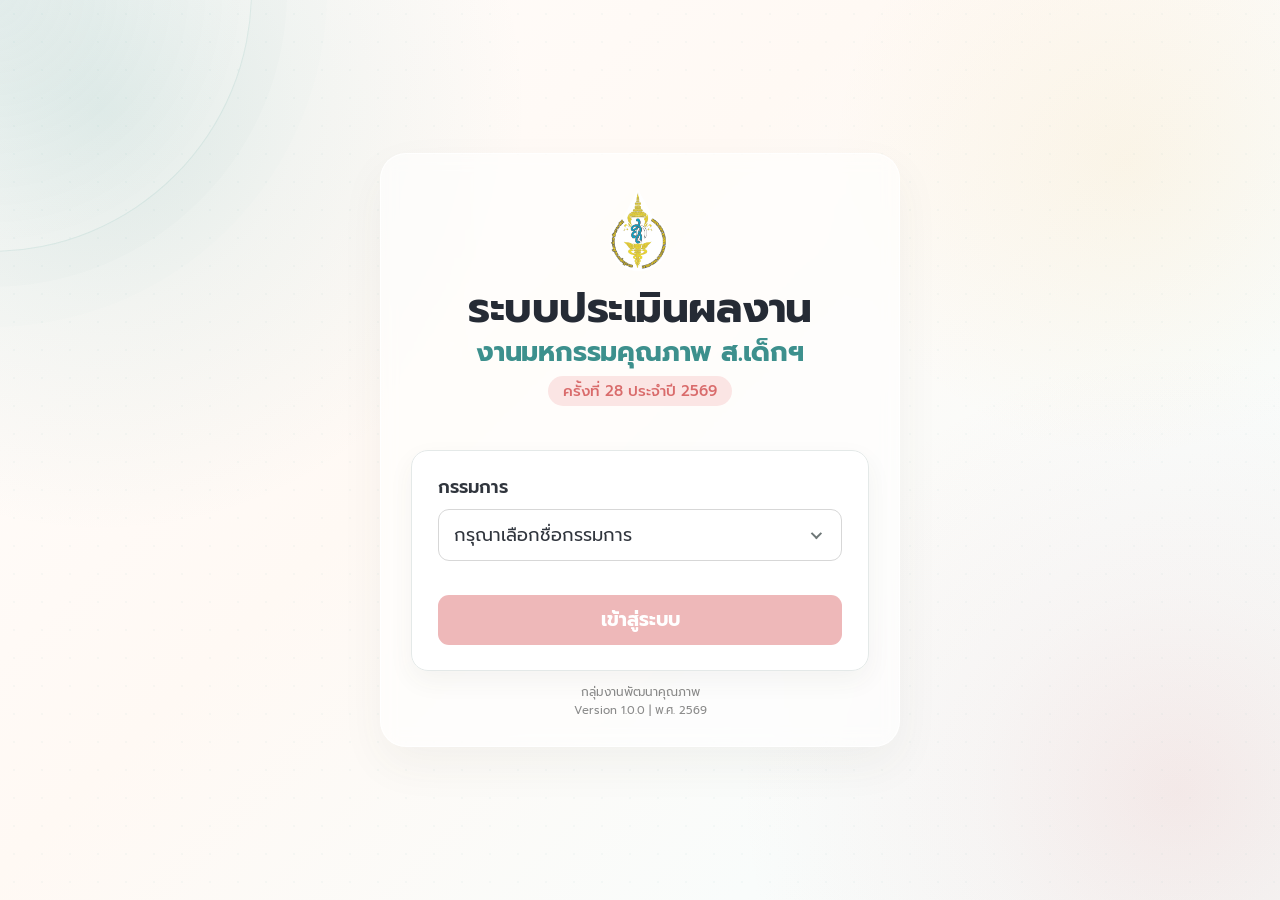
<file: index.html>
<!DOCTYPE html>
<html lang="th">

<head>

  <meta charset="UTF-8">

  <meta name="viewport" content="width=device-width, initial-scale=1, maximum-scale=1, user-scalable=no">

  <title>ระบบประเมินผลงาน มหกรรมคุณภาพ ส.เด็ก</title>


  <!-- ================= GOOGLE FONT ================= -->

  <link rel="preconnect" href="https://fonts.googleapis.com">

  <link
    rel="preconnect"
    href="https://fonts.googleapis.com"
    crossorigin
  >

  <link
    href="https://fonts.googleapis.com/css2?family=Prompt:wght@300;400;500;600;700&display=swap"
    rel="stylesheet"
  >


  <!-- ================= CSS ================= -->

  <link
    rel="stylesheet"
    href="./assets/css/base.css"
  >

  <!-- Global Background -->
  <link
    rel="stylesheet"
    href="./assets/css/background.css"
  >

  <!-- Login -->
  <link
    rel="stylesheet"
    href="./assets/css/login.css"
  >

</head>


<body class="app-page">


  <!-- =====================================================
       GLOBAL BACKGROUND
       ใช้ร่วมกันทุกหน้าของระบบ
       ===================================================== -->

  <div
    class="global-background"
    aria-hidden="true"
  ></div>


  <!-- =====================================================
       APPLICATION
       ===================================================== -->

  <div id="app">


    <!-- ================= LOGIN PAGE ================= -->

    <main class="login-page">


      <div class="login-content">


        <!-- ================= LOGO ================= -->

        <div class="login-logo-wrap">

          <img
            src="./assets/images/Logo QSNICH พื้นขาว.png"
            alt="โลโก้โรงพยาบาล"
            class="login-logo"
          >

        </div>


        <!-- ================= SYSTEM TITLE ================= -->

<div class="login-title">

  <h1>
    ระบบประเมินผลงาน
  </h1>

  <div class="login-event">

    <h2 class="login-event-name">
      งานมหกรรมคุณภาพ ส.เด็กฯ
    </h2>

    <div class="login-event-number">
      ครั้งที่ 28 ประจำปี 2569
    </div>

  </div>

</div>


        <!-- ================= LOGIN PANEL ================= -->

        <section class="login-panel">


          <div class="login-form">


            <label
              for="judgeSelect"
              class="form-label"
            >
              กรรมการ
            </label>


            <!-- ================= CUSTOM DROPDOWN ================= -->

            <div
              class="custom-select"
              id="judgeDropdown"
            >


              <button
                type="button"
                class="custom-select-trigger"
                id="judgeDropdownTrigger"
                aria-haspopup="listbox"
                aria-expanded="false"
              >

                <span id="judgeSelectedText">
                  กรุณาเลือกชื่อกรรมการ
                </span>


                <span class="custom-select-arrow">

                  <span></span>

                </span>

              </button>


              <div
                class="custom-select-menu"
                id="judgeDropdownMenu"
                role="listbox"
              >

                <!--
                  JavaScript จะสร้าง
                  รายชื่อกรรมการตรงนี้
                -->

              </div>


            </div>


            <!-- ================= ERROR ================= -->

            <div
              id="loginError"
              class="form-error"
              aria-live="polite"
            ></div>


            <!-- ================= LOGIN BUTTON ================= -->

            <button
              id="loginButton"
              class="login-button"
              type="button"
              disabled
            >

              เข้าสู่ระบบ

            </button>


          </div>


        </section>


        <!-- ================= FOOTER ================= -->

        <div class="login-footer">


          <span>
            กลุ่มงานพัฒนาคุณภาพ
          </span>


          <span class="footer-year">
            Version 1.0.0 | พ.ศ. 2569
          </span>


        </div>


      </div>


    </main>


  </div>


  <!-- =====================================================
       JAVASCRIPT
       ===================================================== -->

  <script src="./assets/js/config.js"></script>

  <script src="./assets/js/app.js"></script>


</body>

</html>
</file>
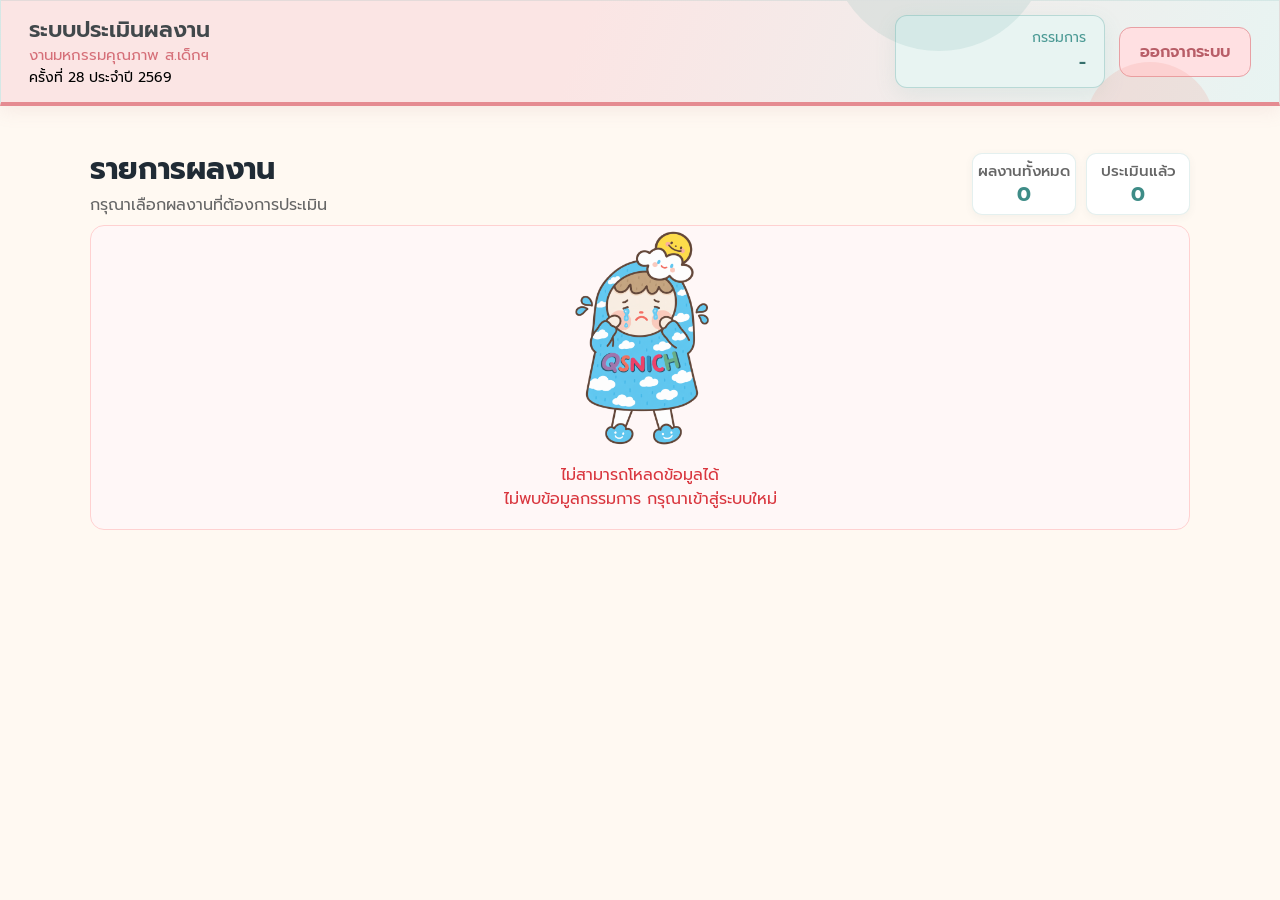
<file: category.html>
<!DOCTYPE html>
<html lang="th">

<head>

    <meta charset="UTF-8">

    <meta name="viewport" content="width=device-width, initial-scale=1, maximum-scale=1, user-scalable=no">

    <title>
        ระบบประเมินผลงาน มหกรรมคุณภาพ ส.เด็ก
    </title>


    <!-- ================= GOOGLE FONT ================= -->

    <link rel="preconnect" href="https://fonts.googleapis.com">

    <link rel="preconnect" href="https://fonts.googleapis.com" crossorigin>

    <link href="https://fonts.googleapis.com/css2?family=Prompt:wght@300;400;500;600;700&display=swap" rel="stylesheet">

    <!-- ================= CSS ================= -->

    <script>
        const DEV_VERSION = "1.1.11";

        document.write(
            '<link rel="stylesheet" href="./assets/css/base.css?v=' +
            DEV_VERSION +
            '">'
        );

        document.write(
            '<link rel="stylesheet" href="./assets/css/background.css?v=' +
            DEV_VERSION +
            '">'
        );

        document.write(
            '<link rel="stylesheet" href="./assets/css/category.css?v=' +
            DEV_VERSION +
            '">'
        );
    </script>

</head>


<body class="app-page">


    <div id="app">


        <!-- ==========================================
             CATEGORY PAGE
             ========================================== -->

        <main class="category-page">


            <div class="category-content">


                <!-- ======================================
                     HEADER
                     ====================================== -->

                <header class="category-header">

                    <div class="category-header-left">

                        <div class="category-header-text">

                            <div class="category-system-name">
                                ระบบประเมินผลงาน
                            </div>

                            <div class="category-event-name">
                                งานมหกรรมคุณภาพ ส.เด็กฯ
                            </div>

                            <div class="category-event-year">
                                ครั้งที่ 28 ประจำปี 2569
                            </div>

                        </div>

                    </div>


                    <div class="category-header-right">

                        <div class="category-judge">

                            <span class="category-judge-label">
                                กรรมการ
                            </span>

                            <span id="judgeName" class="category-judge-name">
                                -
                            </span>

                        </div>


                        <button type="button" id="logoutButton" class="category-logout-button">
                            ออกจากระบบ
                        </button>

                    </div>

                </header>


                <!-- ======================================
                     WORKS HEADER
                     ====================================== -->

                <div class="works-header">


                    <!-- ===============================
                         ฝั่งซ้าย
                         =============================== -->

                    <div class="works-header-text">

                        <h1>
                            รายการผลงาน
                        </h1>

                        <p>
                            กรุณาเลือกผลงานที่ต้องการประเมิน
                        </p>

                    </div>


                    <!-- ===============================
                         ฝั่งขวา
                         =============================== -->

                    <section class="category-summary">

                        <div class="summary-cards">


                            <!-- ผลงานทั้งหมด -->

                            <div class="summary-card">

                                <span class="summary-label">
                                    ผลงานทั้งหมด
                                </span>

                                <strong id="workCount" class="summary-value">
                                    0
                                </strong>

                            </div>


                            <!-- ประเมินแล้ว -->

                            <div class="summary-card">

                                <span class="summary-label">
                                    ประเมินแล้ว
                                </span>

                                <strong id="evaluatedCount" class="summary-value">
                                    0
                                </strong>

                            </div>


                        </div>

                    </section>


                </div>


                <!-- ======================================
                     LOADING
                     ====================================== -->

                <section id="categoryLoading" class="category-loading" hidden>

                    <img src="./assets/images/qsnich-running.png" alt="กำลังโหลด" class="category-loading-character">

                    <div class="category-loading-title">
                        กำลังโหลดรายชื่อผลงาน...
                    </div>

                    <div class="category-loading-text">
                        โปรดรอสักครู่
                    </div>

                </section>


                <!-- ======================================
                     WORK LIST
                     ====================================== -->

                <section id="workList" class="work-list">

                    <!-- JavaScript จะสร้างรายการผลงานตรงนี้ -->

                </section>


                <!-- ======================================
                     EMPTY
                     ====================================== -->

                <section id="emptyState" class="empty-state" hidden>

                    <div class="empty-icon">
                        ✓
                    </div>

                    <h2>
                        ไม่มีผลงานที่ได้รับมอบหมาย
                    </h2>

                    <p>
                        ขณะนี้ยังไม่มีรายการผลงานสำหรับกรรมการท่านนี้
                    </p>

                </section>


            </div>


        </main>


    </div>


    <!-- ================= JS ================= -->

    <script>
        document.write(
            '<script src="./assets/js/config.js?v=' +
            DEV_VERSION +
            '"><\/script>'
        );
    </script>

    <script>
        document.write(
            '<script src="./assets/js/category.js?v=' +
            DEV_VERSION +
            '"><\/script>'
        );
    </script>

</body>

</html>
</file>
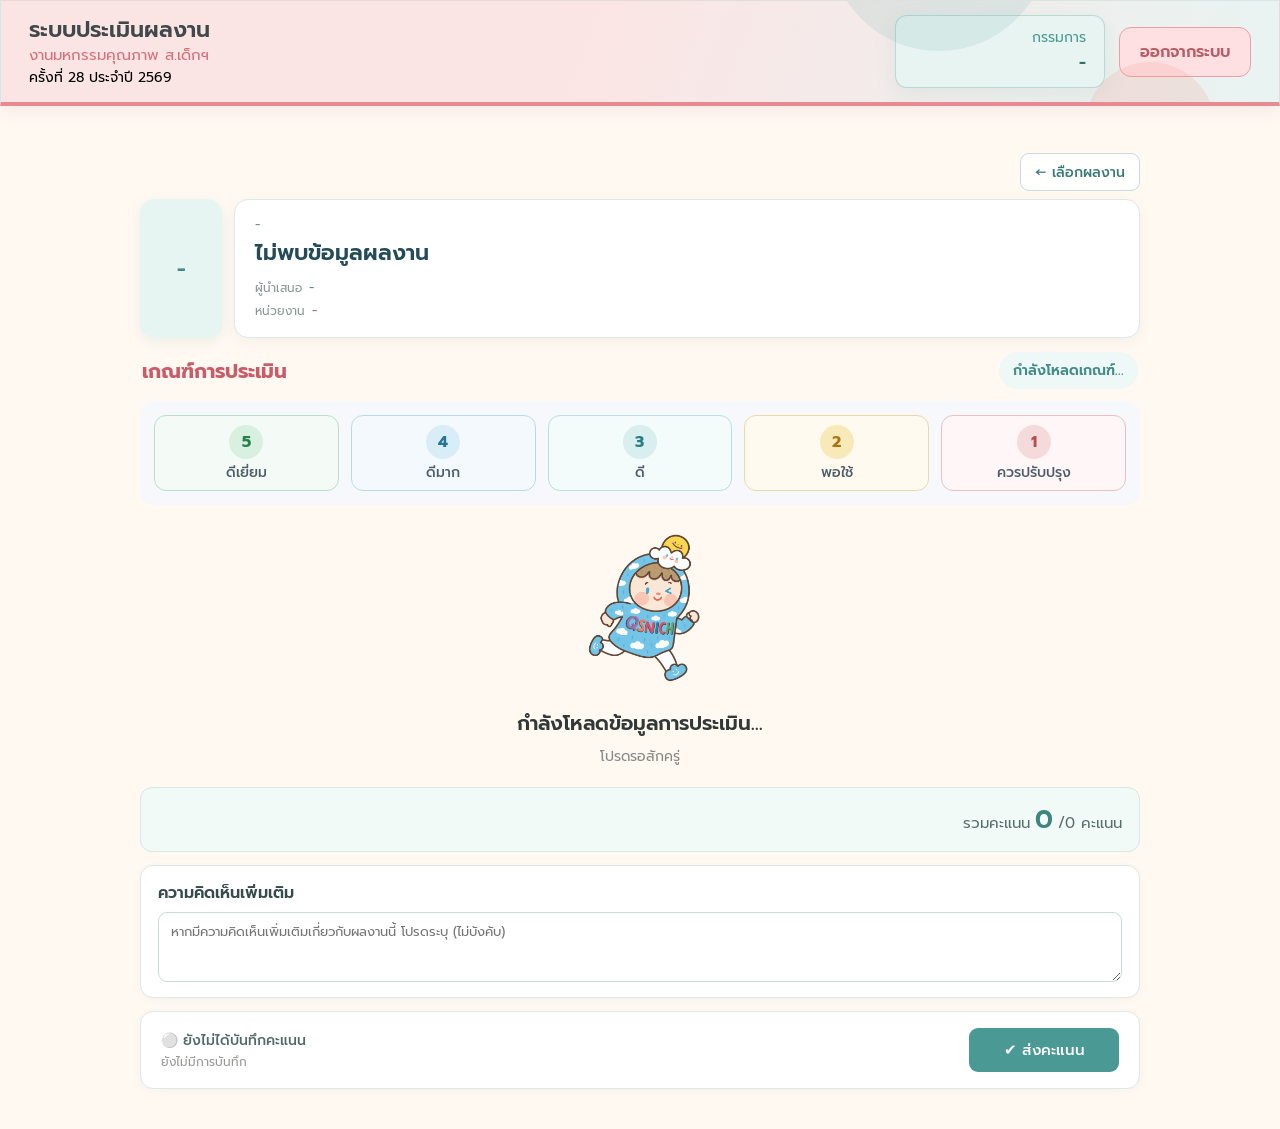
<file: evaluation.html>
<!DOCTYPE html>
<html lang="th">

<head>

    <meta charset="UTF-8">

    <meta name="viewport" content="width=device-width, initial-scale=1, maximum-scale=1, user-scalable=no">

    <title>ระบบประเมินผลงาน</title>


    <!-- =================================================
         FONT
         ================================================= -->

    <link rel="preconnect" href="https://fonts.googleapis.com">

    <link rel="preconnect" href="https://fonts.gstatic.com" crossorigin>

    <link href="https://fonts.googleapis.com/css2?family=Prompt:wght@300;400;500;600;700&display=swap" rel="stylesheet">


    <!-- =================================================
         CSS
         ================================================= -->

    <link rel="stylesheet" href="./assets/css/base.css">

    <link rel="stylesheet" href="./assets/css/background.css">

    <link rel="stylesheet" href="./assets/css/category.css">

    <link rel="stylesheet" href="./assets/css/evaluation.css">

</head>


<body class="app-page">


    <div id="app">


        <main class="evaluation-page">


            <div class="evaluation-content">


                <!-- =================================================
         TOPBAR
         ================================================= -->

                <header class="category-header">

                    <div class="category-header-left">

                        <div class="category-header-text">

                            <div class="category-system-name">
                                ระบบประเมินผลงาน
                            </div>

                            <div class="category-event-name">
                                งานมหกรรมคุณภาพ ส.เด็กฯ
                            </div>

                            <div class="category-event-year">
                                ครั้งที่ 28 ประจำปี 2569
                            </div>

                        </div>

                    </div>


                    <div class="category-header-right">

                        <div class="category-judge">

                            <span class="category-judge-label">
                                กรรมการ
                            </span>

                            <span id="judgeName" class="category-judge-name">
                                -
                            </span>

                        </div>


                        <button type="button" id="logoutButton" class="category-logout-button">
                            ออกจากระบบ
                        </button>

                    </div>

                </header>



                <!-- =================================================
         MAIN AREA
         ================================================= -->

                <div class="evaluation-main">


                    <!-- =================================================
             BACK BUTTON
             ================================================= -->

                    <div class="evaluation-back-row">

                        <button type="button" id="evaluationBackButton" class="evaluation-back-button">

                            <span class="back-icon">
                                ←
                            </span>

                            <span>
                                เลือกผลงาน
                            </span>

                        </button>

                    </div>



                    <!-- =================================================
             WORK SUMMARY
             ================================================= -->

                    <section class="evaluation-work-summary">


                        <!-- WORK ID -->

                        <div id="evaluationWorkId" class="evaluation-work-id-box">
                            -
                        </div>


                        <!-- WORK INFO -->

                        <div class="evaluation-work-info">


                            <!-- CATEGORY -->

                            <div id="evaluationCategory" class="evaluation-category">
                                -
                            </div>


                            <!-- TITLE -->

                            <div id="evaluationWorkTitle" class="evaluation-work-title">
                                -
                            </div>


                            <!-- PRESENTER -->

                            <div class="evaluation-work-meta">

                                <div class="evaluation-meta-label">
                                    ผู้นำเสนอ
                                </div>

                                <div id="evaluationPresenter" class="evaluation-presenter">
                                    -
                                </div>

                            </div>


                            <!-- DEPARTMENT -->

                            <div class="evaluation-work-meta">

                                <div class="evaluation-meta-label">
                                    หน่วยงาน
                                </div>

                                <div id="evaluationDepartment" class="evaluation-department">
                                    -
                                </div>

                            </div>


                        </div>

                    </section>

                    <!-- =================================================
     CRITERIA SECTION
     ================================================= -->

                    <section class="evaluation-section">

                        <div class="evaluation-section-header">

                            <h2>
                                เกณฑ์การประเมิน
                            </h2>

                            <div id="criteriaProgress" class="criteria-progress-summary">
                                กำลังโหลดเกณฑ์...
                            </div>

                        </div>


                        <!-- =================================================
         SCORE SCALE GUIDE
         ================================================= -->

                        <div class="evaluation-scale-guide">

                            <div class="evaluation-scale-item">

                                <strong>
                                    5
                                </strong>

                                <span>
                                    ดีเยี่ยม
                                </span>

                            </div>


                            <div class="evaluation-scale-item">

                                <strong>
                                    4
                                </strong>

                                <span>
                                    ดีมาก
                                </span>

                            </div>


                            <div class="evaluation-scale-item">

                                <strong>
                                    3
                                </strong>

                                <span>
                                    ดี
                                </span>

                            </div>


                            <div class="evaluation-scale-item">

                                <strong>
                                    2
                                </strong>

                                <span>
                                    พอใช้
                                </span>

                            </div>


                            <div class="evaluation-scale-item">

                                <strong>
                                    1
                                </strong>

                                <span>
                                    ควรปรับปรุง
                                </span>

                            </div>

                        </div>


                    </section>


                    <!-- =================================================
     CRITERIA LOADING
     ================================================= -->

                    <section id="criteriaLoading" class="evaluation-loading">

                        <img src="./assets/images/qsnich-running.png" alt="กำลังโหลด"
                            class="evaluation-loading-character">

                        <div class="evaluation-loading-title">
                            กำลังโหลดข้อมูลการประเมิน...
                        </div>

                        <div class="evaluation-loading-text">
                            โปรดรอสักครู่
                        </div>

                    </section>


                    <!-- =================================================
     CRITERIA CONTAINER
     ================================================= -->

                    <div id="criteriaContainer" class="evaluation-criteria" style="display: none;"></div>


                    <!-- =================================================
             TOTAL
             ================================================= -->

                    <section class="evaluation-total">

                        <span>
                            รวมคะแนน
                        </span>

                        <strong id="totalScore">
                            0
                        </strong>

                        <span id="totalScoreMax">
                            /0 คะแนน
                        </span>

                    </section>



                    <!-- =================================================
             COMMENT
             ================================================= -->

                    <section class="evaluation-comment">

                        <div class="evaluation-comment-header">

                            <h2>
                                ความคิดเห็นเพิ่มเติม
                            </h2>

                        </div>


                        <textarea id="scoreComment"
                            placeholder="หากมีความคิดเห็นเพิ่มเติมเกี่ยวกับผลงานนี้ โปรดระบุ (ไม่บังคับ)"></textarea>

                    </section>



                    <!-- =================================================
     SAVE
     ================================================= -->

                    <section class="evaluation-save">


                        <div class="evaluation-save-top">


                            <div>

                                <div id="saveStatus" class="save-status">
                                    ⚪ ยังไม่ได้บันทึกคะแนน
                                </div>


                                <div id="lastSavedTime" class="save-time">
                                    ยังไม่มีการบันทึก
                                </div>

                            </div>

                        </div>

                        <div class="evaluation-save-action">

                            <button type="button" id="finishScoreButton" class="evaluation-submit-button">
                                ✔ ส่งคะแนน
                            </button>

                        </div>


                    </section>


                </div>


            </div>


        </main>


        <!-- =====================================================
     SCORE CONFIRM MODAL
     ===================================================== -->

        <div id="scoreConfirmModal" class="score-modal" hidden>

            <div class="score-modal-backdrop" id="scoreModalBackdrop"></div>


            <div class="score-modal-card">

                <div class="score-modal-icon">
                    ✓
                </div>


                <h2>
                    ยืนยันส่งคะแนน
                </h2>


                <div class="score-modal-question">
                    กรุณาตรวจสอบข้อมูลก่อนยืนยัน
                </div>


                <div class="score-modal-info">

                    <div class="score-modal-row">

                        <span>
                            กรรมการ
                        </span>

                        <strong id="confirmJudgeName">
                            -
                        </strong>

                    </div>


                    <div class="score-modal-row score-modal-total">

                        <span>
                            คะแนนรวม
                        </span>

                        <strong>

                            <span id="confirmTotalScore">
                                0
                            </span>

                            <span id="confirmTotalScoreMax">
                                / 40 คะแนน
                            </span>

                        </strong>

                    </div>

                </div>


                <div class="score-modal-warning">
                    <div>
                        เมื่อกดยืนยัน คะแนนจะถูกบันทึกทันที
                    </div>

                    <div>
                        หากต้องการแก้ไข สามารถกรอกคะแนนใหม่และส่งอีกครั้ง
                    </div>

                    <div>
                        โดยคะแนนที่ส่งเข้ามาล่าสุดจะถูกบันทึกแทนคะแนนเดิม
                    </div>
                </div>


                <div class="score-modal-actions">

                    <button type="button" id="cancelScoreButton" class="score-modal-cancel">
                        กลับไปแก้ไข
                    </button>


                    <button type="button" id="confirmScoreButton" class="score-modal-confirm">
                        ยืนยันส่งคะแนน
                    </button>

                </div>

            </div>

        </div>



        <!-- =================================================
     SCRIPT
     ================================================= -->

        <script src="./assets/js/config.js?v=1.1.12"></script>

        <script src="./assets/js/evaluation.js"></script>


</body>

</html>
</file>
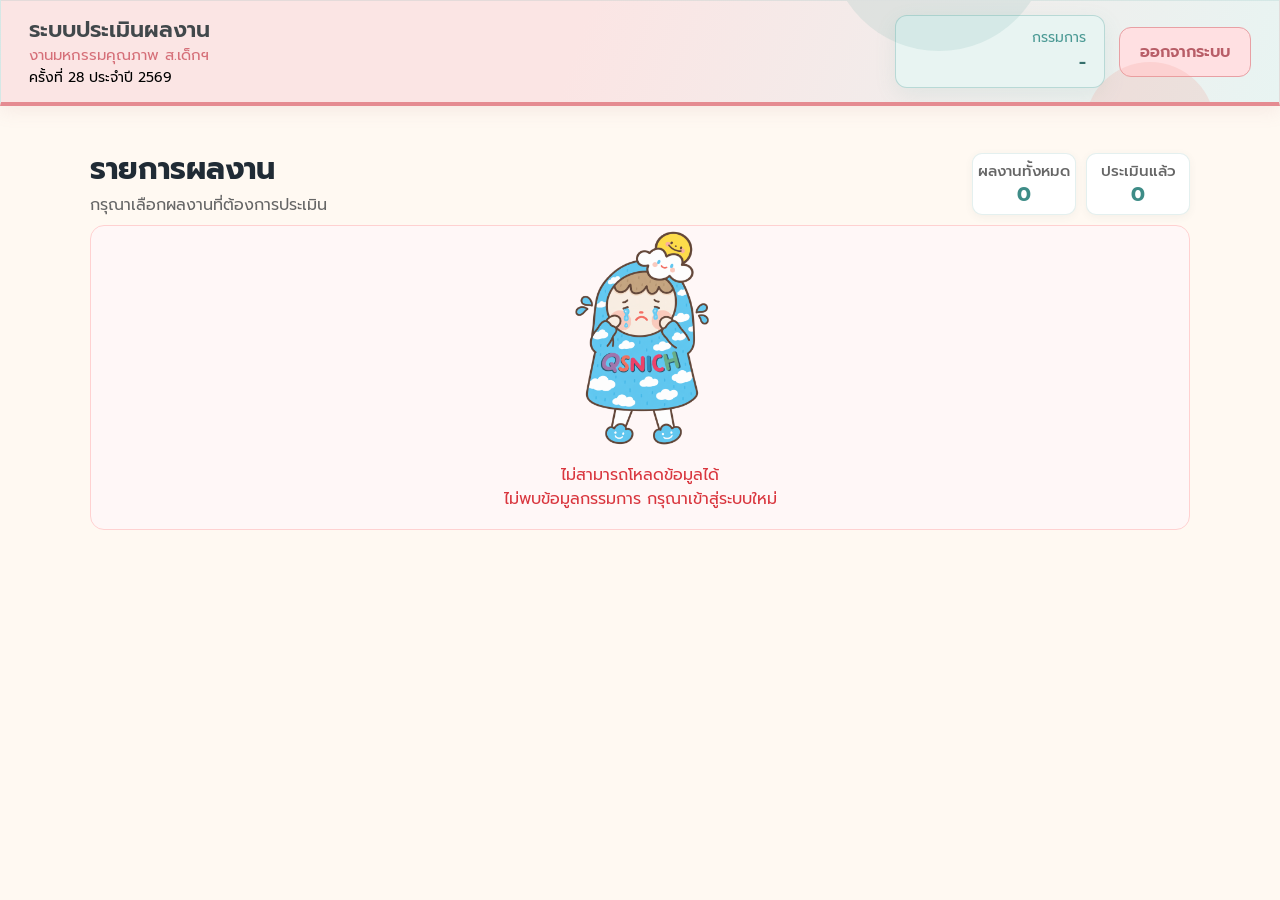
<file: public/category.html>
<!DOCTYPE html>
<html lang="th">

<head>

    <meta charset="UTF-8">

    <meta name="viewport" content="width=device-width, initial-scale=1, maximum-scale=1, user-scalable=no">

    <title>
        ระบบประเมินผลงาน มหกรรมคุณภาพ ส.เด็ก
    </title>


    <!-- ================= GOOGLE FONT ================= -->

    <link rel="preconnect" href="https://fonts.googleapis.com">

    <link rel="preconnect" href="https://fonts.googleapis.com" crossorigin>

    <link href="https://fonts.googleapis.com/css2?family=Prompt:wght@300;400;500;600;700&display=swap" rel="stylesheet">

    <!-- ================= CSS ================= -->

    <script>
        const DEV_VERSION = "1.1.15";

        document.write(
            '<link rel="stylesheet" href="./assets/css/base.css?v=' +
            DEV_VERSION +
            '">'
        );

        document.write(
            '<link rel="stylesheet" href="./assets/css/background.css?v=' +
            DEV_VERSION +
            '">'
        );

        document.write(
            '<link rel="stylesheet" href="./assets/css/category.css?v=' +
            DEV_VERSION +
            '">'
        );
    </script>

</head>


<body class="app-page">


    <div id="app">


        <!-- ==========================================
             CATEGORY PAGE
             ========================================== -->

        <main class="category-page">


            <div class="category-content">


                <!-- ======================================
                     HEADER
                     ====================================== -->

                <header class="category-header">

                    <div class="category-header-left">

                        <div class="category-header-text">

                            <div class="category-system-name">
                                ระบบประเมินผลงาน
                            </div>

                            <div class="category-event-name">
                                งานมหกรรมคุณภาพ ส.เด็กฯ
                            </div>

                            <div class="category-event-year">
                                ครั้งที่ 28 ประจำปี 2569
                            </div>

                        </div>

                    </div>


                    <div class="category-header-right">

                        <div class="category-judge">

                            <span class="category-judge-label">
                                กรรมการ
                            </span>

                            <span id="judgeName" class="category-judge-name">
                                -
                            </span>

                        </div>


                        <button type="button" id="logoutButton" class="category-logout-button">
                            ออกจากระบบ
                        </button>

                    </div>

                </header>


                <!-- ======================================
                     WORKS HEADER
                     ====================================== -->

                <div class="works-header">


                    <!-- ===============================
                         ฝั่งซ้าย
                         =============================== -->

                    <div class="works-header-text">

                        <h1>
                            รายการผลงาน
                        </h1>

                        <p>
                            กรุณาเลือกผลงานที่ต้องการประเมิน
                        </p>

                    </div>


                    <!-- ===============================
                         ฝั่งขวา
                         =============================== -->

                    <section class="category-summary">

                        <div class="summary-cards">


                            <!-- ผลงานทั้งหมด -->

                            <div class="summary-card">

                                <span class="summary-label">
                                    ผลงานทั้งหมด
                                </span>

                                <strong id="workCount" class="summary-value">
                                    0
                                </strong>

                            </div>


                            <!-- ประเมินแล้ว -->

                            <div class="summary-card">

                                <span class="summary-label">
                                    ประเมินแล้ว
                                </span>

                                <strong id="evaluatedCount" class="summary-value">
                                    0
                                </strong>

                            </div>


                        </div>

                    </section>


                </div>


                <!-- ======================================
                     LOADING
                     ====================================== -->

                <section id="categoryLoading" class="category-loading" hidden>

                    <img src="./assets/images/qsnich-running.png" alt="กำลังโหลด" class="category-loading-character">

                    <div class="category-loading-title">
                        กำลังโหลดรายชื่อผลงาน...
                    </div>

                    <div class="category-loading-text">
                        โปรดรอสักครู่
                    </div>

                </section>


                <!-- ======================================
                     WORK LIST
                     ====================================== -->

                <section id="workList" class="work-list">

                    <!-- JavaScript จะสร้างรายการผลงานตรงนี้ -->

                </section>


                <!-- ======================================
                     EMPTY
                     ====================================== -->

                <section id="emptyState" class="empty-state" hidden>

                    <div class="empty-icon">
                        ✓
                    </div>

                    <h2>
                        ไม่มีผลงานที่ได้รับมอบหมาย
                    </h2>

                    <p>
                        ขณะนี้ยังไม่มีรายการผลงานสำหรับกรรมการท่านนี้
                    </p>

                </section>


            </div>


        </main>


    </div>


    <!-- ================= JS ================= -->

    <script>
        document.write(
            '<script src="./assets/js/config.js?v=' +
            DEV_VERSION +
            '"><\/script>'
        );
    </script>

    <script>
        document.write(
            '<script src="./assets/js/category.js?v=' +
            DEV_VERSION +
            '"><\/script>'
        );
    </script>

</body>

</html>
</file>
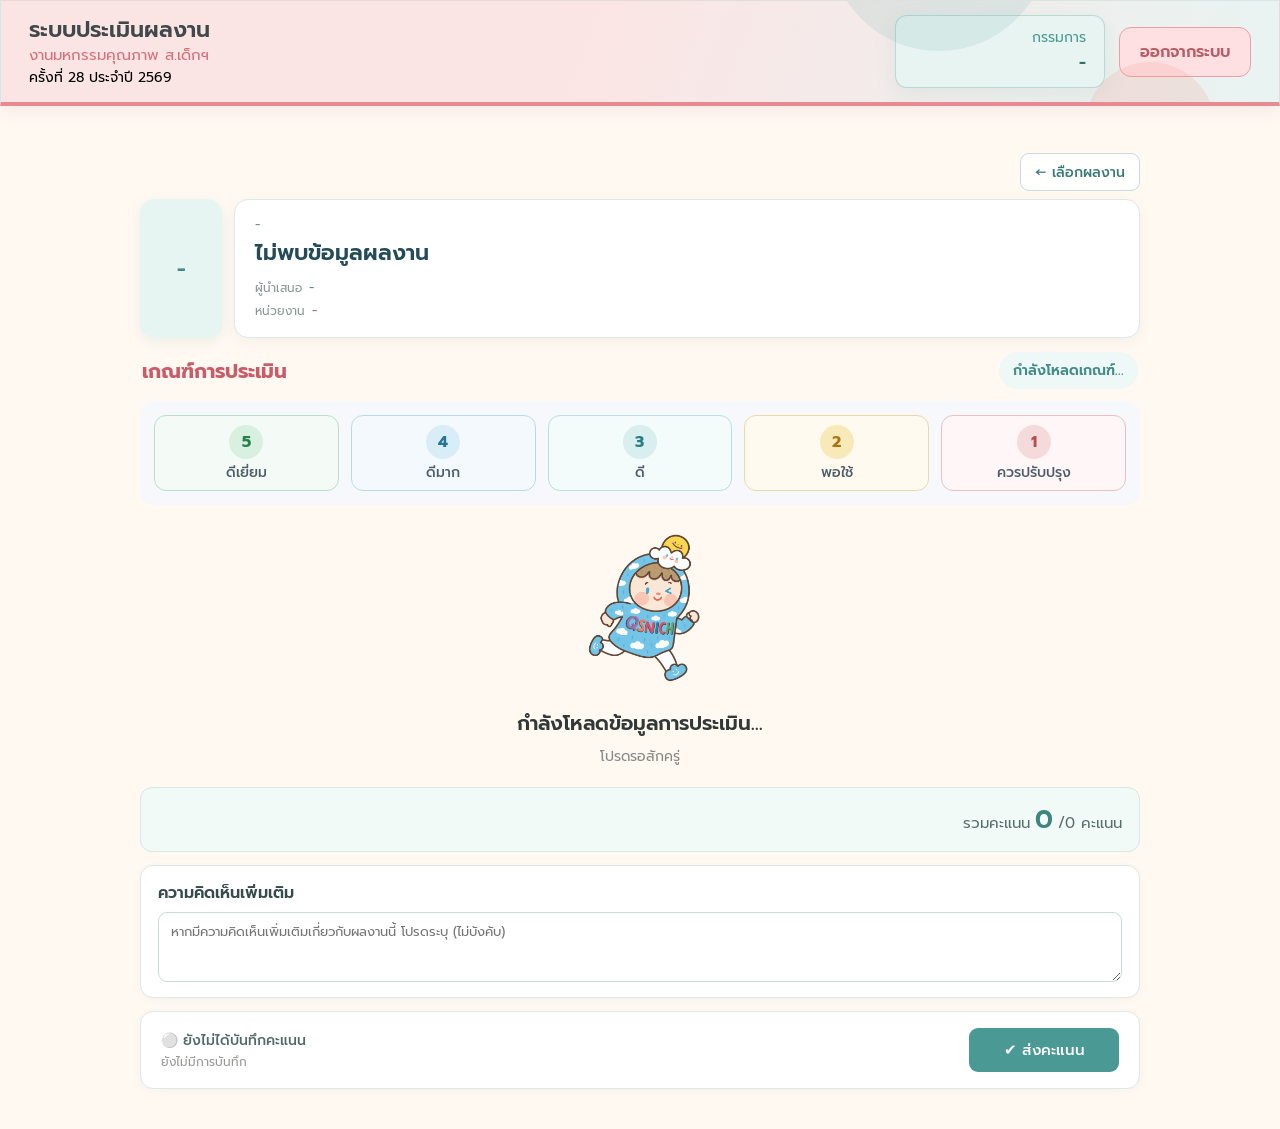
<file: public/evaluation.html>
<!DOCTYPE html>
<html lang="th">

<head>

    <meta charset="UTF-8">

    <meta name="viewport" content="width=device-width, initial-scale=1, maximum-scale=1, user-scalable=no">

    <title>ระบบประเมินผลงาน</title>


    <!-- =================================================
         FONT
         ================================================= -->

    <link rel="preconnect" href="https://fonts.googleapis.com">

    <link rel="preconnect" href="https://fonts.gstatic.com" crossorigin>

    <link href="https://fonts.googleapis.com/css2?family=Prompt:wght@300;400;500;600;700&display=swap" rel="stylesheet">


    <!-- =================================================
         CSS
         ================================================= -->

    <link rel="stylesheet" href="./assets/css/base.css">

    <link rel="stylesheet" href="./assets/css/background.css">

    <link rel="stylesheet" href="./assets/css/category.css">

    <link rel="stylesheet" href="./assets/css/evaluation.css">

</head>


<body class="app-page">


    <div id="app">


        <main class="evaluation-page">


            <div class="evaluation-content">


                <!-- =================================================
         TOPBAR
         ================================================= -->

                <header class="category-header">

                    <div class="category-header-left">

                        <div class="category-header-text">

                            <div class="category-system-name">
                                ระบบประเมินผลงาน
                            </div>

                            <div class="category-event-name">
                                งานมหกรรมคุณภาพ ส.เด็กฯ
                            </div>

                            <div class="category-event-year">
                                ครั้งที่ 28 ประจำปี 2569
                            </div>

                        </div>

                    </div>


                    <div class="category-header-right">

                        <div class="category-judge">

                            <span class="category-judge-label">
                                กรรมการ
                            </span>

                            <span id="judgeName" class="category-judge-name">
                                -
                            </span>

                        </div>


                        <button type="button" id="logoutButton" class="category-logout-button">
                            ออกจากระบบ
                        </button>

                    </div>

                </header>



                <!-- =================================================
         MAIN AREA
         ================================================= -->

                <div class="evaluation-main">


                    <!-- =================================================
             BACK BUTTON
             ================================================= -->

                    <div class="evaluation-back-row">

                        <button type="button" id="evaluationBackButton" class="evaluation-back-button">

                            <span class="back-icon">
                                ←
                            </span>

                            <span>
                                เลือกผลงาน
                            </span>

                        </button>

                    </div>



                    <!-- =================================================
             WORK SUMMARY
             ================================================= -->

                    <section class="evaluation-work-summary">


                        <!-- WORK ID -->

                        <div id="evaluationWorkId" class="evaluation-work-id-box">
                            -
                        </div>


                        <!-- WORK INFO -->

                        <div class="evaluation-work-info">


                            <!-- CATEGORY -->

                            <div id="evaluationCategory" class="evaluation-category">
                                -
                            </div>


                            <!-- TITLE -->

                            <div id="evaluationWorkTitle" class="evaluation-work-title">
                                -
                            </div>


                            <!-- PRESENTER -->

                            <div class="evaluation-work-meta">

                                <div class="evaluation-meta-label">
                                    ผู้นำเสนอ
                                </div>

                                <div id="evaluationPresenter" class="evaluation-presenter">
                                    -
                                </div>

                            </div>


                            <!-- DEPARTMENT -->

                            <div class="evaluation-work-meta">

                                <div class="evaluation-meta-label">
                                    หน่วยงาน
                                </div>

                                <div id="evaluationDepartment" class="evaluation-department">
                                    -
                                </div>

                            </div>


                        </div>

                    </section>

                    <!-- =================================================
     CRITERIA SECTION
     ================================================= -->

                    <section class="evaluation-section">

                        <div class="evaluation-section-header">

                            <h2>
                                เกณฑ์การประเมิน
                            </h2>

                            <div id="criteriaProgress" class="criteria-progress-summary">
                                กำลังโหลดเกณฑ์...
                            </div>

                        </div>


                        <!-- =================================================
         SCORE SCALE GUIDE
         ================================================= -->

                        <div class="evaluation-scale-guide">

                            <div class="evaluation-scale-item">

                                <strong>
                                    5
                                </strong>

                                <span>
                                    ดีเยี่ยม
                                </span>

                            </div>


                            <div class="evaluation-scale-item">

                                <strong>
                                    4
                                </strong>

                                <span>
                                    ดีมาก
                                </span>

                            </div>


                            <div class="evaluation-scale-item">

                                <strong>
                                    3
                                </strong>

                                <span>
                                    ดี
                                </span>

                            </div>


                            <div class="evaluation-scale-item">

                                <strong>
                                    2
                                </strong>

                                <span>
                                    พอใช้
                                </span>

                            </div>


                            <div class="evaluation-scale-item">

                                <strong>
                                    1
                                </strong>

                                <span>
                                    ควรปรับปรุง
                                </span>

                            </div>

                        </div>


                    </section>


                    <!-- =================================================
     CRITERIA LOADING
     ================================================= -->

                    <section id="criteriaLoading" class="evaluation-loading">

                        <img src="./assets/images/qsnich-running.png" alt="กำลังโหลด"
                            class="evaluation-loading-character">

                        <div class="evaluation-loading-title">
                            กำลังโหลดข้อมูลการประเมิน...
                        </div>

                        <div class="evaluation-loading-text">
                            โปรดรอสักครู่
                        </div>

                    </section>


                    <!-- =================================================
     CRITERIA CONTAINER
     ================================================= -->

                    <div id="criteriaContainer" class="evaluation-criteria" style="display: none;"></div>


                    <!-- =================================================
             TOTAL
             ================================================= -->

                    <section class="evaluation-total">

                        <span>
                            รวมคะแนน
                        </span>

                        <strong id="totalScore">
                            0
                        </strong>

                        <span id="totalScoreMax">
                            /0 คะแนน
                        </span>

                    </section>



                    <!-- =================================================
             COMMENT
             ================================================= -->

                    <section class="evaluation-comment">

                        <div class="evaluation-comment-header">

                            <h2>
                                ความคิดเห็นเพิ่มเติม
                            </h2>

                        </div>


                        <textarea id="scoreComment"
                            placeholder="หากมีความคิดเห็นเพิ่มเติมเกี่ยวกับผลงานนี้ โปรดระบุ (ไม่บังคับ)"></textarea>

                    </section>



                    <!-- =================================================
     SAVE
     ================================================= -->

                    <section class="evaluation-save">


                        <div class="evaluation-save-top">


                            <div>

                                <div id="saveStatus" class="save-status">
                                    ⚪ ยังไม่ได้บันทึกคะแนน
                                </div>


                                <div id="lastSavedTime" class="save-time">
                                    ยังไม่มีการบันทึก
                                </div>

                            </div>

                        </div>

                        <div class="evaluation-save-action">

                            <button type="button" id="finishScoreButton" class="evaluation-submit-button">
                                ✔ ส่งคะแนน
                            </button>

                        </div>


                    </section>


                </div>


            </div>


        </main>


        <!-- =====================================================
     SCORE CONFIRM MODAL
     ===================================================== -->

        <div id="scoreConfirmModal" class="score-modal" hidden>

            <div class="score-modal-backdrop" id="scoreModalBackdrop"></div>


            <div class="score-modal-card">

                <div class="score-modal-icon">
                    ✓
                </div>


                <h2>
                    ยืนยันส่งคะแนน
                </h2>


                <div class="score-modal-question">
                    กรุณาตรวจสอบข้อมูลก่อนยืนยัน
                </div>


                <div class="score-modal-info">

                    <div class="score-modal-row">

                        <span>
                            กรรมการ
                        </span>

                        <strong id="confirmJudgeName">
                            -
                        </strong>

                    </div>


                    <div class="score-modal-row score-modal-total">

                        <span>
                            คะแนนรวม
                        </span>

                        <strong>

                            <span id="confirmTotalScore">
                                0
                            </span>

                            <span id="confirmTotalScoreMax">
                                / 40 คะแนน
                            </span>

                        </strong>

                    </div>

                </div>


                <div class="score-modal-warning">
                    <div>
                        เมื่อกดยืนยัน คะแนนจะถูกบันทึกทันที
                    </div>

                    <div>
                        หากต้องการแก้ไข สามารถกรอกคะแนนใหม่และส่งอีกครั้ง
                    </div>

                    <div>
                        โดยคะแนนที่ส่งเข้ามาล่าสุดจะถูกบันทึกแทนคะแนนเดิม
                    </div>
                </div>


                <div class="score-modal-actions">

                    <button type="button" id="cancelScoreButton" class="score-modal-cancel">
                        กลับไปแก้ไข
                    </button>


                    <button type="button" id="confirmScoreButton" class="score-modal-confirm">
                        ยืนยันส่งคะแนน
                    </button>

                </div>

            </div>

        </div>

        <div id="scoreNumpad" class="score-numpad" hidden>

            <button type="button" data-score="0">0</button>
            <button type="button" data-score="1">1</button>
            <button type="button" data-score="2">2</button>
            <button type="button" data-score="3">3</button>
            <button type="button" data-score="4">4</button>
            <button type="button" data-score="5">5</button>

        </div>


        <!-- =================================================
     SCRIPT
     ================================================= -->

        <script src="./assets/js/config.js?v=1.1.16"></script>

        <script src="./assets/js/evaluation.js?v=1.1.16"></script>


</body>

</html>
</file>
<file: assets/css/base.css>
* {
  box-sizing: border-box;
}

html,
body {
  margin: 0;
  padding: 0;
  width: 100%;
  min-height: 100%;
}

body {
  font-family: 'Prompt', sans-serif;
  background: #FFF9F2;
  color: #2F2F2F;
}

button,
input,
select,
textarea {
  font-family: inherit;
}

/* =====================================================
   iPAD / TOUCH DEVICE — LOCK PAGE PINCH ZOOM
   ยังเลื่อนหน้าได้ แต่ไม่ให้ pinch ทั้งเว็บ
   ===================================================== */

html,
body {
    touch-action: pan-x pan-y;
}


/* ส่วนดูโปสเตอร์เต็มจอ
   ให้ JS custom pinch ของเราจัดการเอง */

.work-file-modal.is-ipad-fullscreen
.work-file-poster {
    touch-action: none !important;
}
</file>
<file: assets/css/background.css>
/*
========================================================
ระบบประเมินผลงาน
Global Background Theme
Version : 2.0.0
========================================================
*/


/* ========================================================
   PAGE BASE
   ======================================================== */

.app-page {

  position: relative;

  min-height: 100vh;

  overflow-x: hidden;

}


/* ========================================================
   GLOBAL BACKGROUND
   ======================================================== */

.global-background {

  position: fixed;

  inset: 0;

  width: 100%;
  height: 100%;

  overflow: hidden;

  pointer-events: none;

  z-index: 0;

  background:

    radial-gradient(
      circle at 8% 12%,
      rgba(74, 153, 148, 0.16) 0%,
      rgba(74, 153, 148, 0.07) 14%,
      transparent 30%
    ),

    radial-gradient(
      circle at 92% 88%,
      rgba(217, 107, 107, 0.13) 0%,
      rgba(217, 107, 107, 0.05) 14%,
      transparent 31%
    ),

    radial-gradient(
      circle at 88% 18%,
      rgba(233, 179, 63, 0.09) 0%,
      transparent 22%
    ),

    linear-gradient(
      135deg,
      #FFFDFC 0%,
      #FFF9F4 40%,
      #F9FCFB 75%,
      #F6FBFA 100%
    );

}


/* ========================================================
   DOT PATTERN
   ======================================================== */

.global-background::before {

  content: "";

  position: absolute;

  inset: 0;

  background-image:

    radial-gradient(
      circle,
      rgba(74, 153, 148, 0.09) 1px,
      transparent 1px
    );

  background-size: 28px 28px;

  opacity: 0.45;

}


/* ========================================================
   DECORATIVE ORB
   ======================================================== */

.global-background::after {

  content: "";

  position: absolute;

  width: 520px;
  height: 520px;

  left: -270px;
  top: -270px;

  border-radius: 50%;

  border:
    1px solid
    rgba(74, 153, 148, 0.13);

  background:

    radial-gradient(
      circle,
      rgba(74, 153, 148, 0.08) 0%,
      rgba(74, 153, 148, 0.025) 42%,
      transparent 70%
    );

  box-shadow:

    0 0 0 35px
    rgba(74, 153, 148, 0.015),

    0 0 0 75px
    rgba(74, 153, 148, 0.010);

  animation:
    globalOrbMove
    16s
    ease-in-out
    infinite alternate;

}


/* ========================================================
   GLOBAL ANIMATION
   ======================================================== */

@keyframes globalOrbMove {

  0% {

    transform:
      translate3d(0, 0, 0)
      rotate(0deg);

  }

  100% {

    transform:
      translate3d(22px, 18px, 0)
      rotate(5deg);

  }

}


/* ========================================================
   APP CONTENT
   ======================================================== */

#app {

  position: relative;

  z-index: 1;

}


/* ========================================================
   REDUCED MOTION
   ======================================================== */

@media (prefers-reduced-motion: reduce) {

  .global-background::after {

    animation: none;

  }

}
</file>
<file: assets/css/login.css>
/* ========================================================
   LOGIN PAGE
   ระบบประเมินผลงาน V.2
   ======================================================== */


/* ========================================================
   PAGE
   ======================================================== */

.login-page {
  width: 100%;
  min-height: 100vh;
  min-height: 100dvh;

  display: flex;
  justify-content: center;
  align-items: center;

  box-sizing: border-box;

  padding: 32px 20px;

  font-family: 'Prompt', sans-serif;

  position: relative;
  overflow: hidden;
}


/* ========================================================
   MAIN CONTENT CARD
   การ์ดจางครอบเนื้อหาทั้งหมด
   ======================================================== */

.login-content {

  width: min(520px, 100%);

  margin: 0 auto;

  padding: 30px 34px 24px;

  box-sizing: border-box;

  text-align: center;

  position: relative;

  z-index: 2;

  background: rgba(255, 255, 255, 0.58);

  border: 1px solid rgba(255, 255, 255, 0.82);

  border-radius: 26px;

  box-shadow:
    0 18px 45px rgba(80, 70, 60, 0.055);

  backdrop-filter: blur(8px);

  animation:
    loginContentIn 0.7s cubic-bezier(.22, 1, .36, 1) both;

}


/* ========================================================
   LOGO
   ======================================================== */

.login-logo-wrap {

  display: flex;

  justify-content: center;

  align-items: center;

  margin-bottom: 10px;

  animation:
    loginItemIn 0.55s 0.05s cubic-bezier(.22, 1, .36, 1) both;

}


.login-logo {

  width: 82px;

  height: 82px;

  object-fit: contain;

  display: block;

  transition:
    transform 0.3s ease,
    filter 0.3s ease;

}


.login-logo:hover {

  transform:
    translateY(-2px) scale(1.02);

}


/* ========================================================
   EVENT
   ======================================================== */

.login-event {

  text-align: center;

  animation:
    loginItemIn 0.55s 0.10s cubic-bezier(.22, 1, .36, 1) both;

}


.login-event-name {

  margin: 0;

  color: #3D908D;

  font-size: 30px;

  line-height: 1.3;

  font-weight: 700;

  letter-spacing: -0.2px;

}


.login-event-number {

  display: inline-flex;

  align-items: center;

  justify-content: center;

  margin-top: 6px;

  padding: 4px 15px;

  border-radius: 999px;

  background: #FBE5E4;

  color: #D96B6B;

  font-size: 14px;

  line-height: 1.5;

  font-weight: 500;

  transition:
    transform 0.25s ease,
    box-shadow 0.25s ease;

}


.login-event-number:hover {

  transform:
    translateY(-1px);

  box-shadow:
    0 4px 12px rgba(217, 107, 107, 0.10);

}


/* ========================================================
   DIVIDER
   ======================================================== */

.login-divider {

  width: 105px;

  height: 16px;

  margin: 9px auto 10px;

  display: flex;

  justify-content: center;

  align-items: center;

  position: relative;

  animation:
    dividerIn 0.6s 0.18s ease both;

}


.login-divider::before {

  content: "";

  position: absolute;

  left: 0;

  right: 0;

  top: 50%;

  height: 1px;

  background: #E9DED4;

}


.login-divider-mark {

  width: 6px;
  height: 6px;

  border-radius: 50%;

  background: #E55B5B;

  position: relative;

  z-index: 2;

  box-shadow:
    11px 0 0 #E9B33F,
    22px 0 0 #4A9994;

  transform: translateX(-11px);

  transition:
    transform 0.3s ease;
}

.login-divider:hover .login-divider-mark {
  transform: translateX(-11px) scale(1.15);
}


/* ========================================================
   SYSTEM TITLE
   ======================================================== */

.login-title {

  text-align: center;

  animation:
    loginItemIn 0.55s 0.24s cubic-bezier(.22, 1, .36, 1) both;

}


.login-title h1 {

  margin: 0;

  color: #252B35;

  font-size: 42px;

  line-height: 1.25;

  font-weight: 700;

  letter-spacing: -0.5px;

}


.login-title p {

  margin: 7px 0 0;

  color: #777777;

  font-size: 17px;

  line-height: 1.5;

  font-weight: 400;

}


/* ========================================================
   LOGIN PANEL
   การ์ดขาวด้านใน
   ======================================================== */

.login-panel {

  width: 100%;

  box-sizing: border-box;

  margin-top: 20px;

  padding: 23px 26px 25px;

  background: rgba(255, 255, 255, 0.94);

  border: 1px solid #E4E9E8;

  border-radius: 17px;

  box-shadow:
    0 10px 26px rgba(80, 70, 60, 0.055);

  text-align: left;

  animation:
    panelIn 0.65s 0.30s cubic-bezier(.22, 1, .36, 1) both;

  transition:
    transform 0.3s ease,
    box-shadow 0.3s ease;

}


.login-panel:hover {

  transform:
    translateY(-1px);

  box-shadow:
    0 13px 30px rgba(80, 70, 60, 0.07);

}


/* ========================================================
   FORM
   ======================================================== */

.login-form {

  width: 100%;

}


.form-label {

  display: block;

  margin-bottom: 8px;

  color: #30353D;

  font-size: 17px;

  line-height: 1.5;

  font-weight: 600;

}


/* ========================================================
   SELECT
   ======================================================== */

.select-wrap {

  width: 100%;

}


.judge-select {

  width: 100%;

  height: 50px;

  box-sizing: border-box;

  padding: 0 15px;

  border: 1px solid #D7D7D7;

  border-radius: 11px;

  background-color: #FFFFFF;

  color: #30353D;

  font-family: 'Prompt', sans-serif;

  font-size: 17px;

  line-height: 1.5;

  font-weight: 400;

  outline: none;

  cursor: pointer;

  transition:
    border-color 0.25s ease,
    box-shadow 0.25s ease,
    background-color 0.25s ease,
    transform 0.2s ease;

}


.judge-select:hover {

  border-color:
    #B9D1CF;

  background-color:
    #FFFDFC;

}


.judge-select:focus {

  border-color: #4A9994;

  box-shadow:
    0 0 0 3px rgba(74, 153, 148, 0.10);

}


/* ========================================================
   ERROR
   ======================================================== */

.form-error {

  min-height: 18px;

  margin-top: 6px;

  color: #D9534F;

  font-size: 13px;

  line-height: 1.5;

  transition:
    opacity 0.25s ease,
    transform 0.25s ease;

}


/* ========================================================
   LOGIN BUTTON
   ======================================================== */

.login-button {

  width: 100%;

  height: 50px;

  margin-top: 10px;

  border: 0;

  border-radius: 11px;

  background: #E9A0A2;

  color: #FFFFFF;

  font-family: 'Prompt', sans-serif;

  font-size: 18px;

  line-height: 1.5;

  font-weight: 700;

  cursor: pointer;

  transition:
    background 0.25s ease,
    transform 0.15s ease,
    box-shadow 0.25s ease,
    opacity 0.25s ease;

}


.login-button:hover:not(:disabled) {

  background: #DF8F92;

  box-shadow:
    0 6px 16px rgba(210, 120, 125, 0.18);

  transform:
    translateY(-1px);

}


.login-button:active:not(:disabled) {

  transform:
    translateY(1px) scale(0.995);

  box-shadow:
    0 3px 8px rgba(210, 120, 125, 0.14);

}


.login-button:disabled {

  opacity: 0.75;

  cursor: not-allowed;

}


/* ========================================================
   LOADING
   ใช้ class="loading" บนปุ่มตอนกำลัง Login
   ======================================================== */

.login-button.loading {

  cursor: wait;

  pointer-events: none;

  position: relative;

}


.login-button.loading::after {

  content: "";

  display: inline-block;

  width: 15px;

  height: 15px;

  margin-left: 9px;

  vertical-align: -2px;

  border:
    2px solid rgba(255, 255, 255, 0.4);

  border-top-color:
    #FFFFFF;

  border-radius: 50%;

  animation:
    buttonSpin 0.7s linear infinite;

}


/* ========================================================
   FOOTER
   ======================================================== */

.login-footer {

  margin-top: 12px;

  display: flex;

  flex-direction: column;

  align-items: center;

  justify-content: center;

  gap: 1px;

  color: #8A8A8A;

  font-size: 12px;

  line-height: 1.5;

  font-weight: 400;

  animation:
    loginItemIn 0.55s 0.40s cubic-bezier(.22, 1, .36, 1) both;

}


.login-footer .footer-year {

  font-size: 0.95em;

}


/* ========================================================
   NOTEBOOK / DESKTOP
   ======================================================== */

@media (min-width: 1200px) {

  .login-content {

    width: 520px;

    padding: 32px 30px 26px;

  }


  .login-logo {

    width: 86px;

    height: 86px;

  }


  .login-event-name {

    font-size: 27px;

  }


  .login-event-number {

    font-size: 15px;

  }


  .login-title h1 {

    font-size: 42px;

  }


  .login-title p {

    font-size: 16px;

  }


  .form-label {

    font-size: 18px;

  }


  .judge-select {

    font-size: 18px;

  }


  .login-button {

    font-size: 19px;

  }

}


/* =========================================================
   iPad — แนวตั้ง
   ========================================================= */

@media (min-width: 768px) and (max-width: 1199px) and (orientation: portrait) {

.login-page {
  position: fixed;

  inset: 0;

  width: 100%;
  height: 100dvh;
  min-height: 0;

  display: flex;
  align-items: center;
  justify-content: center;

  margin: 0;
  padding: 20px;

  box-sizing: border-box;

  overflow: hidden;
}

  .login-content {
    width: min(520px, 90vw);
    max-width: 520px;

    margin: 0 auto;
    box-sizing: border-box;
  }

  .login-event-name {
    font-size: 28px;
  }

  .login-event-number {
    font-size: 14px;
  }

  .login-title h1 {
    font-size: 32px;
  }

  .login-title p {
    font-size: 15px;
  }

  .form-label {
    font-size: 15px;
  }

  .judge-select {
    font-size: 16px;
  }

  .login-button {
    font-size: 17px;
  }

  .login-footer {
    font-size: 11px;
  }
}


/* =========================================================
   iPad — แนวนอน
   ========================================================= */

@media (min-width: 768px) and (max-width: 1199px) and (orientation: landscape) {

.login-page {
    position: fixed;
    inset: 0;

    width: 100%;
    height: 100dvh;
    min-height: 0;

    display: flex;
    align-items: center;
    justify-content: center;

    margin: 0;
    padding: 0;

    box-sizing: border-box;
    overflow: hidden;
  }

  .login-content {
    width: min(520px, 90vw);
    max-width: 520px;

    margin: 0 auto;
    box-sizing: border-box;
  }

  .login-event-name {
    font-size: 28px;
  }

  .login-event-number {
    font-size: 14px;
  }

  .login-title h1 {
    font-size: 32px;
  }

  .login-title p {
    font-size: 15px;
  }

  .form-label {
    font-size: 15px;
  }

  .judge-select {
    font-size: 16px;
  }

  .login-button {
    font-size: 17px;
  }

  .login-footer {
    font-size: 11px;
  }
}


/* ========================================================
   MOBILE
   ======================================================== */

@media (max-width: 767px) {

  .login-page {

    min-height: 100svh;

    padding: 24px 16px;

  }


  .login-content {

    width: 100%;

    padding: 25px 18px 22px;

    border-radius: 22px;

  }


  .login-logo {

    width: 70px;

    height: 70px;

  }


  .login-logo-wrap {

    margin-bottom: 8px;

  }


  .login-event-name {

    font-size: 25px;

  }


  .login-event-number {

    margin-top: 5px;

    padding: 4px 13px;

    font-size: 13px;

  }


  .login-divider {

    width: 95px;

    margin: 8px auto 9px;

  }


  .login-title h1 {

    font-size: 26px;

  }


  .login-title p {

    margin-top: 6px;

    font-size: 14px;

  }


  .login-panel {

    margin-top: 18px;

    padding: 20px 18px 22px;

    border-radius: 15px;

  }


  .form-label {

    font-size: 16px;

  }


  .judge-select {

    height: 50px;

    font-size: 16px;

  }


  .login-button {

    height: 50px;

    font-size: 17px;

  }


  .login-footer {

    margin-top: 11px;

    font-size: 11px;

  }

}


/* ========================================================
   ANIMATIONS
   ======================================================== */

@keyframes loginPageFade {

  from {

    opacity: 0;

  }

  to {

    opacity: 1;

  }

}


@keyframes loginContentIn {

  from {

    opacity: 0;

    transform:
      translateY(14px) scale(0.985);

  }

  to {

    opacity: 1;

    transform:
      translateY(0) scale(1);

  }

}


@keyframes loginItemIn {

  from {

    opacity: 0;

    transform:
      translateY(9px);

  }

  to {

    opacity: 1;

    transform:
      translateY(0);

  }

}


@keyframes panelIn {

  from {

    opacity: 0;

    transform:
      translateY(13px);

  }

  to {

    opacity: 1;

    transform:
      translateY(0);

  }

}


@keyframes dividerIn {

  from {

    opacity: 0;

    transform:
      scaleX(0.65);

  }

  to {

    opacity: 1;

    transform:
      scaleX(1);

  }

}


@keyframes decorationFloat {

  0%,
  100% {

    transform:
      translate(0, 0);

  }

  50% {

    transform:
      translate(8px, 6px);

  }

}


@keyframes decorationFloatReverse {

  0%,
  100% {

    transform:
      translate(0, 0);

  }

  50% {

    transform:
      translate(-8px, -6px);

  }

}


@keyframes buttonSpin {

  to {

    transform:
      rotate(360deg);

  }

}


/* ========================================================
   REDUCED MOTION
   ======================================================== */

@media (prefers-reduced-motion: reduce) {

  .login-page,
  .login-content,
  .login-logo-wrap,
  .login-event,
  .login-divider,
  .login-title,
  .login-panel,
  .login-footer {

    animation: none;

  }


  .login-page::before,
  .login-page::after {

    animation: none;

  }


  .login-logo,
  .login-event-number,
  .login-panel,
  .judge-select,
  .login-button {

    transition: none;

  }

}

/* ========================================================
   ✨ MICRO INTERACTION
   ======================================================== */

.login-logo {

  transition:
    transform 0.35s cubic-bezier(.22, 1, .36, 1);

}


.login-logo:hover {

  transform:
    translateY(-3px) scale(1.025);

}


.login-event-number {

  transition:
    transform 0.25s ease,
    box-shadow 0.25s ease;

}


.login-event-number:hover {

  transform:
    translateY(-1px);

  box-shadow:
    0 5px 15px rgba(217, 107, 107, 0.12);

}


.login-panel {

  transition:
    transform 0.3s ease,
    box-shadow 0.3s ease;

}


.login-panel:hover {

  transform:
    translateY(-2px);

  box-shadow:
    0 14px 32px rgba(70, 65, 60, 0.075);

}


.judge-select {

  transition:
    border-color 0.25s ease,
    box-shadow 0.25s ease,
    background-color 0.25s ease;

}


.judge-select:focus {

  border-color:
    #4A9994;

  box-shadow:
    0 0 0 4px rgba(74, 153, 148, 0.10);

}


.login-button {

  transition:
    transform 0.2s cubic-bezier(.22, 1, .36, 1),
    box-shadow 0.25s ease,
    background-color 0.25s ease;

}


.login-button:not(:disabled):hover {

  transform:
    translateY(-2px);

  box-shadow:
    0 8px 20px rgba(210, 120, 125, 0.20);

}


.login-button:not(:disabled):active {

  transform:
    translateY(1px) scale(0.99);

}


/* ========================================================
   ✨ KEYFRAMES
   ======================================================== */

@keyframes pageBackgroundIn {

  from {
    opacity: 0;
  }

  to {
    opacity: 1;
  }

}


@keyframes cardAppear {

  from {

    opacity: 0;

    transform:
      translateY(18px) scale(0.985);

  }

  to {

    opacity: 1;

    transform:
      translateY(0) scale(1);

  }

}


@keyframes itemAppear {

  from {

    opacity: 0;

    transform:
      translateY(10px);

  }

  to {

    opacity: 1;

    transform:
      translateY(0);

  }

}


@keyframes panelAppear {

  from {

    opacity: 0;

    transform:
      translateY(16px) scale(0.99);

  }

  to {

    opacity: 1;

    transform:
      translateY(0) scale(1);

  }

}


@keyframes dividerAppear {

  from {

    opacity: 0;

    transform:
      scaleX(0.5);

  }

  to {

    opacity: 1;

    transform:
      scaleX(1);

  }

}


/* ---------- พื้นหลังขยับช้า ๆ ---------- */

@keyframes backgroundFloat1 {

  0%,
  100% {

    transform:
      translate(0, 0);

  }

  50% {

    transform:
      translate(20px, 15px);

  }

}


@keyframes backgroundFloat2 {

  0%,
  100% {

    transform:
      translate(0, 0);

  }

  50% {

    transform:
      translate(-18px, -12px);

  }

}


/* ========================================================
   ลด animation ถ้าเครื่องตั้งค่า Reduce Motion
   ======================================================== */

@media (prefers-reduced-motion: reduce) {

  .login-page,
  .login-content,
  .login-logo-wrap,
  .login-event,
  .login-divider,
  .login-title,
  .login-panel,
  .login-footer,
  .login-page::before,
  .login-page::after {

    animation: none !important;

  }

}

/* ========================================================
   CUSTOM JUDGE DROPDOWN
   ======================================================== */

.custom-select {

  width: 100%;

  position: relative;

  font-family: 'Prompt', sans-serif;

}


/* ========================================================
   TRIGGER
   ======================================================== */

.custom-select-trigger {

  width: 100%;

  min-height: 50px;

  padding: 0 15px;

  box-sizing: border-box;

  display: flex;

  align-items: center;

  justify-content: space-between;

  gap: 12px;

  border: 1px solid #D7D7D7;

  border-radius: 11px;

  background: #FFFFFF;

  color: #30353D;

  font-family: 'Prompt', sans-serif;

  font-size: 17px;

  font-weight: 400;

  text-align: left;

  cursor: pointer;

  outline: none;

  transition:
    border-color 0.25s ease,
    box-shadow 0.25s ease,
    background-color 0.25s ease,
    transform 0.15s ease;

}


.custom-select-trigger:hover {

  border-color: #B9D1CF;

  background: #FFFDFC;

}


.custom-select.open .custom-select-trigger {

  border-color: #4A9994;

  box-shadow:
    0 0 0 4px rgba(74, 153, 148, 0.10);

  background: #FFFFFF;

}


/* ========================================================
   ARROW
   ======================================================== */

.custom-select-arrow {

  width: 22px;

  height: 22px;

  flex: 0 0 22px;

  display: flex;

  align-items: center;

  justify-content: center;

  transition:
    transform 0.3s cubic-bezier(.22, 1, .36, 1);

}


.custom-select-arrow span {

  width: 8px;

  height: 8px;

  display: block;

  border-right: 2px solid #6E7777;

  border-bottom: 2px solid #6E7777;

  transform:
    rotate(45deg) translateY(-2px);

}


.custom-select.open .custom-select-arrow {

  transform:
    rotate(180deg);

}


/* ========================================================
   DROPDOWN MENU
   ======================================================== */

.custom-select-menu {

  position: absolute;

  left: 0;

  right: 0;

  top: calc(100% + 8px);

  z-index: 50;

  max-height: 0;

  overflow: hidden;

  opacity: 0;

  visibility: hidden;

  transform:
    translateY(-7px) scale(0.985);

  transform-origin:
    top center;

  padding: 0;

  box-sizing: border-box;

  border:
    1px solid transparent;

  border-radius: 13px;

  background: #FFFFFF;

  box-shadow:
    0 12px 30px rgba(60, 65, 65, 0.10);

  transition:
    max-height 0.35s cubic-bezier(.22, 1, .36, 1),
    opacity 0.22s ease,
    transform 0.30s cubic-bezier(.22, 1, .36, 1),
    visibility 0.30s ease,
    padding 0.30s ease,
    border-color 0.30s ease;

}


.custom-select.open .custom-select-menu {

  max-height: 360px;

  padding: 6px;

  opacity: 1;

  visibility: visible;

  transform:
    translateY(0) scale(1);

  border-color:
    #E4E9E8;

}


/* ========================================================
   OPTION
   ======================================================== */

.custom-select-option {

  width: 100%;

  min-height: 46px;

  padding: 9px 12px;

  box-sizing: border-box;

  display: flex;

  align-items: center;

  border: 0;

  border-radius: 9px;

  background: transparent;

  color: #30353D;

  font-family: 'Prompt', sans-serif;

  font-size: 16px;

  line-height: 1.4;

  text-align: left;

  cursor: pointer;

  opacity: 0;

  transform:
    translateY(-5px);

  transition:
    background-color 0.18s ease,
    color 0.18s ease,
    transform 0.25s cubic-bezier(.22, 1, .36, 1),
    opacity 0.25s ease;

}


/* ตอน dropdown เปิด
   ให้แต่ละชื่อค่อย ๆ ลงมา */

.custom-select.open .custom-select-option {

  opacity: 1;

  transform:
    translateY(0);

}


.custom-select.open .custom-select-option:nth-child(1) {
  transition-delay: 0.03s;
}

.custom-select.open .custom-select-option:nth-child(2) {
  transition-delay: 0.05s;
}

.custom-select.open .custom-select-option:nth-child(3) {
  transition-delay: 0.07s;
}

.custom-select.open .custom-select-option:nth-child(4) {
  transition-delay: 0.09s;
}

.custom-select.open .custom-select-option:nth-child(5) {
  transition-delay: 0.11s;
}

.custom-select.open .custom-select-option:nth-child(6) {
  transition-delay: 0.13s;
}

.custom-select.open .custom-select-option:nth-child(7) {
  transition-delay: 0.15s;
}

.custom-select.open .custom-select-option:nth-child(8) {
  transition-delay: 0.17s;
}

.custom-select.open .custom-select-option:nth-child(9) {
  transition-delay: 0.19s;
}


/* hover */

.custom-select-option:hover {

  background:
    #F0F7F6;

  color:
    #397F7C;

  transform:
    translateX(2px);

}


/* selected */

.custom-select-option.selected {

  background:
    #EAF4F3;

  color:
    #397F7C;

  font-weight: 600;

}


/* ========================================================
   MOBILE
   ======================================================== */

@media (max-width: 767px) {

  .custom-select-trigger {

    min-height: 50px;

    font-size: 16px;

  }


  .custom-select-option {

    min-height: 46px;

    font-size: 15px;

  }

}


/* ========================================================
   IPAD / DESKTOP
   ======================================================== */

@media (min-width: 768px) {

  .custom-select-trigger {

    min-height: 52px;

    font-size: 18px;

  }


  .custom-select-option {

    min-height: 48px;

    font-size: 17px;

  }

}

/* ========================================================
   CUSTOM DROPDOWN - FIX SCROLL + LAYER
   ======================================================== */


.login-page {
  overflow: hidden;
}


/* --------------------------------------------------------
   2. ยก Login Panel ให้อยู่เหนือ Footer
   -------------------------------------------------------- */

.login-panel {

  position: relative;

  z-index: 20;

}


/* ตอนเปิด Dropdown ยกขึ้นอีกชั้น */

.login-panel:has(.custom-select.open) {

  z-index: 1000;

}


/* ตัว Dropdown */

.custom-select {

  position: relative;

  z-index: 1001;

}


/* --------------------------------------------------------
   3. Dropdown Menu
   -------------------------------------------------------- */

.custom-select-menu {

  position: absolute;

  left: 0;

  right: 0;

  top: calc(100% + 8px);

  z-index: 9999;

  /*
    เดิม 360px ทำให้เห็นไม่ครบ
    เพิ่มพื้นที่ให้ครบ 9 คน
  */

  max-height: 470px;

  overflow-y: auto;

  overflow-x: hidden;

  /*
    ซ่อน scrollbar แบบสวย ๆ
  */

  scrollbar-width: thin;

  scrollbar-color:
    rgba(74, 153, 148, 0.25) transparent;

}


/* Chrome / Edge / Safari */

.custom-select-menu::-webkit-scrollbar {

  width: 5px;

}


.custom-select-menu::-webkit-scrollbar-track {

  background: transparent;

}


.custom-select-menu::-webkit-scrollbar-thumb {

  background:
    rgba(74, 153, 148, 0.25);

  border-radius: 999px;

}


/* --------------------------------------------------------
   4. จำกัดความสูงตามหน้าจอ
   ถ้าจอเตี้ยมาก ให้ Dropdown เลื่อนข้างใน
   -------------------------------------------------------- */

.custom-select.open .custom-select-menu {

  max-height:
    min(470px,
      calc(100svh - 170px));

}


/* --------------------------------------------------------
   5. ให้ Footer อยู่ชั้นหลัง Dropdown
   -------------------------------------------------------- */

.login-footer {

  position: relative;

  z-index: 1;

}


/* --------------------------------------------------------
   6. กัน Login Content ตัด Dropdown
   -------------------------------------------------------- */

.login-content {

  overflow: visible;

}


/* --------------------------------------------------------
   7. กัน Login Panel ตัด Dropdown
   -------------------------------------------------------- */

.login-panel {

  overflow: visible;

}


/* --------------------------------------------------------
   8. มือถือ
   -------------------------------------------------------- */

@media (max-width: 767px) {

  .custom-select.open .custom-select-menu {

    max-height:
      min(420px,
        calc(100svh - 150px));

  }

}


/* --------------------------------------------------------
   9. iPad Portrait
   -------------------------------------------------------- */

@media (min-width: 768px) and (max-width: 1199px) and (orientation: portrait) {

  .custom-select.open .custom-select-menu {

    max-height:
      min(470px,
        calc(100svh - 180px));

  }

}


/* --------------------------------------------------------
   10. iPad Landscape
   -------------------------------------------------------- */

@media (orientation: landscape) and (min-width: 768px) and (max-width: 1199px) {

  .custom-select.open .custom-select-menu {

    max-height:
      min(300px,
        calc(100svh - 130px));

  }

}

/* ========================================================
   CUSTOM DROPDOWN
   แสดง 4 รายชื่อ + เลื่อนเฉพาะใน Dropdown
   ======================================================== */


/* หน้าเว็บไม่ต้อง Scroll */

.login-page {
  overflow: hidden;
}


/* Dropdown ต้องอยู่เหนือ Footer */

.login-panel {
  position: relative;
  z-index: 20;
  overflow: visible;
}

.custom-select {
  position: relative;
  z-index: 100;
}


/* ตอนเปิด ยก Dropdown ขึ้น */

.login-panel:has(.custom-select.open) {
  z-index: 1000;
}

.custom-select.open {
  z-index: 1001;
}


/* ========================================================
   MENU
   ======================================================== */

.custom-select-menu {

  position: absolute;

  left: 0;
  right: 0;

  top: calc(100% + 8px);

  z-index: 9999 !important;

  /*
    4 รายชื่อ
    แต่ละคนประมาณ 48px
    + padding 12px
  */

  max-height: 204px;

  overflow-y: auto;

  overflow-x: hidden;

  box-sizing: border-box;

  scrollbar-width: thin;

  scrollbar-color:
    rgba(74, 153, 148, 0.28) transparent;

}


/* Chrome / Edge / Safari */

.custom-select-menu::-webkit-scrollbar {
  width: 5px;
}

.custom-select-menu::-webkit-scrollbar-track {
  background: transparent;
}

.custom-select-menu::-webkit-scrollbar-thumb {
  background:
    rgba(74, 153, 148, 0.28);

  border-radius: 999px;
}


/* ========================================================
   OPEN STATE
   ======================================================== */

.custom-select.open .custom-select-menu {

  max-height: 204px;

  overflow-y: auto;

}


/* ========================================================
   OPTION
   ======================================================== */

.custom-select-option {

  min-height: 48px;

  box-sizing: border-box;

}


/* ========================================================
   ไม่ให้ส่วนอื่นของการ์ดทับ Dropdown
   ======================================================== */

.login-footer {
  position: relative;
  z-index: 1;
}

/* ========================================================
   iPad — LOCK VIEWPORT
   ไม่ให้ทั้งหน้า Scroll
   ======================================================== */

@media (min-width: 768px) and (max-width: 1199px) {

  html,
  body {
    width: 100%;
    height: 100%;
    min-height: 100%;
    margin: 0;
    padding: 0;
    overflow: hidden !important;
  }

  .app-page {
    width: 100%;
    height: 100%;
    min-height: 100%;
    overflow: hidden !important;
  }

  #app {
    width: 100%;
    height: 100%;
    min-height: 100%;
    overflow: hidden !important;
  }

  .login-page {
    position: fixed !important;
    inset: 0 !important;

    width: 100% !important;
    height: 100dvh !important;
    min-height: 0 !important;

    margin: 0 !important;
    padding: 0 !important;

    display: flex !important;
    align-items: center !important;
    justify-content: center !important;

    overflow: hidden !important;
  }
}

/* ========================================================
   FINAL FIX — iPad LOGIN
   ล็อกหน้าให้พอดี viewport ไม่มี page scroll
   ======================================================== */

@media (min-width: 768px) and (max-width: 1199px) {

  html,
  body {
    width: 100% !important;
    height: 100% !important;
    min-height: 100% !important;
    max-height: 100% !important;
    margin: 0 !important;
    padding: 0 !important;
    overflow: hidden !important;
  }

  .app-page {
    width: 100% !important;
    height: 100% !important;
    min-height: 100% !important;
    max-height: 100% !important;
    overflow: hidden !important;
  }

  #app {
    width: 100% !important;
    height: 100% !important;
    min-height: 0 !important;
    max-height: 100% !important;
    overflow: hidden !important;
  }

  .login-page {
    width: 100% !important;
    height: 100dvh !important;
    min-height: 0 !important;
    max-height: 100dvh !important;

    margin: 0 !important;
    padding: 0 !important;

    display: flex !important;
    align-items: center !important;
    justify-content: center !important;

    overflow: hidden !important;
    box-sizing: border-box !important;
  }

}

.login-event-number {
  margin-bottom: 24px !important;
}
</file>
<file: assets/css/category.css>
.category-page {
  min-height: 100vh;
}

.category-content {
  width: min(1100px, calc(100% - 48px));
  margin: 0 auto;
  padding: 0px 0 55px;
}


/* =====================================================
   HEADER
   ===================================================== */

.category-header {

  display: flex;

  align-items: center;

  justify-content: space-between;

  gap: 30px;

  min-height: 78px;

  padding: 16px 24px;

  margin-bottom: 45px;

  border-radius: 20px;

  background:
    rgba(255, 255, 255, 0.88);

  border:
    1px solid rgba(74, 153, 148, 0.12);

  box-shadow:
    0 8px 28px rgba(60, 80, 80, 0.07);

  backdrop-filter:
    blur(12px);

}

.category-header-left {
  display: flex;
  align-items: center;
  min-width: 0;
}

.category-logo-wrap,
.category-logo {
  display: none;
}

.category-header-text {
  min-width: 0;
}

.category-event-name {
  font-size: 15px;
  font-weight: 500;
  color: #3F6664;
  line-height: 1.5;
}

.category-event-year {
  margin-top: 2px;
  font-size: 14px;
  color: #777;
}


/* =====================================================
   JUDGE
   ===================================================== */

.category-judge {
  flex-shrink: 0;

  display: flex;
  flex-direction: column;
  align-items: flex-end;

  padding: 9px 16px;

  border-radius: 14px;

  background: rgba(255, 255, 255, 0.82);

  border: 1px solid rgba(74, 153, 148, 0.30);

  box-shadow:
    0 7px 22px rgba(74, 153, 148, 0.10);
}

.category-judge-label {
  font-size: 11px;
  color: #999;
  margin-bottom: 2px;
}

.category-judge-name {
  font-size: 15px;
  font-weight: 600;
  color: #356F6C;
}


/* =====================================================
   TITLE
   ===================================================== */

.category-title {
  display: flex;
  align-items: flex-start;
  gap: 12px;
  margin-bottom: 16px;
}

.category-title-mark {
  flex-shrink: 0;

  width: 5px;
  height: 43px;

  margin-top: 3px;

  border-radius: 99px;

  background:
    linear-gradient(to bottom,
      #4A9994,
      #D9B45A);
}

.category-title h1 {
  margin: 0;

  font-size: 30px;
  line-height: 1.2;
  font-weight: 700;

  color: #293636;
}

.category-title p {
  margin: 7px 0 0;

  font-size: 15px;
  color: #777;
}


/* =====================================================
   WORKS HEADER
   ===================================================== */

.works-header {
  width: 100%;
  display: flex;
  align-items: center;
  justify-content: space-between;
  gap: 24px;
  margin-bottom: 6px !important;
}


/* =====================================================
   WORKS HEADER - LEFT
   ===================================================== */

.works-header-text {

  min-width: 0;

  flex: 1;

}


.works-header-text h1 {

  margin: 0;

  font-size: 30px;

  line-height: 1.25;

  font-weight: 700;

  color: #202B35;

}


.works-header-text p {

  margin: 5px 0 0;

  font-size: 16px;

  line-height: 1.45;

  color: #666;

}


/* =====================================================
   SUMMARY
   ===================================================== */

.category-summary {

  margin: 0;

  flex-shrink: 0;

}


.summary-cards {

  display: flex;

  align-items: center;

  gap: 10px;

}


/* =====================================================
   SUMMARY CARD
   ===================================================== */

.summary-card {

  width: 104px;

  min-width: 104px;

  height: 62px;

  padding: 7px 8px;

  box-sizing: border-box;

  display: flex;

  flex-direction: column;

  align-items: center;

  justify-content: center;

  border-radius: 10px;

  background: #FFFFFF;

  border: 1px solid rgba(74, 153, 148, 0.15);

  box-shadow:
    0 2px 8px rgba(60, 80, 80, 0.06);

}


.summary-label {

  font-size: 12px;

  line-height: 1.3;

  font-weight: 500;

  color: #666;

  white-space: nowrap;

}


.summary-value {

  margin-top: 2px;

  font-size: 24px;

  line-height: 1.15;

  font-weight: 700;

  color: #3E8C87;

}


/* =====================================================
   WORK LIST
   ===================================================== */

.work-list {

  width: 100%;

  display: grid;

  grid-template-columns: 1fr;

  gap: 10px;

  margin-top: 0 !important;

  padding-top: 0 !important;

}


/* =====================================================
   WORK CARD
   ===================================================== */

.work-card {

  width: 100%;
  box-sizing: border-box;

  display: grid;

  grid-template-columns:
    48px minmax(0, 1fr) minmax(360px, auto);

  align-items: center;

  gap: 16px;

  padding: 18px 20px;

  background: #FFFFFF;

  border: 1px solid #DCE9E8;

  border-radius: 18px;

  box-shadow:
    0 4px 14px rgba(60, 80, 80, 0.05);

  transition:
    transform 0.2s ease,
    box-shadow 0.2s ease,
    border-color 0.2s ease;
}


.work-card:hover {

  transform: translateY(-2px);

  border-color: rgba(74, 153, 148, 0.28);

  box-shadow:
    0 8px 20px rgba(60, 80, 80, 0.08);

}


/* =====================================================
   WORK ORDER
   ===================================================== */

.work-order {

  width: 42px;

  height: 42px;

  display: flex;

  align-items: center;

  justify-content: center;

  border-radius: 13px;

  background: #F1F6F3;

  color: #3E8C87;

  font-size: 17px;

  font-weight: 600;

}


/* =====================================================
   WORK CONTENT
   ===================================================== */

.work-content {

  min-width: 0;

  display: flex;

  flex-direction: column;

  align-items: flex-start;

}


/* =====================================================
   CATEGORY
   ===================================================== */

.work-category {

  margin-bottom: 5px;

  font-size: 13px;

  line-height: 1.3;

  font-weight: 600;

  color: #D28A00;

}


/* =====================================================
   TITLE
   ===================================================== */

.work-title {

  width: 100%;

  font-size: 17px;

  line-height: 1.45;

  font-weight: 600;

  color: #182B35;

  word-break: break-word;

}


/* =====================================================
   DEPARTMENT
   ===================================================== */

.work-department {

  margin-top: 5px;

  font-size: 14px;

  line-height: 1.4;

  font-weight: 400;

  color: #5F6B70;

}

/* =====================================================
   EMPTY
   ===================================================== */

.empty-state {

  width: 100%;

  box-sizing: border-box;

  padding: 50px 20px;

  text-align: center;

}


.empty-icon {

  width: 52px;

  height: 52px;

  margin: 0 auto 12px;

  display: flex;

  align-items: center;

  justify-content: center;

  border-radius: 50%;

  background: #EDF7F5;

  color: #3E8C87;

  font-size: 24px;

  font-weight: 700;

}


.empty-state h2 {

  margin: 0;

  font-size: 20px;

  color: #26343A;

}


.empty-state p {

  margin: 7px 0 0;

  font-size: 14px;

  color: #777;

}


.category-error {
    width: 100%;
    box-sizing: border-box;

    display: flex;
    flex-direction: column;

    align-items: center;
    justify-content: center;

    text-align: center;

    padding:
        18px
        24px;

    margin:
        24px
        0;

    border:
        1px solid
        #FFD1D1;

    border-radius:
        14px;

    background:
        #FFF7F7;

    color:
        #D9363E;
}

/* =====================================================
   ERROR MASCOT
   ===================================================== */

.error-mascot {
    display: block;

    width: 150px;
    max-width: 45vw;
    height: auto;

    margin:
        0 auto 12px;

    object-fit: contain;
}

/* =====================================================
   RESPONSIVE
   ===================================================== */

@media (max-width: 768px) {

  .works-header {

    align-items: flex-start;

    gap: 14px;

  }


  .works-header-text h1 {

    font-size: 26px;

  }


  .works-header-text p {

    font-size: 14px;

  }


  .summary-card {

    width: 82px;

    min-height: 58px;

    padding: 7px 8px;

  }


  .summary-label {

    font-size: 11px;

  }


  .summary-value {

    font-size: 22px;

  }


    .work-card {
    grid-template-columns: 42px minmax(0, 1fr) auto;
    gap: 12px;
    padding: 15px;
  }

  .work-actions {
    justify-self: center;
    align-self: center;
  }

}


  .work-order {

    width: 38px;

    height: 38px;

    font-size: 15px;

  }


  .work-title {

    font-size: 16px;

  }


  .work-department {

    font-size: 13px;

  }


@media (max-width: 560px) {

  .works-header {

    flex-direction: column;

    align-items: stretch;

  }


  .category-summary {

    width: 100%;

  }


  .summary-cards {

    justify-content: flex-start;

  }


  .summary-card {

    width: 120px;

  }


  .work-card {

    grid-template-columns: 40px minmax(0, 1fr);

    gap: 10px;

  }

}


/* =====================================================
   HEADER TEXT
   ===================================================== */

.works-header-text {

  min-width: 0;

}


.works-header-text h1 {

  margin: 0;

}


.works-header-text p {

  margin: 5px 0 0;

}


/* =====================================================
   SUMMARY
   ===================================================== */

.category-summary {

  margin: 0;

  flex-shrink: 0;

}


.summary-cards {

  display: flex;

  align-items: center;

  gap: 10px;

}


.summary-card {

  width: 92px;

  min-height: 62px;

  padding: 8px 10px;

  display: flex;

  flex-direction: column;

  align-items: center;

  justify-content: center;

  box-sizing: border-box;

  border-radius: 10px;

  background: #FFFFFF;

  border: 1px solid rgba(74, 153, 148, 0.15);

  box-shadow:
    0 2px 8px rgba(60, 80, 80, 0.06);

}


.summary-label {

  font-size: 12px;

  line-height: 1.3;

  font-weight: 500;

  color: #666;

  white-space: nowrap;

}


.summary-value {

  margin-top: 2px;

  font-size: 24px;

  line-height: 1.15;

  font-weight: 700;

  color: #3E8C87;

}

/* =====================================================
   CATEGORY GROUP
   รองรับทั้ง class ใหม่และของเดิม
   ===================================================== */

.category-group {
  margin-top: 24px;
  margin-bottom: 24px;
}

.category-group-title {
  display: flex;
  align-items: center;
  gap: 9px;

  margin-bottom: 12px;

  font-size: 18px;
  font-weight: 600;

  color: #356F6C;
}

.category-group-title::before {
  content: "";

  width: 4px;
  height: 22px;

  border-radius: 99px;

  background: #4A9994;
}


/* =====================================================
   WORK LIST
   ===================================================== */

.work-list {
  display: grid;

  grid-template-columns: 1fr;

  gap: 12px;
}


/* =====================================================
   WORK CARD
   ===================================================== */

.work-card {
  width: 100%;

  display: flex;
  align-items: center;

  gap: 17px;

  min-height: 128px;

  padding: 18px;

  border: 1px solid rgba(74, 153, 148, 0.13);

  border-radius: 20px;

  background: rgba(255, 255, 255, 0.88);

  box-shadow:
    0 8px 25px rgba(60, 80, 80, 0.055);

  font-family: inherit;
  text-align: left;

  cursor: pointer;

  transition:
    transform 0.2s ease,
    box-shadow 0.2s ease,
    border-color 0.2s ease;
}

.work-card:hover {
  transform: translateY(-2px);

  border-color:
    rgba(74, 153, 148, 0.28);

  box-shadow:
    0 12px 30px rgba(60, 80, 80, 0.09);
}


/* =====================================================
   NUMBER
   รองรับ work-number + work-order
   ===================================================== */

.work-number,
.work-order {
  flex-shrink: 0;

  width: 44px;
  height: 44px;

  display: flex;

  align-items: center;
  justify-content: center;

  border-radius: 14px;

  background:
    linear-gradient(135deg,
      rgba(74, 153, 148, 0.13),
      rgba(233, 179, 63, 0.10));

  color: #418B87;

  font-size: 16px;
  font-weight: 600;
}


/* =====================================================
   WORK CONTENT
   รองรับ work-info + work-content
   ===================================================== */

.work-info,
.work-content {
  flex: 1;
  min-width: 0;
}


/* =====================================================
   CATEGORY
   ===================================================== */

.work-category {

  margin-bottom: 5px;

  font-size: 14px;

  line-height: 1.4;

  font-weight: 600;

  color: #D95C5C;

}


/* =====================================================
   TITLE
   ===================================================== */

.work-title {

  margin: 0;

  font-size: 21px;

  line-height: 1.5;

  font-weight: 600;

  color: #263838;

}


/* =====================================================
   PRESENTER
   ชื่อผู้นำเสนอ
   ===================================================== */

.work-presenter {

  margin-top: 9px;

  font-size: 16px;

  line-height: 1.5;

  font-weight: 600;

  color: #4A9994;

}


/* =====================================================
   DEPARTMENT
   หน่วยงาน
   ===================================================== */

.work-department {

  margin-top: 3px;

  font-size: 14px;

  line-height: 1.5;

  font-weight: 500;

  color: #7A8585;

}


/* =====================================================
   BUTTON
   รองรับทั้ง work-arrow + work-button
   ===================================================== */

.work-arrow,
.work-button {
  flex-shrink: 0;

  width: 70px;
  height: 40px;

  display: flex;

  align-items: center;
  justify-content: center;

  padding: 0;

  border: 0;

  border-radius: 12px;

  background: #4A9994;

  color: white;

  font-family: inherit;

  font-size: 13px;
  font-weight: 600;

  cursor: pointer;

  box-shadow: none;

  transition:
    background 0.2s ease,
    transform 0.2s ease,
    box-shadow 0.2s ease;
}


/* ถ้า JS สร้างลูกศร → เปลี่ยนเป็นคำว่า ประเมิน */

.work-arrow {
  font-size: 0;
}

.work-arrow::after {
  content: "ประเมิน";
  font-size: 13px;
}

.work-arrow:hover,
.work-button:hover {
  background: #3F8884;

  transform: translateY(-1px);

  box-shadow:
    0 6px 16px rgba(74, 153, 148, 0.20);
}


/* =====================================================
   EMPTY
   ===================================================== */

.empty-state {
  padding: 55px 20px;

  text-align: center;

  border-radius: 20px;

  background: rgba(255, 255, 255, 0.78);

  border: 1px solid rgba(74, 153, 148, 0.10);
}

.empty-icon {
  width: 46px;
  height: 46px;

  margin: 0 auto 14px;

  display: flex;
  align-items: center;
  justify-content: center;

  border-radius: 50%;

  background: rgba(74, 153, 148, 0.10);

  color: #4A9994;
}

.empty-state h2 {
  margin: 0;

  font-size: 20px;

  color: #555;
}

.empty-state p {
  margin: 8px 0 0;

  font-size: 14px;

  color: #999;
}


/* =====================================================
   MOBILE
   ===================================================== */

@media (max-width: 800px) {

  .category-content {
    width: min(100% - 32px, 680px);
    padding-top: 0px;
  }

  .category-header {
    align-items: flex-start;
  }

}


@media (max-width: 600px) {

  .category-content {
    width: calc(100% - 24px);
  }

  .category-header {
    flex-direction: column;
    gap: 16px;
  }

  .category-judge {
    width: 100%;
    align-items: flex-start;
  }

  .category-title h1 {
    font-size: 26px;
  }

  .work-card {
    min-height: 120px;
    padding: 15px;
    gap: 13px;
  }

  .work-number,
  .work-order {
    width: 40px;
    height: 40px;
  }

  .work-title {
    font-size: 15px;
  }

  .work-arrow,
  .work-button {
    width: 62px;
    height: 38px;
  }

}

/* =====================================================
   HEADER V3 — CARNIVAL THEME
   ===================================================== */

.category-header {

  width: 100vw;

  min-height: 82px;

  display: flex;

  align-items: center;

  justify-content: space-between;

  gap: 30px;

  padding: 14px 28px;

  margin-left: 50%;

  transform: translateX(-50%);

  margin-bottom: 45px;

  background:
    linear-gradient(110deg,
      #FBE5E4 0%,
      #FBE5E4 45%,
      #E8F4F2 100%);

  color: #3F4548;

  border-radius: 0;

  border-bottom:
    4px solid #E58B91;

  box-shadow:
    0 5px 18px rgba(180, 120, 130, 0.12);

  position: relative;

  overflow: hidden;

}

.category-header::before {

  content: "";

  position: absolute;

  width: 220px;

  height: 220px;

  right: 18%;

  top: -170px;

  border-radius: 50%;

  background:
    rgba(74, 153, 148, 0.12);

}

.category-header::after {

  content: "";

  position: absolute;

  width: 130px;

  height: 130px;

  right: 5%;

  bottom: -90px;

  border-radius: 50%;

  background:
    rgba(239, 151, 138, 0.20);

}

.category-header-left {

  min-width: 0;

}


.category-system-name {

  font-size: 22px;

  font-weight: 600;

  line-height: 1.3;

  color: #41484B;

}


.category-event-name {

  font-size: 13px;

  font-weight: 400;

  color: #D56F78;

}


.category-event-year {

  font-size: 12px;

  color: #8C7A82;

}


.category-header-right {

  display: flex;

  align-items: center;

  gap: 14px;

  flex-shrink: 0;

}


.category-judge {

  padding: 8px 17px;

  border-radius: 12px;

  background: #E9DFFF;

  box-shadow:
    0 3px 10px rgba(130, 100, 170, 0.12);

}

.category-judge-label {

  display: block;

  font-size: 11px;

  color: #8875A5;

  margin-bottom: 2px;

}


.category-judge-name {

  display: block;

  font-size: 14px;

  font-weight: 600;

  color: #5D4C78;

}


.category-logout-button {

  padding: 10px 17px;

  border-radius: 12px;

  border: 1px solid #E8A0A4;

  background: #FFE0E2;

  color: #B85D67;

  font-family: inherit;

  font-size: 13px;

  font-weight: 600;

  cursor: pointer;

  transition:
    0.2s ease;

}

.category-logout-button:hover {

  background: #FFD1D5;

  transform:
    translateY(-2px);

}


.category-logout-button:active {

  transform: scale(0.97);

}


/* =====================================================
   MOBILE
   ===================================================== */

@media (max-width: 700px) {

  .category-header {

    align-items: flex-start;

  }


  .category-header-right {

    flex-direction: column;

    align-items: flex-end;

  }

}


@media (max-width: 500px) {

  .category-header {

    flex-direction: column;

    align-items: stretch;

    gap: 20px;

  }


  .category-header-right {

    flex-direction: row;

    align-items: center;

    justify-content: space-between;

  }

}

.category-loading {

  min-height: 250px;

  display: flex;

  flex-direction: column;

  align-items: center;

  justify-content: center;

  gap: 10px;

}

#categoryLoading.cache-hidden {
    display: none !important;
}


.category-loading-title {

  font-size: 20px;

  font-weight: 600;

  color: #303838;

}


.category-loading-text {

  font-size: 14px;

  color: #888;

}

/* =====================================================
   LOADING CHARACTER
   ===================================================== */

.category-loading {

  display: flex;

  flex-direction: column;

  align-items: center;

  justify-content: center;

  gap: 8px;

}


.category-loading-character {

  width: 150px;

  height: auto;

  display: block;

  animation:
    runnerBounce 0.55s ease-in-out infinite alternate;

}


@keyframes runnerBounce {

  0% {

    transform:
      translateY(5px) rotate(-2deg);

  }

  100% {

    transform:
      translateY(-8px) rotate(2deg);

  }

}


.category-loading-title {

  font-size: 20px;

  font-weight: 600;

  color: #303838;

}


.category-loading-text {

  font-size: 14px;

  color: #888;

}

.category-loading {

  min-height: 0;

  max-height: 320px;

  display: flex;

  flex-direction: column;

  align-items: center;

  justify-content: center;

  gap: 8px;

  opacity: 1;

  margin-top: 0;

  margin-bottom: 30px;

  transition:
    max-height 0.55s ease,
    opacity 0.35s ease,
    margin 0.55s ease;

}


.category-loading.hide {

  max-height: 0;

  opacity: 0;

  margin-top: 0;

  margin-bottom: 0;

}

/* =====================================================
   TYPOGRAPHY — ขยายตัวอักษรหน้ารายการผลงาน
   ===================================================== */

/* ชื่อระบบบน Header */
.category-system-name {
  font-size: 22px;
}

/* ชื่องาน */
.category-event-name {
  font-size: 15px;
}

/* ปี */
.category-event-year {
  margin-top: 0 !important;
  font-size: 14px !important;
  font-weight: 400 !important;
  color: #000000 !important;
  line-height: 1.5 !important;
}


/* หัวข้อหลัก */
.category-title h1 {
  font-size: 30px;
}

/* คำอธิบายใต้หัวข้อ */
.category-title p {
  font-size: 16px;
}


/* กล่องจำนวนผลงาน */
.summary-label {
  font-size: 15px;
}

.summary-value {
  font-size: 20px;
}

.summary-unit {
  font-size: 15px;
}


/* ชื่อประเภทผลงาน */
.work-category-title {
  font-size: 17px;
}


/* ชื่อผลงาน */
.work-title {
  font-size: 17px;
  line-height: 1.55;
}

/* หน่วยงาน/รายละเอียดผลงาน */
.work-meta {
  font-size: 13px;
}


/* ปุ่มประเมิน */
.work-evaluate-button {
  font-size: 14px;
}

/* =====================================================
   FIX CATEGORY GROUP SPACING
   ===================================================== */

/* หัวหมวดผลงาน เช่น CQI Oral Presentation */

.work-category-group,
.category-group,
.work-group,
.work-group-title,
.category-title-text {

  margin-top: 0 !important;

  padding-top: 0 !important;

}


/* ถ้าหัวหมวดเป็นตัวแรกของรายการ */

#workList>div:first-child {

  margin-top: 0 !important;

  padding-top: 0 !important;

}

/* =====================================================
   CATEGORY GROUP TITLE
   ===================================================== */

.work-category-group-title {

  grid-column: 1 / -1;

  margin-top: 0 !important;

  margin-bottom: 10px !important;

  padding-top: 0 !important;

  padding-bottom: 0 !important;

  font-size: 18px;

  line-height: 1.4;

  font-weight: 700;

  color: #D64545;

}


/* หัวหมวดตัวแรก - ลดช่องว่างด้านบน */

#workList>.work-category-group-title:first-child {

  margin-top: 0 !important;

  padding-top: 0 !important;

}

/* =====================================================
   FINAL FIX
   ระยะระหว่าง WORKS HEADER → CATEGORY TITLE
   ===================================================== */

#workList {
  display: grid !important;
  grid-template-columns: 1fr !important;
  row-gap: 8px !important;
  width: 100%;
  margin-top: 8px !important;
  padding-top: 0 !important;
}

/* หัวหมวด เช่น CQI Oral Presentation */

#workList>.work-category-group-title {
  grid-column: 1 / -1;

  margin-top: 0 !important;
  margin-bottom: 0 !important;

  padding-top: 0 !important;
  padding-bottom: 0 !important;
}


/* หัวหมวดตัวแรกโดยเฉพาะ */

#workList>.work-category-group-title:first-child {
  margin-top: 0 !important;
}


/* HEADER ก่อนรายการผลงาน */

.works-header {
  margin-bottom: 0 !important;
}

/* =====================================================
   FINAL — ขยายข้อมูลผู้นำเสนอและหน่วยงาน
   ===================================================== */

/* ชื่อผู้นำเสนอ */
.work-presenter {

  font-size: 17px !important;

  font-weight: 600 !important;

  line-height: 1.6 !important;

  color: #3E8C87 !important;

  margin-top: 5px !important;

}


/* หน่วยงาน */
.work-department {

  font-size: 15px !important;

  font-weight: 400 !important;

  line-height: 1.5 !important;

  color: #666666 !important;

  margin-top: 2px !important;

}

/* =====================================================
   HEADER — กรรมการ + ออกจากระบบ
   ===================================================== */

/* กล่องกรรมการ */
.category-judge {
  min-width: 210px !important;
  padding: 12px 18px !important;
}


/* คำว่า กรรมการ */
.category-judge-label {
  font-size: 14px !important;
  font-weight: 400 !important;
  line-height: 1.4 !important;
}


/* ชื่อกรรมการ */
.category-judge-name {
  font-size: 17px !important;
  font-weight: 600 !important;
  line-height: 1.5 !important;
}


/* ปุ่มออกจากระบบ */
.category-logout-button {
  font-size: 16px !important;
  font-weight: 600 !important;

  padding: 12px 20px !important;

  min-width: 110px !important;
  min-height: 46px !important;
}

/* =====================================================
   WORK CARD — เพิ่มลูกเล่นให้รายการผลงาน
   ===================================================== */


/* -----------------------------------------------------
   1. การ์ดผลงาน
   ----------------------------------------------------- */

.work-card {

  position: relative;

  overflow: hidden;

  border: 1px solid rgba(74, 153, 148, 0.16) !important;

  box-shadow:
    0 4px 14px rgba(40, 70, 70, 0.06) !important;

  transition:
    transform 0.2s ease,
    box-shadow 0.2s ease,
    border-color 0.2s ease !important;

}


/* แถบสีด้านซ้าย */

.work-card::before {

  content: "";

  position: absolute;

  left: 0;
  top: 0;
  bottom: 0;

  width: 4px;

  background: linear-gradient(to bottom,
      #4A9994,
      #D8B85A);

  opacity: 0.75;

  border-radius: 10px 0 0 10px;

}


/* -----------------------------------------------------
   2. ตอนเอาเมาส์วาง
   ----------------------------------------------------- */

.work-card:hover {

  transform: translateY(-3px);

  border-color: rgba(74, 153, 148, 0.28) !important;

  box-shadow:
    0 9px 24px rgba(40, 70, 70, 0.10) !important;

}


/* -----------------------------------------------------
   3. เลขลำดับ
   ----------------------------------------------------- */

.work-order {

  transition:
    transform 0.2s ease,
    background 0.2s ease !important;

}


.work-card:hover .work-order {

  transform: scale(1.06);

}


/* -----------------------------------------------------
   4. ชื่อประเภท
   ----------------------------------------------------- */

.work-category {

  letter-spacing: 0.1px;

}


/* -----------------------------------------------------
   5. ชื่อผลงาน
   ----------------------------------------------------- */

.work-title {

  transition:
    color 0.2s ease !important;

}


.work-card:hover .work-title {

  color: #2F7773 !important;

}


/* -----------------------------------------------------
   6. หน่วยงาน / ผู้นำเสนอ
   ----------------------------------------------------- */

.work-department {

  transition:
    color 0.2s ease !important;

}


.work-card:hover .work-department {

  color: #4A7774 !important;

}

/* =====================================================
   WORK ORDER — Badge
   ===================================================== */

.work-order {

  position: relative;

  font-weight: 700 !important;

  border: 1px solid rgba(74, 153, 148, 0.10);

  box-shadow:
    inset 0 0 0 1px rgba(255, 255, 255, 0.5);

}

/* =====================================================
   WORK CARD — ซ่อนประเภทผลงานที่ซ้ำในแต่ละการ์ด
   ===================================================== */

.work-card .work-category {
  display: none !important;
}

/* =====================================================
   WORK CARD — ขยับเฉพาะตอนกดปุ่ม
   ===================================================== */


/* การ์ดปกติ */

.work-card {

  cursor: default !important;

}


/* เอา Hover movement ออก */

.work-card:hover {

  transform: none !important;

}


/* ไม่ให้ hover เปลี่ยนเงาหรือขอบ */

.work-card:hover {

  box-shadow:
    0 4px 14px rgba(60, 80, 80, 0.05) !important;

  border-color:
    #DCE9E8 !important;

}


/* =====================================================
   WORK CARD — ล็อกสีชื่อเรื่อง
   ===================================================== */

.work-card:hover .work-title {

  color: #263238 !important;

}


/* =====================================================
   มือถือ / หน้าจอแคบ
   ===================================================== */

@media (max-width: 700px) {

  .work-actions {

    width: 100%;

    justify-content: center;

    flex-wrap: wrap;

    margin-left: 0;

    margin-top: 12px;

  }

}

/* ค่าเริ่มต้น — คอม / iPad แนวนอน */
.presenter-ipad-portrait {
  display: none;
}

.presenter-desktop {
  display: inline;
}


/* =====================================================
   iPad แนวตั้งเท่านั้น
   ===================================================== */

@media (min-width: 768px) and (max-width: 1024px) and (orientation: portrait) {

  .presenter-desktop {
    display: none;
  }

  .presenter-ipad-portrait {
    display: inline;
  }

}

/* =====================================================
   JUDGE BOX — GREEN THEME
   ===================================================== */

.category-judge {
  background: #E8F4F2 !important;

  border: 1px solid rgba(74, 153, 148, 0.30) !important;

  box-shadow:
    0 7px 22px rgba(74, 153, 148, 0.10) !important;
}

.category-judge-name {
  color: #356F6C !important;
}

.category-judge-label {
  color: #4A9994 !important;
}


/* =====================================================
   WORK ACTIONS
   ===================================================== */

.work-actions {
  display: flex;
  align-items: center;
  justify-content: center;
  gap: 8px;
  flex-wrap: nowrap;
}


/* =====================================================
   ACTION BUTTON
   ===================================================== */

.work-action-button {
  width: 126px;
  min-width: 126px;
  height: 42px;

  padding: 0 10px;

  display: flex;
  align-items: center;
  justify-content: center;
  gap: 6px;

  box-sizing: border-box;

  border: 1px solid #BFD8D6;
  border-radius: 10px;

  background: #FFFFFF;
  color: #4A7774;

  font-family: "Prompt", sans-serif;
  font-size: 14px;
  font-weight: 500;
  line-height: 1;

  white-space: nowrap;

  cursor: pointer;

  transition:
    background 0.18s ease,
    border-color 0.18s ease,
    transform 0.15s ease,
    box-shadow 0.18s ease;
}


/* =====================================================
   ICON
   ===================================================== */

.work-action-icon {
  position: static;

  display: inline-flex;

  align-items: center;
  justify-content: center;

  flex: 0 0 auto;

  line-height: 1;
}

.work-action-text {
  display: inline-block;
  width: auto;
  margin: 0;
  padding: 0;
  text-align: center;
  line-height: 1;
}


/* =====================================================
   HOVER
   ===================================================== */

.work-action-button:not(.is-primary):hover {
  background: #F3F9F8;
  border-color: #4A9994;

  transform: translateY(-1px);

  box-shadow:
    0 4px 10px rgba(74, 153, 148, 0.10);
}


/* =====================================================
   ลงคะแนน
   ===================================================== */

.work-action-button.is-primary {
  border-color: #4A9994;

  background: #4A9994;
  color: #FFFFFF;

  font-weight: 600;

  box-shadow:
    0 3px 8px rgba(74, 153, 148, 0.16);
}


.work-action-button.is-primary:hover {
  background: #3E8C87;
  border-color: #3E8C87;

  transform: translateY(-1px);

  box-shadow:
    0 5px 12px rgba(74, 153, 148, 0.20);
}


/* =====================================================
   ACTIVE
   ===================================================== */

.work-action-button:active {
  transform: translateY(0) scale(0.97);
}


/* =====================================================
   FOCUS
   ===================================================== */

.work-action-button:focus-visible {
  outline:
    3px solid rgba(74, 153, 148, 0.25);

  outline-offset: 3px;
}


/* =====================================================
   MOBILE
   ===================================================== */

@media (max-width: 700px) {

  .work-actions {
    width: 100%;
    justify-content: center;
    flex-wrap: wrap;
  }

  .work-action-button {
    width: 126px;
    min-width: 126px;
  }

}

/* =====================================================
   iPad แนวตั้ง — ขยายปุ่ม Action
   ===================================================== */

@media (min-width: 768px) and (max-width: 1024px) and (orientation: portrait) {

  .work-action-button {
    width: 150px !important;
    min-width: 150px !important;
  }

}

@media (min-width: 768px)
  and (max-width: 1024px)
  and (orientation: portrait) {

  .work-actions {
    justify-content: center !important;
    margin-left: 0 !important;
    width: 100% !important;
  }

}

@media (min-width: 768px)
  and (max-width: 1024px)
  and (orientation: portrait) {

  .work-card {
    grid-template-columns:
      48px
      minmax(0, 1fr)
      minmax(0, 1fr) !important;
  }

}

/* =====================================================
   iPad Portrait — จัดกลุ่มปุ่มให้อยู่กลางพื้นที่ของตัวเอง
   ===================================================== */

@media (min-width: 768px)
  and (max-width: 1024px)
  and (orientation: portrait) {

  .work-actions {
    justify-self: center !important;
    align-self: center !important;

    width: max-content !important;

    display: flex !important;
    align-items: center !important;
    justify-content: center !important;

    gap: 8px !important;

    margin: 0 !important;
  }

}

/* =====================================================
   WORK FILE POPUP
   ===================================================== */

.work-file-modal {
    position: fixed;
    inset: 0;
    z-index: 9999;

    display: flex;
    align-items: center;
    justify-content: center;

    padding: 24px;
}

.work-file-modal[hidden] {
    display: none;
}


.work-file-modal-backdrop {
    position: absolute;
    inset: 0;

    background:
        rgba(35, 45, 44, 0.48);

    backdrop-filter: blur(4px);
}


.work-file-modal-dialog {
    position: relative;
    z-index: 1;

    width: min(1100px, 94vw);
    height: min(820px, 92vh);

    display: flex;
    flex-direction: column;

    background: #FFFFFF;

    border:
        1px solid
        #DDE9E7;

    border-radius: 16px;

    overflow: hidden;

    box-shadow:
        0 20px 60px
        rgba(40, 70, 68, 0.20);
}


/* =====================================================
   HEADER
   ===================================================== */

.work-file-modal-header {
    flex: 0 0 auto;

    min-height: 58px;

    display: flex;
    align-items: center;
    justify-content: space-between;

    padding:
        10px
        16px
        10px
        20px;

    border-bottom:
        1px solid
        #E8EFEE;

    background: #FFFFFF;
}


.work-file-modal-title {
    font-size: 17px;
    font-weight: 600;

    color: #2F4A48;
}


.work-file-modal-close {
    width: 36px;
    height: 36px;

    display: flex;
    align-items: center;
    justify-content: center;

    padding: 0;

    border: none;
    border-radius: 50%;

    background: transparent;

    color: #60706E;

    font-size: 28px;
    line-height: 1;

    cursor: pointer;
}


.work-file-modal-close:hover {
    background: #F2F7F6;
    color: #2F4A48;
}


/* =====================================================
   CONTENT
   ===================================================== */

.work-file-modal-content {
    position: relative;

    flex: 1 1 auto;

    min-height: 0;

    display: flex;
    align-items: center;
    justify-content: center;

    overflow: hidden;

    background: #F5F8F7;
}


.work-file-pdf {
    width: 100%;
    height: 100%;

    border: none;

    background: #FFFFFF;
}


.work-file-poster {
    display: block;

    max-width: 100%;
    max-height: 100%;

    width: auto;
    height: auto;

    object-fit: contain;
}


.work-file-modal-empty {
    padding: 30px;

    text-align: center;

    font-size: 15px;

    color: #7A8785;
}


/* =====================================================
   FOOTER
   ===================================================== */

.work-file-modal-footer {
    flex: 0 0 auto;

    min-height: 66px;

    display: flex;
    align-items: center;
    justify-content: space-between;

    gap: 12px;

    padding: 10px 16px;

    border-top:
        1px solid
        #E8EFEE;

    background: #FFFFFF;
}


.work-file-fullscreen,
.work-file-score {
    min-height: 42px;

    padding:
        8px
        16px;

    border-radius: 9px;

    font-family: "Prompt", sans-serif;
    font-size: 14px;
    font-weight: 500;

    cursor: pointer;

    transition:
        background 0.18s ease,
        transform 0.15s ease;
}


.work-file-fullscreen {
    color: #3E716D;

    background: #F3F9F8;

    border:
        1px solid
        #BFD8D6;
}


.work-file-fullscreen:hover {
    background: #EAF5F3;
}


.work-file-score {
    color: #FFFFFF;

    background: #4A9994;

    border: none;
}


.work-file-score:hover {
    background: #3E8C87;

    transform:
        translateY(-1px);
}


/* =====================================================
   MOBILE
   ===================================================== */

@media (max-width: 700px) {

    .work-file-modal {
        padding: 10px;
    }

    .work-file-modal-dialog {
        width: 100%;
        height: 94vh;

        border-radius: 13px;
    }

    .work-file-modal-footer {
        flex-direction: column;
        align-items: stretch;
    }

    .work-file-fullscreen,
    .work-file-score {
        width: 100%;
    }

}

/* =====================================================
   HIDE LOADING COMPLETELY WHEN CACHE IS READY
   ===================================================== */

#categoryLoading[hidden] {
    display: none !important;
}

/* =====================================================
   แก้ไขคะแนน
   ===================================================== */

.work-action-button.is-warning {
  border-color: #E6B84A;
  background: #F4C95D;
  color: #5C4A16;

  font-weight: 600;

  box-shadow:
    0 3px 8px rgba(230, 184, 74, 0.20);
}


.work-action-button.is-warning:hover {
  background: #EABD4F;
  border-color: #D9AA35;

  transform: translateY(-1px);

  box-shadow:
    0 5px 12px rgba(230, 184, 74, 0.25);
}

/* =====================================================
   WORK FILE POPUP — SMOOTH OPEN
   ===================================================== */

.work-file-modal:not([hidden]) {

    animation:
        workFileBackdropIn
        0.28s
        ease-out
        both;

}


.work-file-modal:not([hidden])
.work-file-modal-dialog {

    animation:
        workFileDialogIn
        0.38s
        cubic-bezier(
            0.22,
            1,
            0.36,
            1
        )
        both;

}


/* -----------------------------------------------------
   พื้นหลัง
   ----------------------------------------------------- */

@keyframes workFileBackdropIn {

    from {

        opacity: 0;

    }

    to {

        opacity: 1;

    }

}


/* -----------------------------------------------------
   กล่อง Popup
   ----------------------------------------------------- */

@keyframes workFileDialogIn {

    from {

        opacity: 0;

        transform:
            translateY(14px)
            scale(0.97);

    }

    to {

        opacity: 1;

        transform:
            translateY(0)
            scale(1);

    }

}


/* -----------------------------------------------------
   ลด Animation หากผู้ใช้ตั้งค่า Reduce Motion
   ----------------------------------------------------- */

@media (
    prefers-reduced-motion: reduce
) {

    .work-file-modal:not([hidden]),
    .work-file-modal:not([hidden])
    .work-file-modal-dialog {

        animation: none;

    }

}

/* =====================================================
   PAGE TRANSITION — ไปหน้าลงคะแนน
   ===================================================== */

body {
    transition:
        opacity 0.28s ease,
        transform 0.28s ease;
}


body.page-leaving {

    opacity: 0;

    transform:
        translateY(-8px);

    pointer-events: none;

}

/* =====================================================
   SCORE SCALE GUIDE
   ระดับคะแนน 5 - 1
   ===================================================== */

.evaluation-scale-guide {

    display: grid;

    grid-template-columns:
        repeat(5, 1fr);

    gap: 10px;

    width: 100%;

    margin:
        12px 0 20px;

}


/* =====================================================
   แต่ละระดับคะแนน
   ===================================================== */

.evaluation-scale-item {

    display: flex;

    flex-direction: column;

    align-items: center;

    justify-content: center;

    min-height: 62px;

    padding:
        8px 6px;

    border:
        1px solid #dcebed;

    border-radius:
        12px;

    background:
        #ffffff;

    box-sizing:
        border-box;

    transition:
        transform 0.18s ease,
        border-color 0.18s ease,
        box-shadow 0.18s ease;

}


/* =====================================================
   เลขคะแนน
   ===================================================== */

.evaluation-scale-item strong {

    display: flex;

    align-items: center;

    justify-content: center;

    width: 28px;

    height: 28px;

    margin-bottom:
        4px;

    border-radius:
        50%;

    background:
        #e7f5f5;

    color:
        #287f82;

    font-size:
        15px;

    font-weight:
        700;

    line-height:
        1;

}


/* =====================================================
   คำอธิบาย
   ===================================================== */

.evaluation-scale-item span {

    color:
        #5f6b73;

    font-size:
        13px;

    font-weight:
        500;

    line-height:
        1.3;

    text-align:
        center;

    white-space:
        nowrap;

}


/* =====================================================
   Hover เบา ๆ
   ===================================================== */

.evaluation-scale-item:hover {

    transform:
        translateY(-2px);

    border-color:
        #b9dfe1;

    box-shadow:
        0 4px 12px
        rgba(
            43,
            127,
            130,
            0.08
        );

}


/* =====================================================
   Responsive
   ===================================================== */

@media (
    max-width: 700px
) {

    .evaluation-scale-guide {

        gap:
            6px;

    }


    .evaluation-scale-item {

        min-height:
            58px;

        padding:
            7px 4px;

    }


    .evaluation-scale-item strong {

        width:
            26px;

        height:
            26px;

        font-size:
            14px;

    }


    .evaluation-scale-item span {

        font-size:
            11px;

    }

}


@media (
    max-width: 480px
) {

    .evaluation-scale-guide {

        grid-template-columns:
            repeat(5, minmax(0, 1fr));

        gap:
            4px;

    }


    .evaluation-scale-item {

        min-height:
            54px;

        border-radius:
            10px;

    }


    .evaluation-scale-item span {

        font-size:
            10px;

    }

}

/* =====================================================
   CATEGORY — iPAD PORTRAIT FINAL V2
   768 - 1024px แนวตั้งเท่านั้น

   Layout:
   เลข | รายละเอียดผลงาน | ปุ่มแนวตั้ง
   ===================================================== */

@media (min-width: 768px)
and (max-width: 1024px)
and (orientation: portrait) {

    /* =================================================
       PAGE
       ================================================= */

    .category-content {
        width: calc(100% - 40px) !important;
        max-width: none !important;
        padding-bottom: 45px;
    }


    /* =================================================
       HEADER
       ================================================= */

    .category-header {
        min-height: 78px !important;

        padding:
            13px
            20px !important;

        gap: 18px !important;

        margin-bottom: 28px !important;
    }


    .category-system-name {
        font-size: 20px !important;
    }


    .category-event-name {
        font-size: 14px !important;
    }


    .category-event-year {
        font-size: 13px !important;
    }


    /* =================================================
       กรรมการ
       ================================================= */

    .category-header-right {
        gap: 10px !important;
    }


    .category-judge {
        min-width: 180px !important;

        padding:
            9px
            14px !important;
    }


    .category-judge-label {
        font-size: 12px !important;
    }


    .category-judge-name {
        font-size: 15px !important;
    }


    .category-logout-button {
        min-width: auto !important;
        min-height: 42px !important;

        padding:
            9px
            14px !important;

        font-size: 14px !important;
    }


    /* =================================================
       หัวรายการ + Summary
       ================================================= */

    .works-header {
        align-items: center !important;

        gap: 16px !important;

        margin-bottom: 10px !important;
    }


    .works-header-text h1 {
        font-size: 26px !important;
    }


    .works-header-text p {
        font-size: 14px !important;
    }


    .summary-cards {
        gap: 8px !important;
    }


    .summary-card {
        width: 92px !important;
        min-width: 92px !important;
        height: 62px !important;

        padding:
            6px
            7px !important;
    }


    .summary-label {
        font-size: 12px !important;
    }


    .summary-value {
        font-size: 21px !important;
    }


    /* =================================================
       หัวหมวด
       ================================================= */

    #workList > .work-category-group-title {
        margin-top: 8px !important;
        margin-bottom: 3px !important;

        font-size: 18px !important;
    }


    /* =================================================
       WORK CARD

       เลข | รายละเอียดผลงาน | Actions

       ให้รายละเอียดกินพื้นที่หลัก
       Actions อยู่ขวาแนวตั้ง
       ================================================= */

    .work-card {
        display: grid !important;

        grid-template-columns:
            48px
            minmax(0, 1fr)
            154px !important;

        grid-template-rows:
            auto !important;

        align-items: center !important;

        column-gap: 15px !important;
        row-gap: 0 !important;

        min-height: 0 !important;

        padding:
            17px
            18px !important;

        border-radius: 17px !important;
    }


    /* =================================================
       เลขผลงาน
       ================================================= */

    .work-order,
    .work-number {
        grid-column: 1 !important;
        grid-row: 1 !important;

        align-self: center !important;

        width: 44px !important;
        height: 44px !important;

        font-size: 16px !important;
    }


    /* =================================================
       รายละเอียด
       ================================================= */

    .work-content,
    .work-info {
        grid-column: 2 !important;
        grid-row: 1 !important;

        width: 100% !important;
        min-width: 0 !important;

        align-self: center !important;
    }


    /* ชื่อผลงาน */

    .work-title {
        width: 100% !important;

        font-size: 17px !important;
        line-height: 1.5 !important;

        word-break: normal !important;
        overflow-wrap: break-word !important;
    }


    /* =================================================
       ผู้นำเสนอ

       iPad แนวตั้งกลับมาใช้รูปแบบเดียวกับ Desktop
       ไม่แยกชื่อคนละบรรทัด
       ================================================= */

    .presenter-desktop {
        display: inline !important;
    }


    .presenter-ipad-portrait {
        display: none !important;
    }


    .work-presenter {
        margin-top: 6px !important;

        font-size: 15px !important;
        line-height: 1.5 !important;

        white-space: normal !important;
    }


    /* หน่วยงาน */

    .work-department {
        margin-top: 2px !important;

        font-size: 14px !important;
        line-height: 1.5 !important;
    }


    /* =================================================
       ACTIONS — ขวาแนวตั้ง
       ================================================= */

    .work-actions {
        grid-column: 3 !important;
        grid-row: 1 !important;

        width: 154px !important;

        display: flex !important;
        flex-direction: column !important;

        align-items: stretch !important;
        justify-content: center !important;

        gap: 8px !important;

        margin: 0 !important;

        justify-self: end !important;
        align-self: center !important;
    }


    /* =================================================
       ปุ่ม
       ================================================= */

    .work-action-button {
        width: 154px !important;
        min-width: 154px !important;

        height: 42px !important;

        padding:
            0
            10px !important;

        font-size: 13px !important;

        border-radius: 10px !important;
    }


    .work-action-icon {
        font-size: 15px !important;
    }


    .work-action-text {
        font-size: 13px !important;
    }


    /* =================================================
       ถ้ามีเพียง 2 ปุ่ม
       ก็ยังอยู่กึ่งกลางแนวตั้ง
       ================================================= */

    .work-actions:has(.work-action-button:nth-child(2):last-child) {
        justify-content: center !important;
    }


    /* =================================================
       ระยะห่างแต่ละรายการ
       ================================================= */

    #workList {
        row-gap: 10px !important;
    }


    .work-list {
        gap: 10px !important;
    }

}

/* =====================================================
   FORCE iPAD PORTRAIT LAYOUT
   ===================================================== */

@media (min-width: 700px) and (max-width: 1100px) {

    .work-card {
        display: grid !important;

        grid-template-columns:
            48px
            minmax(0, 1fr)
            160px !important;

        grid-template-rows:
            auto !important;

        align-items: center !important;

        column-gap: 16px !important;
        row-gap: 0 !important;
    }


    .work-order {
        grid-column: 1 !important;
        grid-row: 1 !important;

        align-self: center !important;
    }


    .work-content {
        grid-column: 2 !important;
        grid-row: 1 !important;

        min-width: 0 !important;
        width: 100% !important;
    }


    .work-actions {
        grid-column: 3 !important;
        grid-row: 1 !important;

        width: 160px !important;

        display: flex !important;
        flex-direction: column !important;

        align-items: stretch !important;
        justify-content: center !important;

        gap: 8px !important;

        margin: 0 !important;

        flex-wrap: nowrap !important;

        justify-self: end !important;
        align-self: center !important;
    }


    .work-action-button {
        width: 160px !important;
        min-width: 160px !important;
        max-width: 160px !important;

        height: 42px !important;

        flex:
            0 0 42px !important;
    }


    /* ชื่อผู้นำเสนอแบบปกติ มี comma */

    .presenter-desktop {
        display: inline !important;
    }

    .presenter-ipad-portrait {
        display: none !important;
    }

}

.work-file-poster[hidden],
.work-file-pdf[hidden],
.work-file-modal-empty[hidden] {
    display: none !important;
}

/* =====================================================
   WORK FILE LOADING
   ===================================================== */

.work-file-loading {
    position: absolute;
    inset: 0;

    display: flex;
    flex-direction: column;

    align-items: center;
    justify-content: center;

    gap: 14px;

    background: #F5F8F7;

    z-index: 5;
}


.work-file-loading[hidden] {
    display: none !important;
}


.work-file-spinner {
    width: 42px;
    height: 42px;

    border: 4px solid #D9E9E7;
    border-top-color: #4A9994;

    border-radius: 50%;

    animation:
        workFileSpinnerRotate
        0.75s
        linear
        infinite;
}


.work-file-loading-text {
    font-size: 14px;
    font-weight: 500;

    color: #52716F;
}


@keyframes workFileSpinnerRotate {

    to {
        transform: rotate(360deg);
    }

}

/* =====================================================
   POSTER FULLSCREEN + ZOOM
   ===================================================== */

/* ตอนเข้า fullscreen */

.work-file-poster:fullscreen {
    max-width: none !important;
    max-height: none !important;

    width: auto !important;
    height: auto !important;

    object-fit: contain;

    cursor: grab;
}


.work-file-poster:fullscreen:active {
    cursor: grabbing;
}

/* =====================================================
   WORK FILE VIEWER — CENTER FIX
   ===================================================== */

.work-file-modal-content {
    position: relative !important;

    display: flex !important;
    align-items: center !important;
    justify-content: center !important;

    width: 100% !important;
    min-width: 0 !important;

    overflow: hidden !important;
}


/* PDF ต้องกินพื้นที่ viewer เต็ม */

.work-file-pdf:not([hidden]) {
    display: block !important;

    width: 100% !important;
    height: 100% !important;

    flex: 1 1 100% !important;

    border: 0 !important;
}


/* Poster อยู่กึ่งกลาง */

.work-file-poster:not([hidden]) {
    display: block !important;

    width: auto !important;
    height: auto !important;

    max-width: 100% !important;
    max-height: 100% !important;

    margin: auto !important;

    object-fit: contain !important;

    flex: 0 0 auto !important;
}


/* ของที่ hidden ต้องไม่กินพื้นที่เด็ดขาด */

.work-file-pdf[hidden],
.work-file-poster[hidden],
.work-file-modal-empty[hidden],
.work-file-loading[hidden] {
    display: none !important;
}

/* =====================================================
   iPad — FILE PREVIEW FIX
   ===================================================== */

@media (min-width: 700px) and (max-width: 1100px) {

    .work-file-modal-dialog {
        width: 96vw !important;
        height: 92vh !important;
    }


    .work-file-modal-content {
        position: relative !important;

        width: 100% !important;
        height: 100% !important;

        display: flex !important;
        align-items: center !important;
        justify-content: center !important;

        overflow: hidden !important;
    }


    /* บทคัดย่อ */

    .work-file-pdf:not([hidden]) {
        display: block !important;

        width: 100% !important;
        height: 100% !important;

        flex: 1 1 100% !important;

        margin: 0 !important;
    }


    /* โปสเตอร์ */

    .work-file-poster:not([hidden]) {
        display: block !important;

        width: auto !important;
        height: auto !important;

        max-width: 96% !important;
        max-height: 96% !important;

        margin: auto !important;

        object-fit: contain !important;

        flex: 0 0 auto !important;
    }


    /* ตัวที่ซ่อนห้ามกินพื้นที่ */

    .work-file-pdf[hidden],
    .work-file-poster[hidden],
    .work-file-modal-empty[hidden],
    .work-file-loading[hidden] {
        display: none !important;
    }

}
/* =====================================================
   iPad — FULLSCREEN IN SAME PAGE
   ===================================================== */

@media (min-width: 700px) and (max-width: 1100px) {

    .work-file-modal.is-ipad-fullscreen {
        position: fixed !important;
        inset: 0 !important;

        width: 100vw !important;
        height: 100vh !important;

        padding: 0 !important;

        z-index: 99999 !important;

        background: #FFFFFF !important;
    }


    .work-file-modal.is-ipad-fullscreen
    .work-file-modal-dialog {

        width: 100vw !important;
        height: 100vh !important;

        max-width: none !important;
        max-height: none !important;

        border-radius: 0 !important;

        margin: 0 !important;
    }


    .work-file-modal.is-ipad-fullscreen
    .work-file-modal-content {

        flex: 1 1 auto !important;

        width: 100% !important;
        min-height: 0 !important;

        display: flex !important;
        align-items: center !important;
        justify-content: center !important;

    }


    /* PDF เต็มพื้นที่ */

    .work-file-modal.is-ipad-fullscreen
    .work-file-pdf:not([hidden]) {

        width: 100% !important;
        height: 100% !important;

        margin: 0 !important;
    }


    /* Poster กลางหน้าจอ */

    .work-file-modal.is-ipad-fullscreen
    .work-file-poster:not([hidden]) {

        display: block !important;

        width: auto !important;
        height: auto !important;

        max-width: 100% !important;
        max-height: 100% !important;

        margin: auto !important;

        object-fit: contain !important;

    }

}

/* =====================================================
   POSTER ZOOM + PAN
   ===================================================== */

.work-file-poster {
    touch-action: none !important;

    transform-origin: 0 0 !important;

    will-change: transform;

    user-select: none !important;

    -webkit-user-select: none !important;

    -webkit-user-drag: none;
}


/* ตอน iPad Fullscreen จำลอง
   ไม่ให้ container เลื่อนแทนรูป */

.work-file-modal.is-ipad-fullscreen
.work-file-modal-content {

    overflow: hidden !important;

}

.work-file-modal.is-ipad-fullscreen
.work-file-poster:not([hidden]) {

    position: relative !important;

    touch-action: none !important;

    pointer-events: auto !important;

    cursor: grab;

    max-width: none !important;
    max-height: none !important;
}


.work-file-modal.is-ipad-fullscreen
.work-file-poster:not([hidden]):active {

    cursor: grabbing;
}

/* =====================================================
   iPad PDF CANVAS VIEWER
   ===================================================== */

.work-file-pdf-viewer {
    position: relative;

    width: 100%;
    height: 100%;

    overflow: hidden;

    background: #E9EEED;

    touch-action: none !important;
}


/* กลุ่มหน้าทั้งหมด */

.work-file-pdf-pages {
    width: 100%;

    display: flex;
    flex-direction: column;

    align-items: center;

    gap: 18px;

    padding: 18px;

    box-sizing: border-box;

    transform-origin: 0 0;

    will-change: transform;
}


/* แต่ละหน้า */

.work-file-pdf-page {
    display: block;

    width: auto;
    height: auto;

    max-width: 100%;

    background: #FFFFFF;

    box-shadow:
        0 4px 16px
        rgba(0, 0, 0, 0.10);

    user-select: none;
    -webkit-user-select: none;
}


/* hidden ต้องหายจริง */

.work-file-pdf-viewer[hidden] {
    display: none !important;
}


/* iPad Fullscreen */

.work-file-modal.is-ipad-fullscreen
.work-file-pdf-viewer {

    width: 100% !important;
    height: 100% !important;

    overflow: hidden !important;
}


.work-file-modal.is-ipad-fullscreen
.work-file-pdf-pages {

    touch-action: none !important;
}

/* =====================================================
   iPad — POSTER FULL VIEW
   ===================================================== */

@media (min-width: 700px) and (max-width: 1100px) {

    .work-file-modal.is-ipad-fullscreen {
        padding: 0 !important;
    }


    .work-file-modal.is-ipad-fullscreen
    .work-file-modal-dialog {

        width: 100vw !important;
        height: 100vh !important;

        max-width: none !important;
        max-height: none !important;

        border-radius: 0 !important;
    }


    .work-file-modal.is-ipad-fullscreen
    .work-file-modal-content {

        width: 100% !important;
        height: 100% !important;

        display: flex !important;

        align-items: center !important;
        justify-content: center !important;

        overflow: hidden !important;

        background: #111 !important;
    }


    .work-file-modal.is-ipad-fullscreen
    .work-file-poster {

        display: block !important;

        width: auto !important;
        height: auto !important;

        max-width: 100% !important;
        max-height: 100% !important;

        margin: auto !important;

        object-fit: contain !important;

        transform-origin: center center !important;

        touch-action: none !important;
    }

}

/* =====================================================
   WORK FILE — HIDDEN FIX
   element ที่ hidden ต้องหายจริง
   ===================================================== */

#workFileModalEmpty[hidden],
#workFilePdf[hidden],
#workFilePdfViewer[hidden],
#workFilePoster[hidden],
#workFileLoading[hidden] {
    display: none !important;
}

.work-file-modal-content {
    overflow: hidden !important;
    touch-action: none;
}

.work-file-poster {
    touch-action: none !important;
    transform-origin: center center !important;
    will-change: transform;
}

/* =====================================================
   PDF CUSTOM ZOOM
   ซูมเฉพาะเอกสาร ไม่ซูม Popup
   ===================================================== */

.work-file-pdf-viewer {
    width: 100%;
    height: 100%;

    overflow: hidden;

    touch-action: none !important;
}


.work-file-pdf-pages {
    width: 100%;

    transform-origin: center top;

    will-change: transform;

    touch-action: none !important;
}


.work-file-pdf-page {
    display: block;

    width: 100%;
    height: auto;

    margin: 0 auto 16px;
}

/* =====================================================
   CATEGORY CONTENT ENTER
   Animation ตอนรายการผลงานแสดง
   ===================================================== */

#workList.content-enter {

    animation:
        categoryContentEnter
        0.48s
        cubic-bezier(
            0.22,
            1,
            0.36,
            1
        )
        both;

}


/* =====================================================
   CATEGORY CONTENT ENTER KEYFRAMES
   ===================================================== */

@keyframes categoryContentEnter {

    from {

        opacity: 0;

        transform:
            translateY(18px);

    }


    to {

        opacity: 1;

        transform:
            translateY(0);

    }

}

/* =====================================================
   WORK FILE PDF — SCROLL FIX
   ใช้ทั้งบทคัดย่อ + โปสเตอร์ PDF
   ===================================================== */

/* ล็อกหน้าเว็บด้านหลังไม่ให้เลื่อนตอน Popup เปิด */
body.work-file-modal-open {
    overflow: hidden !important;
    overscroll-behavior: none !important;
}


/* Popup content ไม่เป็นตัวรับ scroll */
.work-file-modal-content {
    overflow: hidden !important;
}


/* =====================================================
   ตัว Viewer เป็นพื้นที่เลื่อนจริง
   ===================================================== */

.work-file-pdf-viewer {
    position: relative !important;

    width: 100% !important;
    height: 100% !important;

    overflow-x: auto !important;
    overflow-y: auto !important;

    -webkit-overflow-scrolling: touch;

    overscroll-behavior: contain;

    touch-action: pan-x pan-y pinch-zoom !important;

    scrollbar-gutter: stable;
}


/* =====================================================
   กลุ่ม PDF ทุกหน้า
   ===================================================== */

.work-file-pdf-pages {
    position: relative !important;

    width: 100% !important;

    min-height: 100%;

    display: flex !important;
    flex-direction: column !important;
    align-items: center !important;

    gap: 18px;

    padding: 18px;

    box-sizing: border-box;

    transform-origin: center top !important;
}


/* =====================================================
   แต่ละหน้า PDF
   ===================================================== */

.work-file-pdf-page {
    display: block !important;

    width: auto !important;
    height: auto !important;

    max-width: 100% !important;

    flex: 0 0 auto;

    background: #ffffff;
}


/* =====================================================
   iPad Fullscreen
   ต้องยังเลื่อน PDF ได้
   ===================================================== */

.work-file-modal.is-ipad-fullscreen
.work-file-pdf-viewer {

    width: 100% !important;
    height: 100% !important;

    overflow-x: auto !important;
    overflow-y: auto !important;

    -webkit-overflow-scrolling: touch;

    touch-action: pan-x pan-y pinch-zoom !important;
}


/* อย่าให้ content แย่ง scroll จาก viewer */
.work-file-modal.is-ipad-fullscreen
.work-file-modal-content {

    overflow: hidden !important;

}
</file>
<file: assets/css/evaluation.css>
/* =====================================================
   EVALUATION PAGE
   ระบบประเมินผลงาน V.2
   ===================================================== */


/* =====================================================
   PAGE
   ===================================================== */

.evaluation-page {
    min-height: 100vh;

    box-sizing: border-box;

    padding:
        0
        20px
        40px;

    font-family:
        "Prompt",
        sans-serif;
}


.evaluation-content {
    width:
        min(
            1000px,
            100%
        );

    margin:
        0 auto;
}


/* =====================================================
   MAIN AREA
   ลดพื้นที่ว่างใต้ TOPBAR
   ===================================================== */

.evaluation-main {

    padding-top: 12px;

}


/* =====================================================
   BACK BUTTON
   ===================================================== */

.evaluation-back-row {

    display: flex;

    justify-content: flex-end;

    margin-bottom: 8px;

}


.evaluation-back-button {

    display: inline-flex;

    align-items: center;

    gap: 5px;

    min-height: 32px;

    padding:
        5px
        11px;

    border:
        1px solid
        #C9DCDA;

    border-radius: 8px;

    background:
        rgba(255,255,255,0.95);

    color:
        #397A76;

    font-family:
        "Prompt",
        sans-serif;

    font-size: 12px;

    font-weight: 500;

    cursor: pointer;

    transition:
        0.18s ease;

}


.evaluation-back-button:hover {

    background:
        #F1F8F7;

    border-color:
        #A8CECA;

}


.back-icon {

    font-size: 14px;

    line-height: 1;

}


/* =====================================================
   WORK SUMMARY
   ===================================================== */

.evaluation-work-summary {

    display: grid;

    grid-template-columns:
        82px
        minmax(0, 1fr);

    gap: 12px;

    margin-bottom: 14px;

}


/* =====================================================
   WORK ID
   ===================================================== */

.evaluation-work-id-box {

    display: flex;

    align-items: center;

    justify-content: center;

    min-height: 108px;

    box-sizing: border-box;

    padding: 10px;

    border-radius: 15px;

    background:
        #E8D9FF;

    color:
        #66518F;

    font-size: 21px;

    font-weight: 600;

    box-shadow:
        0 4px 14px
        rgba(100, 75, 140, 0.08);

}


/* =====================================================
   WORK INFO CARD
   ===================================================== */

.evaluation-work-info {

    min-width: 0;

    box-sizing: border-box;

    padding:
        16px
        20px;

    background:
        #FFFFFF;

    border:
        1px solid
        #DDE9E7;

    border-radius: 14px;

    box-shadow:
        0 4px 15px
        rgba(50, 80, 78, 0.055);

}


/* =====================================================
   CATEGORY
   ===================================================== */

.evaluation-category {

    margin-bottom: 3px;

    color:
        #6D8B87;

    font-size: 12px;

    font-weight: 400;

}


/* =====================================================
   TITLE
   ===================================================== */

.evaluation-work-title {

    margin-bottom: 8px;

    color:
        #234B58;

    font-size: 19px;

    line-height: 1.45;

    font-weight: 600;

}


/* =====================================================
   META
   ===================================================== */

.evaluation-work-meta {

    display: flex;

    align-items: baseline;

    gap: 7px;

    margin-top: 3px;

}


.evaluation-meta-label {

    flex:
        0 0 auto;

    font-size: 11px;

    color:
        #899896;

}


.evaluation-presenter {

    min-width: 0;

    color:
        #4A8D91;

    font-size: 12px;

    line-height: 1.5;

}


.evaluation-department {

    min-width: 0;

    color:
        #A56B72;

    font-size: 12px;

    line-height: 1.5;

}


/* =====================================================
   SECTION
   ===================================================== */

.evaluation-section {

    margin-top: 14px;

}


/* =====================================================
   SECTION HEADER
   ===================================================== */

.evaluation-section-header {

    display: flex;

    align-items: center;

    justify-content: space-between;

    gap: 15px;

    margin-bottom: 9px;

    padding:
        0
        2px;

}


.evaluation-section-header h2 {

    margin: 0;

    color:
        #31504D;

    font-size: 16px;

    font-weight: 600;

}


.evaluation-section-header p {

    margin:
        2px
        0
        0;

    color:
        #879592;

    font-size: 11px;

}


/* =====================================================
   CRITERIA PROGRESS SUMMARY
   ===================================================== */

.criteria-progress-summary {
    flex:
        0 0 auto;

    min-width: 120px;

    padding:
        8px
        14px;

    box-sizing: border-box;

    border-radius: 20px;

    background:
        #EEF8F6;

    color:
        #438B86;

    font-size: 14px;

    font-weight: 600;

    text-align: center;
}

/* =====================================================
   COMMON PAGE LOADING
   ===================================================== */

.evaluation-loading {

    width: 100%;

    min-height: 300px;

    display: flex;

    flex-direction: column;

    align-items: center;

    justify-content: center;

    text-align: center;

    box-sizing: border-box;

}


.evaluation-loading-character {

    width: 90px;

    height: auto;

    margin-bottom: 16px;

    animation:
        evaluationLoadingBounce
        0.8s
        ease-in-out
        infinite
        alternate;

}


.evaluation-loading-title {

    font-size: 18px;

    font-weight: 600;

    color:
        #2F3542;

    margin-bottom: 6px;

}


.evaluation-loading-text {

    font-size: 13px;

    color:
        #8A9694;

}


@keyframes evaluationLoadingBounce {

    from {

        transform:
            translateY(0);

    }

    to {

        transform:
            translateY(-8px);

    }

}


/* =====================================================
   CRITERIA LIST
   ===================================================== */

.evaluation-criteria {

    display: flex;

    flex-direction: column;

    gap: 8px;

}


/* =====================================================
   CRITERION CARD
   ===================================================== */

.evaluation-criterion {

    position: relative;

    display: grid;

    grid-template-columns:
        52px
        minmax(0, 1fr)
        100px;

    align-items: center;

    gap: 14px;

    padding:
        13px
        15px;

    background:
        #FFFFFF;

    border:
        1px solid
        #DDE9E7;

    border-radius: 13px;

    box-shadow:
        0 2px 9px
        rgba(50, 80, 78, 0.045);

}


/* =====================================================
   NUMBER BADGE
   ===================================================== */

.criterion-number {

    display: flex;

    align-items: center;

    justify-content: center;

    width: 43px;

    height: 35px;

    box-sizing: border-box;

    border-radius: 10px;

    background:
        #E7F5F3;

    color:
        #3E8C87;

    font-size: 12px;

    font-weight: 600;

}


/* =====================================================
   CRITERION CONTENT
   ===================================================== */

.criterion-content {

    min-width: 0;

}


/* =====================================================
   CRITERION TITLE
   ===================================================== */

.criterion-title {

    min-width: 0;

    color:
        #374C4A;

    font-size: 13px;

    line-height: 1.55;

}


/* =====================================================
   PROGRESS BAR
   ===================================================== */

.criterion-progress {

    width: 100%;

    height: 3px;

    margin-top: 7px;

    overflow: hidden;

    border-radius: 10px;

    background:
        #EDF2F1;

}


.criterion-progress-bar {

    height: 100%;

    width: 0%;

    border-radius: inherit;

    background:
        #76BDB7;

    transition:
        width 0.2s ease;

}


/* =====================================================
   SCORE AREA
   ===================================================== */

.criterion-score {

    display: flex;

    align-items: center;

    justify-content: flex-end;

    gap: 6px;

    white-space: nowrap;

    color:
        #7A8987;

    font-size: 12px;

}


/* =====================================================
   SCORE INPUT
   ===================================================== */

.score-input {

    width: 56px;

    height: 38px;

    box-sizing: border-box;

    padding:
        5px
        7px;

    border:
        1px solid
        #BFD8D5;

    border-radius: 9px;

    background:
        #FBFEFD;

    color:
        #2F6965;

    font-family:
        "Prompt",
        sans-serif;

    font-size: 15px;

    font-weight: 500;

    text-align: center;

    outline: none;

    transition:
        0.15s ease;

}


.score-input:focus {

    border-color:
        #4A9994;

    background:
        #FFFFFF;

    box-shadow:
        0 0 0 3px
        rgba(74,153,148,0.09);

}


/* =====================================================
   TOTAL
   ===================================================== */

.evaluation-total {

    display: flex;

    align-items: baseline;

    justify-content: flex-end;

    gap: 5px;

    margin-top: 12px;

    padding:
        12px
        17px;

    background:
        #F2FAF8;

    border:
        1px solid
        #D4E8E4;

    border-radius: 12px;

    color:
        #58706D;

    font-size: 13px;

}


.evaluation-total strong {

    color:
        #3E8580;

    font-size: 23px;

    font-weight: 600;

}


/* =====================================================
   COMMENT
   ===================================================== */

.evaluation-comment {

    margin-top: 13px;

    padding:
        15px
        17px;

    background:
        #FFFFFF;

    border:
        1px solid
        #DDE9E7;

    border-radius: 13px;

    box-shadow:
        0 2px 9px
        rgba(50, 80, 78, 0.045);

}


.evaluation-comment-header {

    display: flex;

    align-items: baseline;

    justify-content: space-between;

    gap: 10px;

    margin-bottom: 7px;

}


.evaluation-comment h2 {

    margin: 0;

    color:
        #374C4A;

    font-size: 14px;

    font-weight: 600;

}


.evaluation-comment-header span {

    color:
        #9A8585;

    font-size: 10px;

}


.evaluation-comment textarea {

    display: block;

    width: 100%;

    min-height: 82px;

    max-height: 150px;

    box-sizing: border-box;

    padding:
        9px
        11px;

    border:
        1px solid
        #C9DCDA;

    border-radius: 9px;

    resize: vertical;

    outline: none;

    font-family:
        "Prompt",
        sans-serif;

    font-size: 12px;

    line-height: 1.55;

    color:
        #374C4A;

}


.evaluation-comment textarea:focus {

    border-color:
        #4A9994;

    box-shadow:
        0 0 0 3px
        rgba(74,153,148,0.08);

}


/* =====================================================
   SAVE SECTION
   ===================================================== */

.evaluation-save {

    margin-top: 13px;

    padding:
        15px
        17px;

    background:
        #FFFFFF;

    border:
        1px solid
        #DDE9E7;

    border-radius: 13px;

    box-shadow:
        0 2px 9px
        rgba(50, 80, 78, 0.045);

}


.evaluation-save-top {

    display: flex;

    align-items: center;

    justify-content: space-between;

    gap: 15px;

}


.save-status {

    color:
        #526966;

    font-size: 12px;

    font-weight: 500;

}


.save-time {

    margin-top: 2px;

    color:
        #9A9896;

    font-size: 10px;

}


/* =====================================================
   DIVIDER
   ===================================================== */

.score-divider {

    height: 1px;

    margin:
        11px
        0;

    background:
        #E4ECEA;

}


/* =====================================================
   SAVE BUTTON
   ===================================================== */

.evaluation-save-action {

    display: flex;

    justify-content: flex-end;

}


.evaluation-submit-button {

    min-width: 125px;

    min-height: 40px;

    padding:
        7px
        18px;

    border: none;

    border-radius: 9px;

    background:
        #4A9994;

    color:
        #FFFFFF;

    font-family:
        "Prompt",
        sans-serif;

    font-size: 13px;

    font-weight: 500;

    cursor: pointer;

    transition:
        0.18s ease;

}


.evaluation-submit-button:hover {

    background:
        #3E8C87;

}


.evaluation-submit-button:disabled {

    opacity:
        0.6;

    cursor:
        not-allowed;

}


/* =====================================================
   CONFIRM MODAL
   ===================================================== */

.score-modal {

    position: fixed !important;

    inset: 0 !important;

    width: 100vw !important;
    height: 100vh !important;

    z-index: 99999 !important;

    display: flex;

    align-items: center;
    justify-content: center;

    padding: 20px;

    box-sizing: border-box;

}


.score-modal[hidden] {

    display: none;

}


.score-modal-backdrop {

    position: fixed !important;

    inset: 0 !important;

    width: 100vw;
    height: 100vh;

    background:
        rgba(30, 50, 48, 0.38);

    backdrop-filter:
        blur(2px);

}


.score-modal-card {

    position: relative !important;

    z-index: 2 !important;

    width:
        min(
            420px,
            calc(100vw - 32px)
        );

    max-height:
        calc(100vh - 40px);

    overflow-y: auto;

    box-sizing: border-box;

    padding:
        25px
        24px
        22px;

    background:
        #FFFFFF;

    border:
        1px solid
        #D9E8E5;

    border-radius: 17px;

    box-shadow:
        0 18px 45px
        rgba(35,60,58,0.18);

    text-align: center;

}


.score-modal-icon {

    display: flex;

    align-items: center;

    justify-content: center;

    width: 45px;

    height: 45px;

    margin:
        0
        auto
        10px;

    border-radius: 50%;

    background:
        #E6F5F1;

    color:
        #438D87;

    font-size: 22px;

    font-weight: 600;

}


.score-modal-card h2 {

    margin:
        0;

    color:
        #31504D;

    font-size: 18px;

    font-weight: 600;

}


.score-modal-question {

    margin:
        5px
        0
        16px;

    color:
        #7A8987;

    font-size: 12px;

}


.score-modal-info {

    padding:
        12px
        14px;

    background:
        #F7FBFA;

    border:
        1px solid
        #E0ECE9;

    border-radius: 11px;

}


.score-modal-row {

    display: flex;

    align-items: center;

    justify-content: space-between;

    gap: 12px;

    padding:
        5px
        0;

    color:
        #788987;

    font-size: 12px;

    text-align: left;

}


.score-modal-row strong {

    color:
        #31504D;

    font-weight: 500;

    text-align: right;

}


.score-modal-total {

    margin-top: 4px;

    padding-top: 9px;

    border-top:
        1px solid
        #E0ECE9;

}


.score-modal-total strong {

    color:
        #3E8C87;

    font-size: 20px;

    font-weight: 600;

}


.score-modal-warning {

    margin:
        12px
        0
        15px;

    color:
        #A17B70;

    font-size: 10px;

    line-height: 1.5;

}


.score-modal-actions {

    display: flex;

    justify-content: flex-end;

    gap: 8px;

}


.score-modal-cancel,
.score-modal-confirm {

    min-height: 38px;

    padding:
        7px
        14px;

    border-radius: 8px;

    font-family:
        "Prompt",
        sans-serif;

    font-size: 12px;

    cursor: pointer;

}


.score-modal-cancel {

    border:
        1px solid
        #CDDCD9;

    background:
        #FFFFFF;

    color:
        #607572;

}


.score-modal-confirm {

    border:
        1px solid
        #4A9994;

    background:
        #4A9994;

    color:
        #FFFFFF;

}


.score-modal-confirm:hover {

    background:
        #3E8C87;

}


/* =====================================================
   MOBILE
   ===================================================== */

@media (max-width: 700px) {

    .evaluation-page {

        padding:
            0
            10px
            25px;

    }


    .evaluation-main {

        padding-top: 7px;

    }


    .evaluation-back-row {

        margin-bottom: 7px;

    }


    .evaluation-back-button {

        min-height: 30px;

        padding:
            4px
            9px;

        font-size: 11px;

    }


    .evaluation-work-summary {

        grid-template-columns:
            58px
            minmax(0, 1fr);

        gap: 8px;

        margin-bottom: 11px;

    }


    .evaluation-work-id-box {

        min-height: 92px;

        border-radius: 12px;

        font-size: 17px;

    }


    .evaluation-work-info {

        padding:
            12px
            13px;

        border-radius: 12px;

    }


    .evaluation-category {

        font-size: 10px;

    }


    .evaluation-work-title {

        margin-bottom: 6px;

        font-size: 15px;

    }


    .evaluation-work-meta {

        gap: 5px;

    }


    .evaluation-meta-label {

        font-size: 9px;

    }


    .evaluation-presenter,
    .evaluation-department {

        font-size: 10px;

    }


    .evaluation-section {

        margin-top: 11px;

    }


    .evaluation-section-header {

        margin-bottom: 7px;

    }


    .evaluation-section-header h2 {

        font-size: 14px;

    }


    .evaluation-section-header p {

        font-size: 10px;

    }


    .criteria-progress-summary {

        min-width: 38px;

        padding:
            4px
            7px;

        font-size: 10px;

    }


    .evaluation-criterion {

        grid-template-columns:
            40px
            minmax(0, 1fr)
            76px;

        gap: 8px;

        padding:
            11px
            10px;

        border-radius: 11px;

    }


    .criterion-number {

        width: 36px;

        height: 32px;

        border-radius: 8px;

        font-size: 10px;

    }


    .criterion-title {

        font-size: 11px;

        line-height: 1.5;

    }


    .criterion-progress {

        height: 2px;

        margin-top: 5px;

    }


    .criterion-score {

        gap: 4px;

        font-size: 10px;

    }


    .score-input {

        width: 48px;

        height: 35px;

        font-size: 13px;

    }


    .evaluation-total {

        margin-top: 10px;

        padding:
            10px
            13px;

        font-size: 11px;

    }


    .evaluation-total strong {

        font-size: 20px;

    }


    .evaluation-comment {

        margin-top: 10px;

        padding:
            12px
            13px;

    }


    .evaluation-comment h2 {

        font-size: 12px;

    }


    .evaluation-comment textarea {

        min-height: 70px;

        padding:
            8px
            9px;

        font-size: 11px;

    }


    .evaluation-save {

        margin-top: 10px;

        padding:
            12px
            13px;

    }


    .evaluation-save-top {

        align-items: flex-start;

    }


    .save-status {

        font-size: 11px;

    }


    .save-time {

        font-size: 9px;

    }


    .evaluation-save-action {

        justify-content: stretch;

    }


    .evaluation-submit-button {

        width: 100%;

        min-height: 39px;

        font-size: 12px;

    }


    .score-modal {

        padding:
            14px;

    }


    .score-modal-card {

        padding:
            21px
            17px
            18px;

        border-radius: 15px;

    }


    .score-modal-actions {

        flex-direction: column-reverse;

    }


    .score-modal-cancel,
    .score-modal-confirm {

        width: 100%;

    }

}


/* =====================================================
   iPAD PORTRAIT
   ===================================================== */

@media (
    min-width: 768px
)
and (
    max-width: 1024px
)
and (
    orientation: portrait
) {

    .evaluation-content {

        width:
            min(
                900px,
                100%
            );

    }


    .evaluation-work-summary {

        grid-template-columns:
            75px
            minmax(0, 1fr);

    }


    .evaluation-criterion {

        grid-template-columns:
            55px
            minmax(0, 1fr)
            100px;

    }

}


/* =====================================================
   iPAD LANDSCAPE
   ===================================================== */

@media (
    min-width: 768px
)
and (
    max-width: 1200px
)
and (
    orientation: landscape
) {

    .evaluation-content {

        width:
            min(
                1000px,
                100%
            );

    }

}


/* =====================================================
   LARGE DESKTOP
   ===================================================== */

@media (min-width: 1200px) {

    .evaluation-content {

        width:
            min(
                1000px,
                100%
            );

    }

}

/* =====================================================
   EVALUATION LOADING
   ให้เหมือนหน้า CATEGORY
   ===================================================== */

.evaluation-loading {

    width: 100%;

    min-height: 250px;

    box-sizing: border-box;

    display: flex;

    flex-direction: column;

    align-items: center;

    justify-content: center;

    gap: 8px;

}


/* ตัวการ์ตูน */

.evaluation-loading-character {

    width: 180px !important;

    height: auto !important;

    max-width: 100%;

    display: block;

    object-fit: contain;

    animation:
        evaluationRunnerBounce
        0.55s
        ease-in-out
        infinite
        alternate;

}


/* ตัวเด้ง */

@keyframes evaluationRunnerBounce {

    0% {

        transform:
            translateY(5px)
            rotate(-2deg);

    }

    100% {

        transform:
            translateY(-8px)
            rotate(2deg);

    }

}


/* ข้อความหลัก */

.evaluation-loading-title {

    margin: 0;

    font-size: 20px !important;

    font-weight: 600;

    line-height: 1.5;

    color: #303838;

}


/* ข้อความรอง */

.evaluation-loading-text {

    margin: 0;

    font-size: 14px !important;

    line-height: 1.5;

    color: #888;

}

/* =====================================================
   EVALUATION SCALE
   iPad Portrait / iPad Landscape / Mobile
   ===================================================== */


/* =====================================================
   BASE
   Desktop + iPad
   ===================================================== */

.evaluation-work-title {
    font-size: 21px !important;
    line-height: 1.5;
}

.evaluation-presenter,
.evaluation-department {
    font-size: 14px !important;
    line-height: 1.6;
}

.evaluation-category {
    font-size: 14px !important;
}


/* เกณฑ์ */

.evaluation-section-header h2 {
    font-size: 20px !important;
}

.criterion-title {
    font-size: 15px !important;
    line-height: 1.6;
}


/* เลขข้อ */

.criterion-number {
    font-size: 13px !important;
}


/* คะแนน */

.criterion-score {
    font-size: 13px !important;
}

.score-input {
    width: 62px;
    height: 42px;

    font-size: 16px !important;
}


/* รวมคะแนน */

.evaluation-total {
    font-size: 15px !important;
}

.evaluation-total strong {
    font-size: 26px !important;
}


/* ความคิดเห็น */

.evaluation-comment h2 {
    font-size: 16px !important;
}

.evaluation-comment textarea {
    font-size: 14px !important;
}


/* สถานะบันทึก */

.save-status {
    font-size: 14px !important;
}

.save-time {
    font-size: 12px !important;
}


/* ปุ่มส่ง */

.evaluation-submit-button {
    font-size: 15px !important;
    min-height: 44px;
}


/* =====================================================
   IPAD PORTRAIT
   701px - 900px
   ===================================================== */

@media (min-width: 701px) and (max-width: 900px) {

    .evaluation-work-title {
        font-size: 20px !important;
    }

    .evaluation-presenter,
    .evaluation-department {
        font-size: 14px !important;
    }

    .criterion-title {
        font-size: 15px !important;
    }

    .score-input {
        width: 60px;
        height: 42px;
    }

    .evaluation-total strong {
        font-size: 25px !important;
    }

    .evaluation-comment textarea {
        font-size: 14px !important;
    }

}


/* =====================================================
   IPAD LANDSCAPE
   901px - 1199px
   ===================================================== */

@media (min-width: 901px) and (max-width: 1199px) {

    .evaluation-work-title {
        font-size: 21px !important;
    }

    .evaluation-presenter,
    .evaluation-department {
        font-size: 14px !important;
    }

    .criterion-title {
        font-size: 15px !important;
    }

    .score-input {
        width: 62px;
        height: 42px;
    }

    .evaluation-total strong {
        font-size: 26px !important;
    }

}


/* =====================================================
   MOBILE
   <= 700px
   ===================================================== */

@media (max-width: 700px) {

    .evaluation-work-title {
        font-size: 18px !important;
        line-height: 1.5;
    }

    .evaluation-presenter,
    .evaluation-department {
        font-size: 13px !important;
        line-height: 1.6;
    }

    .evaluation-category {
        font-size: 13px !important;
    }


    /* เกณฑ์ */

    .evaluation-section-header h2 {
        font-size: 18px !important;
    }

    .criterion-title {
        font-size: 14px !important;
        line-height: 1.6;
    }


    /* เลขข้อ */

    .criterion-number {
        font-size: 12px !important;
    }


    /* คะแนน */

    .criterion-score {
        font-size: 12px !important;
    }

    .score-input {
        width: 56px;
        height: 40px;

        font-size: 15px !important;
    }


    /* รวมคะแนน */

    .evaluation-total {
        font-size: 14px !important;
    }

    .evaluation-total strong {
        font-size: 23px !important;
    }


    /* ความคิดเห็น */

    .evaluation-comment h2 {
        font-size: 15px !important;
    }

    .evaluation-comment textarea {
        font-size: 13px !important;
    }


    /* บันทึก */

    .save-status {
        font-size: 13px !important;
    }

    .save-time {
        font-size: 11px !important;
    }


    /* ปุ่ม */

    .evaluation-submit-button {
        width: 100%;
        min-height: 44px;

        font-size: 14px !important;
    }

}

/* =====================================================
   CRITERIA SECTION TITLE
   ===================================================== */

.evaluation-section-header h2 {

    margin: 0;

    color: #C95C68 !important;

    font-size: 20px !important;

    font-weight: 700 !important;

    line-height: 1.5;

}

/* =====================================================
   FIX 1 : ลดพื้นที่ว่างใต้ TOPBAR
   ===================================================== */

.evaluation-main {
    padding-top: 2px !important;
}

/* =====================================================
   FIX 2 : ปุ่มเลือกผลงาน
   ให้เด่นขึ้น แต่ไม่ใหญ่เกินไป
   ===================================================== */

.evaluation-back-button {

    min-height: 38px !important;

    padding:
        7px
        14px !important;

    gap: 6px;

    font-size: 14px !important;

    font-weight: 500;

    border-radius: 9px;

}

/* =====================================================
   FIX 3 : WORK INFO HIERARCHY
   ===================================================== */

/* หมวดผลงาน */
.evaluation-category {

    margin-bottom: 4px !important;

    color: #6D8B87 !important;

    font-size: 13px !important;

    font-weight: 400 !important;

    line-height: 1.4;

}


/* ชื่อผลงาน — จุดเด่นที่สุดของการ์ด */
.evaluation-work-title {

    margin-bottom: 9px !important;

    color: #234B58 !important;

    font-size: 22px !important;

    font-weight: 600 !important;

    line-height: 1.4;

}


/* ข้อมูลผู้นำเสนอ + หน่วยงาน */
.evaluation-presenter,
.evaluation-department {

    font-size: 13px !important;

    line-height: 1.55;

}


/* label เช่น "ผู้นำเสนอ" / "หน่วยงาน" */
.evaluation-meta-label {

    font-size: 12px !important;

    color: #899896 !important;

    font-weight: 400;

}

/* =====================================================
   FIX 4 : WORK ID COLOR
   ===================================================== */

.evaluation-work-id-box {

    background: #E6F5F1 !important;

    color: #3E8C87 !important;

    box-shadow:
        0 4px 14px
        rgba(62, 140, 135, 0.10) !important;

}

/* =====================================================
   FIX 6 : SCORE INPUT
   ===================================================== */

.criterion-score {

    gap: 8px !important;

    font-size: 14px !important;

    font-weight: 500 !important;

}


.score-input {

    width: 64px !important;

    height: 44px !important;

    box-sizing: border-box;

    font-size: 17px !important;

    font-weight: 600 !important;

}


.criterion-score .score-max {

    font-size: 14px !important;

    font-weight: 500 !important;

    color: #607572 !important;

}

/* =====================================================
   FIX 6 : COMMENT BOX
   ===================================================== */

.evaluation-comment textarea {

    min-height: 70px !important;

    height: 70px;

    padding:
        9px
        12px !important;

    font-size: 13px !important;

    line-height: 1.5;

}

/* =====================================================
   FIX 7 : SAVE SCORE AREA
   ===================================================== */

.evaluation-save {

    display: flex;

    align-items: center;

    justify-content: space-between;

    gap: 20px;

    padding:
        16px
        20px !important;

}


/* กลุ่มสถานะด้านซ้าย */

.evaluation-save > .save-status,
.evaluation-save > .save-time {

    margin: 0;

}


/* เส้นแบ่ง */

.evaluation-save .score-divider {

    flex: 1;

    min-width: 20px;

}


/* กลุ่มปุ่มด้านขวา */

.evaluation-save-action {

    flex:
        0 0 auto;

    display: flex;

    align-items: center;

    justify-content: flex-end;

}


/* ปุ่มส่งคะแนน */

.evaluation-submit-button {

    min-width: 150px !important;

    min-height: 44px !important;

    padding:
        9px
        20px !important;

    font-size: 15px !important;

}


/* =====================================================
   MOBILE
   ===================================================== */

@media (max-width: 700px) {

    .evaluation-save {

        flex-direction: column;

        align-items: stretch;

        gap: 10px;

    }


    .evaluation-save .score-divider {

        width: 100%;

        flex: none;

    }


    .evaluation-save-action {

        width: 100%;

    }


    .evaluation-submit-button {

        width: 100%;

    }

}

/* =====================================================
   SCORE SCALE GUIDE
   ระดับคะแนน 5 - 1
   ===================================================== */

.evaluation-scale-guide {

    display: grid;

    grid-template-columns:
        repeat(5, minmax(0, 1fr));

    gap: 10px;

    width: 100%;

    margin:
        12px 0 20px;

    padding:
        12px;

    box-sizing:
        border-box;

    border-radius:
        14px;

    background:
        #f6f8fb;

}


/* =====================================================
   แต่ละช่อง
   ทุกช่องกว้างเท่ากัน
   ===================================================== */

.evaluation-scale-item {

    display: flex;

    flex-direction: column;

    align-items: center;

    justify-content: center;

    width: 100%;

    min-width: 0;

    min-height: 72px;

    padding:
        8px 6px;

    box-sizing:
        border-box;

    border:
        1px solid transparent;

    border-radius:
        12px;

    background:
        #ffffff;

    transition:
        transform 0.18s ease,
        box-shadow 0.18s ease;

}


/* =====================================================
   เลขคะแนน
   ===================================================== */

.evaluation-scale-item strong {

    display: flex;

    align-items: center;

    justify-content: center;

    width: 32px;

    height: 32px;

    margin-bottom:
        5px;

    border-radius:
        50%;

    font-size:
        15px;

    font-weight:
        700;

    line-height:
        1;

}


/* =====================================================
   คำอธิบาย
   ===================================================== */

.evaluation-scale-item span {

    display: block;

    width: 100%;

    color:
        #4f5d68;

    font-size:
        13px;

    font-weight:
        500;

    line-height:
        1.3;

    text-align:
        center;

    white-space:
        nowrap;

}


/* =====================================================
   SCORE 5 — ดีเยี่ยม
   เขียว
   ===================================================== */

.evaluation-scale-item:nth-child(1) {

    border-color:
        #b9dfc8;

    background:
        #f4fbf6;

}


.evaluation-scale-item:nth-child(1) strong {

    background:
        #d8f0df;

    color:
        #25824a;

}


/* =====================================================
   SCORE 4 — ดีมาก
   ฟ้า
   ===================================================== */

.evaluation-scale-item:nth-child(2) {

    border-color:
        #b9dbe9;

    background:
        #f3f9fc;

}


.evaluation-scale-item:nth-child(2) strong {

    background:
        #d8edf6;

    color:
        #267596;

}


/* =====================================================
   SCORE 3 — ดี
   ฟ้าอมเขียว / Teal
   ===================================================== */

.evaluation-scale-item:nth-child(3) {

    border-color:
        #b9dfdf;

    background:
        #f3fbfb;

}


.evaluation-scale-item:nth-child(3) strong {

    background:
        #d9eeee;

    color:
        #287f82;

}


/* =====================================================
   SCORE 2 — พอใช้
   เหลือง / ส้มอ่อน
   ===================================================== */

.evaluation-scale-item:nth-child(4) {

    border-color:
        #ead9a8;

    background:
        #fffaf0;

}


.evaluation-scale-item:nth-child(4) strong {

    background:
        #f8e9b9;

    color:
        #a87516;

}


/* =====================================================
   SCORE 1 — ควรปรับปรุง
   ชมพู / แดงอ่อน
   ===================================================== */

.evaluation-scale-item:nth-child(5) {

    border-color:
        #e8c0c0;

    background:
        #fff7f7;

}


.evaluation-scale-item:nth-child(5) strong {

    background:
        #f4dada;

    color:
        #b54d4d;

}


/* =====================================================
   Hover
   ===================================================== */

.evaluation-scale-item:hover {

    transform:
        translateY(-2px);

    box-shadow:
        0 4px 12px
        rgba(
            50,
            80,
            90,
            0.08
        );

}


/* =====================================================
   iPad แนวนอน
   768px ขึ้นไป
   ===================================================== */

@media (
    min-width: 768px
) {

    .evaluation-scale-guide {

        gap:
            12px;

        padding:
            14px;

    }


    .evaluation-scale-item {

        min-height:
            76px;

    }


    .evaluation-scale-item strong {

        width:
            34px;

        height:
            34px;

        font-size:
            16px;

    }


    .evaluation-scale-item span {

        font-size:
            14px;

    }

}


/* =====================================================
   iPad แนวตั้ง
   768 x 1024
   ให้ 5 ช่องยังอยู่บรรทัดเดียว
   ===================================================== */

@media (
    min-width: 700px
) and (
    max-width: 900px
) {

    .evaluation-scale-guide {

        gap:
            8px;

        padding:
            12px;

    }


    .evaluation-scale-item {

        min-height:
            72px;

        padding:
            8px 4px;

    }


    .evaluation-scale-item span {

        font-size:
            13px;

    }

}


/* =====================================================
   Tablet / มือถือ
   ===================================================== */

@media (
    max-width: 699px
) {

    .evaluation-scale-guide {

        gap:
            6px;

        padding:
            9px;

    }


    .evaluation-scale-item {

        min-height:
            64px;

        padding:
            7px 3px;

        border-radius:
            10px;

    }


    .evaluation-scale-item strong {

        width:
            29px;

        height:
            29px;

        margin-bottom:
            4px;

        font-size:
            14px;

    }


    .evaluation-scale-item span {

        font-size:
            11px;

    }

}


/* =====================================================
   มือถือจอแคบมาก
   ===================================================== */

@media (
    max-width: 480px
) {

    .evaluation-scale-guide {

        gap:
            4px;

        padding:
            7px;

    }


    .evaluation-scale-item {

        min-height:
            58px;

        padding:
            5px 2px;

        border-radius:
            9px;

    }


    .evaluation-scale-item strong {

        width:
            26px;

        height:
            26px;

        font-size:
            13px;

    }


    .evaluation-scale-item span {

        font-size:
            9px;

    }

}

/* =====================================================
   EVALUATION PAGE — SMOOTH ENTER
   ===================================================== */

/* -----------------------------------------------------
   หน้าโดยรวม
   ----------------------------------------------------- */

.evaluation-main {

    animation:
        evaluationPageIn
        0.45s
        cubic-bezier(
            0.22,
            1,
            0.36,
            1
        )
        both;

}


/* -----------------------------------------------------
   ข้อมูลผลงาน
   ----------------------------------------------------- */

.evaluation-work-summary {

    animation:
        evaluationSummaryIn
        0.45s
        cubic-bezier(
            0.22,
            1,
            0.36,
            1
        )
        both;

    animation-delay:
        0.05s;

}


/* -----------------------------------------------------
   หัวข้อเกณฑ์ + สเกลคะแนน
   ----------------------------------------------------- */

.evaluation-section {

    animation:
        evaluationSectionIn
        0.45s
        cubic-bezier(
            0.22,
            1,
            0.36,
            1
        )
        both;

    animation-delay:
        0.10s;

}


/* -----------------------------------------------------
   Card เกณฑ์
   ----------------------------------------------------- */

.evaluation-criterion {

    animation:
        evaluationCriterionIn
        0.42s
        cubic-bezier(
            0.22,
            1,
            0.36,
            1
        )
        both;

}


/* -----------------------------------------------------
   ให้ Card ทยอยขึ้นแบบเบามาก
   ----------------------------------------------------- */

.evaluation-criterion:nth-child(1) {
    animation-delay: 0.12s;
}

.evaluation-criterion:nth-child(2) {
    animation-delay: 0.16s;
}

.evaluation-criterion:nth-child(3) {
    animation-delay: 0.20s;
}

.evaluation-criterion:nth-child(4) {
    animation-delay: 0.24s;
}

.evaluation-criterion:nth-child(5) {
    animation-delay: 0.28s;
}

.evaluation-criterion:nth-child(6) {
    animation-delay: 0.32s;
}

.evaluation-criterion:nth-child(7) {
    animation-delay: 0.36s;
}

.evaluation-criterion:nth-child(8) {
    animation-delay: 0.40s;
}


/* =====================================================
   KEYFRAMES
   ===================================================== */

@keyframes evaluationPageIn {

    from {

        opacity:
            0;

    }

    to {

        opacity:
            1;

    }

}


@keyframes evaluationSummaryIn {

    from {

        opacity:
            0;

        transform:
            translateY(8px);

    }

    to {

        opacity:
            1;

        transform:
            translateY(0);

    }

}


@keyframes evaluationSectionIn {

    from {

        opacity:
            0;

        transform:
            translateY(8px);

    }

    to {

        opacity:
            1;

        transform:
            translateY(0);

    }

}


@keyframes evaluationCriterionIn {

    from {

        opacity:
            0;

        transform:
            translateY(10px);

    }

    to {

        opacity:
            1;

        transform:
            translateY(0);

    }

}


/* =====================================================
   ลด Animation สำหรับผู้ใช้ที่ตั้ง Reduce Motion
   ===================================================== */

@media (
    prefers-reduced-motion: reduce
) {

    .evaluation-main,
    .evaluation-work-summary,
    .evaluation-section,
    .evaluation-criterion {

        animation:
            none;

    }

}

/* =====================================================
   SCORE CONFIRM MODAL — BIGGER
   ===================================================== */

.score-modal-card {
    width: min(560px, calc(100vw - 40px));
    padding: 34px 36px 30px;
    border-radius: 24px;
}


/* ไอคอนติ๊ก */

.score-modal-icon {
    width: 58px;
    height: 58px;
    font-size: 30px;
    margin: 0 auto 16px;
}


/* หัวข้อ */

.score-modal-card h2 {
    font-size: 24px;
    margin-bottom: 8px;
}


/* ข้อความใต้หัวข้อ */

.score-modal-question {
    font-size: 15px;
    margin-bottom: 22px;
}


/* กล่องข้อมูล */

.score-modal-info {
    padding: 8px 18px;
    border-radius: 16px;
    margin-bottom: 16px;
}


/* แต่ละแถว */

.score-modal-row {
    min-height: 58px;
    font-size: 15px;
    gap: 20px;
}


/* ชื่อกรรมการ */

.score-modal-row strong {
    font-size: 16px;
}


/* คะแนนรวม */

.score-modal-total strong {
    font-size: 25px;
}


/* ข้อความเตือน */

.score-modal-warning {
    margin: 18px 0 22px;

    color: #D94F5C !important;

    font-size: 14px !important;
    font-weight: 600;
    line-height: 1.7;

    text-align: center;
}

.score-modal-warning div {
    display: block;
}


/* ปุ่ม */

.score-modal-actions {
    gap: 12px;
}

.score-modal-actions button {
    min-height: 46px;
    padding: 0 20px;
    border-radius: 11px;
    font-size: 15px;
    font-weight: 600;
}


/* =====================================================
   iPad Portrait
   ===================================================== */

@media (min-width: 700px) and (max-width: 900px) {

    .score-modal-card {
        width: min(600px, calc(100vw - 64px));
        padding: 38px 40px 34px;
    }

    .score-modal-card h2 {
        font-size: 26px;
    }

    .score-modal-question {
        font-size: 16px;
    }

    .score-modal-row {
        min-height: 62px;
        font-size: 16px;
    }

    .score-modal-row strong {
        font-size: 17px;
    }

    .score-modal-total strong {
        font-size: 27px;
    }

}


/* =====================================================
   iPad Landscape
   ===================================================== */

@media (min-width: 901px) and (max-width: 1200px) {

    .score-modal-card {
        width: 620px;
        padding: 38px 42px 34px;
    }

}

/* =====================================================
   EVALUATION PAGE — LEAVE
   ตอนกดย้อนกลับไปหน้าเลือกผลงาน
   ===================================================== */

.evaluation-main.evaluation-page-leave {
    pointer-events: none;

    animation:
        evaluationPageLeave
        0.32s
        cubic-bezier(
            0.4,
            0,
            0.6,
            1
        )
        both !important;
}


@keyframes evaluationPageLeave {

    from {
        opacity: 1;

        transform:
            translateY(0);
    }

    to {
        opacity: 0;

        transform:
            translateY(12px);
    }

}

/* =====================================================
   iPad — WORK SUMMARY
   ซ่อนหมวด + ขยายผู้นำเสนอ/หน่วยงาน
   ===================================================== */

@media (min-width: 700px)
and (max-width: 1100px) {

    /* ซ่อนหมวดผลงาน */

    .evaluation-category {
        display: none !important;
    }


    /* ขยับชื่อเรื่องขึ้นแทนพื้นที่หมวด */

    .evaluation-work-title {
        margin-top: 0 !important;
    }


    /* คำว่า ผู้นำเสนอ / หน่วยงาน */

    .evaluation-meta-label {
        font-size: 14px !important;
        line-height: 1.5 !important;
    }


    /* ชื่อผู้นำเสนอ */

    .evaluation-presenter {
        font-size: 16px !important;
        line-height: 1.55 !important;
        font-weight: 500 !important;
    }


    /* หน่วยงาน */

    .evaluation-department {
        font-size: 16px !important;
        line-height: 1.55 !important;
        font-weight: 500 !important;
    }

}

/* =====================================================
   iPad — BOTTOM SECTION BIGGER
   ความคิดเห็น + สถานะ + ปุ่มส่งคะแนน
   ===================================================== */

@media (min-width: 700px)
and (max-width: 1100px) {

    /* ---------------------------------------------
       กล่องความคิดเห็น
       --------------------------------------------- */

    .evaluation-comment {
        padding: 20px 22px !important;
        border-radius: 16px !important;
    }


    /* หัวข้อ "ความคิดเห็นเพิ่มเติม" */

    .evaluation-comment h2 {
        font-size: 17px !important;
        line-height: 1.5 !important;
    }


    /* ช่องกรอกความคิดเห็น */

    .evaluation-comment textarea {
        min-height: 100px !important;

        padding: 14px 16px !important;

        font-size: 15px !important;
        line-height: 1.6 !important;

        border-radius: 12px !important;
    }


    /* placeholder */

    .evaluation-comment textarea::placeholder {
        font-size: 14px !important;
    }


    /* ---------------------------------------------
       กล่องด้านล่าง
       --------------------------------------------- */

    .evaluation-save {
        padding: 20px 22px !important;

        min-height: 92px !important;

        border-radius: 16px !important;
    }


    /* สถานะ เช่น "ยังไม่ได้บันทึกคะแนน" */

    .save-status {
        font-size: 16px !important;
        line-height: 1.5 !important;
        font-weight: 600 !important;
    }


    /* ข้อความ "ยังไม่มีการบันทึก" */

    .save-time {
        margin-top: 4px !important;

        font-size: 13px !important;
        line-height: 1.5 !important;
    }


    /* ---------------------------------------------
       ปุ่มส่งคะแนน
       --------------------------------------------- */

    .evaluation-submit-button {
        min-width: 170px !important;
        min-height: 50px !important;

        padding:
            11px
            22px !important;

        font-size: 16px !important;
        font-weight: 600 !important;

        border-radius: 11px !important;
    }

}
</file>
<file: public/assets/css/base.css>
* {
  box-sizing: border-box;
}

html,
body {
  margin: 0;
  padding: 0;
  width: 100%;
  min-height: 100%;
}

body {
  font-family: 'Prompt', sans-serif;
  background: #FFF9F2;
  color: #2F2F2F;
}

button,
input,
select,
textarea {
  font-family: inherit;
}

/* =====================================================
   iPAD / TOUCH DEVICE — LOCK PAGE PINCH ZOOM
   ยังเลื่อนหน้าได้ แต่ไม่ให้ pinch ทั้งเว็บ
   ===================================================== */

html,
body {
    touch-action: pan-x pan-y;
}


/* ส่วนดูโปสเตอร์เต็มจอ
   ให้ JS custom pinch ของเราจัดการเอง */

.work-file-modal.is-ipad-fullscreen
.work-file-poster {
    touch-action: none !important;
}
</file>
<file: public/assets/css/background.css>
/*
========================================================
ระบบประเมินผลงาน
Global Background Theme
Version : 2.0.0
========================================================
*/


/* ========================================================
   PAGE BASE
   ======================================================== */

.app-page {

  position: relative;

  min-height: 100vh;

  overflow-x: hidden;

}


/* ========================================================
   GLOBAL BACKGROUND
   ======================================================== */

.global-background {

  position: fixed;

  inset: 0;

  width: 100%;
  height: 100%;

  overflow: hidden;

  pointer-events: none;

  z-index: 0;

  background:

    radial-gradient(
      circle at 8% 12%,
      rgba(74, 153, 148, 0.16) 0%,
      rgba(74, 153, 148, 0.07) 14%,
      transparent 30%
    ),

    radial-gradient(
      circle at 92% 88%,
      rgba(217, 107, 107, 0.13) 0%,
      rgba(217, 107, 107, 0.05) 14%,
      transparent 31%
    ),

    radial-gradient(
      circle at 88% 18%,
      rgba(233, 179, 63, 0.09) 0%,
      transparent 22%
    ),

    linear-gradient(
      135deg,
      #FFFDFC 0%,
      #FFF9F4 40%,
      #F9FCFB 75%,
      #F6FBFA 100%
    );

}


/* ========================================================
   DOT PATTERN
   ======================================================== */

.global-background::before {

  content: "";

  position: absolute;

  inset: 0;

  background-image:

    radial-gradient(
      circle,
      rgba(74, 153, 148, 0.09) 1px,
      transparent 1px
    );

  background-size: 28px 28px;

  opacity: 0.45;

}


/* ========================================================
   DECORATIVE ORB
   ======================================================== */

.global-background::after {

  content: "";

  position: absolute;

  width: 520px;
  height: 520px;

  left: -270px;
  top: -270px;

  border-radius: 50%;

  border:
    1px solid
    rgba(74, 153, 148, 0.13);

  background:

    radial-gradient(
      circle,
      rgba(74, 153, 148, 0.08) 0%,
      rgba(74, 153, 148, 0.025) 42%,
      transparent 70%
    );

  box-shadow:

    0 0 0 35px
    rgba(74, 153, 148, 0.015),

    0 0 0 75px
    rgba(74, 153, 148, 0.010);

  animation:
    globalOrbMove
    16s
    ease-in-out
    infinite alternate;

}


/* ========================================================
   GLOBAL ANIMATION
   ======================================================== */

@keyframes globalOrbMove {

  0% {

    transform:
      translate3d(0, 0, 0)
      rotate(0deg);

  }

  100% {

    transform:
      translate3d(22px, 18px, 0)
      rotate(5deg);

  }

}


/* ========================================================
   APP CONTENT
   ======================================================== */

#app {

  position: relative;

  z-index: 1;

}


/* ========================================================
   REDUCED MOTION
   ======================================================== */

@media (prefers-reduced-motion: reduce) {

  .global-background::after {

    animation: none;

  }

}
</file>
<file: public/assets/css/category.css>
.category-page {
  min-height: 100vh;
}

.category-content {
  width: min(1100px, calc(100% - 48px));
  margin: 0 auto;
  padding: 0px 0 55px;
}


/* =====================================================
   HEADER
   ===================================================== */

.category-header {

  display: flex;

  align-items: center;

  justify-content: space-between;

  gap: 30px;

  min-height: 78px;

  padding: 16px 24px;

  margin-bottom: 45px;

  border-radius: 20px;

  background:
    rgba(255, 255, 255, 0.88);

  border:
    1px solid rgba(74, 153, 148, 0.12);

  box-shadow:
    0 8px 28px rgba(60, 80, 80, 0.07);

  backdrop-filter:
    blur(12px);

}

.category-header-left {
  display: flex;
  align-items: center;
  min-width: 0;
}

.category-logo-wrap,
.category-logo {
  display: none;
}

.category-header-text {
  min-width: 0;
}

.category-event-name {
  font-size: 15px;
  font-weight: 500;
  color: #3F6664;
  line-height: 1.5;
}

.category-event-year {
  margin-top: 2px;
  font-size: 14px;
  color: #777;
}


/* =====================================================
   JUDGE
   ===================================================== */

.category-judge {
  flex-shrink: 0;

  display: flex;
  flex-direction: column;
  align-items: flex-end;

  padding: 9px 16px;

  border-radius: 14px;

  background: rgba(255, 255, 255, 0.82);

  border: 1px solid rgba(74, 153, 148, 0.30);

  box-shadow:
    0 7px 22px rgba(74, 153, 148, 0.10);
}

.category-judge-label {
  font-size: 11px;
  color: #999;
  margin-bottom: 2px;
}

.category-judge-name {
  font-size: 15px;
  font-weight: 600;
  color: #356F6C;
}


/* =====================================================
   TITLE
   ===================================================== */

.category-title {
  display: flex;
  align-items: flex-start;
  gap: 12px;
  margin-bottom: 16px;
}

.category-title-mark {
  flex-shrink: 0;

  width: 5px;
  height: 43px;

  margin-top: 3px;

  border-radius: 99px;

  background:
    linear-gradient(to bottom,
      #4A9994,
      #D9B45A);
}

.category-title h1 {
  margin: 0;

  font-size: 30px;
  line-height: 1.2;
  font-weight: 700;

  color: #293636;
}

.category-title p {
  margin: 7px 0 0;

  font-size: 15px;
  color: #777;
}


/* =====================================================
   WORKS HEADER
   ===================================================== */

.works-header {
  width: 100%;
  display: flex;
  align-items: center;
  justify-content: space-between;
  gap: 24px;
  margin-bottom: 6px !important;
}


/* =====================================================
   WORKS HEADER - LEFT
   ===================================================== */

.works-header-text {

  min-width: 0;

  flex: 1;

}


.works-header-text h1 {

  margin: 0;

  font-size: 30px;

  line-height: 1.25;

  font-weight: 700;

  color: #202B35;

}


.works-header-text p {

  margin: 5px 0 0;

  font-size: 16px;

  line-height: 1.45;

  color: #666;

}


/* =====================================================
   SUMMARY
   ===================================================== */

.category-summary {

  margin: 0;

  flex-shrink: 0;

}


.summary-cards {

  display: flex;

  align-items: center;

  gap: 10px;

}


/* =====================================================
   SUMMARY CARD
   ===================================================== */

.summary-card {

  width: 104px;

  min-width: 104px;

  height: 62px;

  padding: 7px 8px;

  box-sizing: border-box;

  display: flex;

  flex-direction: column;

  align-items: center;

  justify-content: center;

  border-radius: 10px;

  background: #FFFFFF;

  border: 1px solid rgba(74, 153, 148, 0.15);

  box-shadow:
    0 2px 8px rgba(60, 80, 80, 0.06);

}


.summary-label {

  font-size: 12px;

  line-height: 1.3;

  font-weight: 500;

  color: #666;

  white-space: nowrap;

}


.summary-value {

  margin-top: 2px;

  font-size: 24px;

  line-height: 1.15;

  font-weight: 700;

  color: #3E8C87;

}


/* =====================================================
   WORK LIST
   ===================================================== */

.work-list {

  width: 100%;

  display: grid;

  grid-template-columns: 1fr;

  gap: 10px;

  margin-top: 0 !important;

  padding-top: 0 !important;

}


/* =====================================================
   WORK CARD
   ===================================================== */

.work-card {

  width: 100%;
  box-sizing: border-box;

  display: grid;

  grid-template-columns:
    48px minmax(0, 1fr) minmax(360px, auto);

  align-items: center;

  gap: 16px;

  padding: 18px 20px;

  background: #FFFFFF;

  border: 1px solid #DCE9E8;

  border-radius: 18px;

  box-shadow:
    0 4px 14px rgba(60, 80, 80, 0.05);

  transition:
    transform 0.2s ease,
    box-shadow 0.2s ease,
    border-color 0.2s ease;
}


.work-card:hover {

  transform: translateY(-2px);

  border-color: rgba(74, 153, 148, 0.28);

  box-shadow:
    0 8px 20px rgba(60, 80, 80, 0.08);

}


/* =====================================================
   WORK ORDER
   ===================================================== */

.work-order {

  width: 42px;

  height: 42px;

  display: flex;

  align-items: center;

  justify-content: center;

  border-radius: 13px;

  background: #F1F6F3;

  color: #3E8C87;

  font-size: 17px;

  font-weight: 600;

}


/* =====================================================
   WORK CONTENT
   ===================================================== */

.work-content {

  min-width: 0;

  display: flex;

  flex-direction: column;

  align-items: flex-start;

}


/* =====================================================
   CATEGORY
   ===================================================== */

.work-category {

  margin-bottom: 5px;

  font-size: 13px;

  line-height: 1.3;

  font-weight: 600;

  color: #D28A00;

}


/* =====================================================
   TITLE
   ===================================================== */

.work-title {

  width: 100%;

  font-size: 17px;

  line-height: 1.45;

  font-weight: 600;

  color: #182B35;

  word-break: break-word;

}


/* =====================================================
   DEPARTMENT
   ===================================================== */

.work-department {

  margin-top: 5px;

  font-size: 14px;

  line-height: 1.4;

  font-weight: 400;

  color: #5F6B70;

}

/* =====================================================
   EMPTY
   ===================================================== */

.empty-state {

  width: 100%;

  box-sizing: border-box;

  padding: 50px 20px;

  text-align: center;

}


.empty-icon {

  width: 52px;

  height: 52px;

  margin: 0 auto 12px;

  display: flex;

  align-items: center;

  justify-content: center;

  border-radius: 50%;

  background: #EDF7F5;

  color: #3E8C87;

  font-size: 24px;

  font-weight: 700;

}


.empty-state h2 {

  margin: 0;

  font-size: 20px;

  color: #26343A;

}


.empty-state p {

  margin: 7px 0 0;

  font-size: 14px;

  color: #777;

}


.category-error {
    width: 100%;
    box-sizing: border-box;

    display: flex;
    flex-direction: column;

    align-items: center;
    justify-content: center;

    text-align: center;

    padding:
        18px
        24px;

    margin:
        24px
        0;

    border:
        1px solid
        #FFD1D1;

    border-radius:
        14px;

    background:
        #FFF7F7;

    color:
        #D9363E;
}

/* =====================================================
   ERROR MASCOT
   ===================================================== */

.error-mascot {
    display: block;

    width: 150px;
    max-width: 45vw;
    height: auto;

    margin:
        0 auto 12px;

    object-fit: contain;
}

/* =====================================================
   RESPONSIVE
   ===================================================== */

@media (max-width: 768px) {

  .works-header {

    align-items: flex-start;

    gap: 14px;

  }


  .works-header-text h1 {

    font-size: 26px;

  }


  .works-header-text p {

    font-size: 14px;

  }


  .summary-card {

    width: 82px;

    min-height: 58px;

    padding: 7px 8px;

  }


  .summary-label {

    font-size: 11px;

  }


  .summary-value {

    font-size: 22px;

  }


    .work-card {
    grid-template-columns: 42px minmax(0, 1fr) auto;
    gap: 12px;
    padding: 15px;
  }

  .work-actions {
    justify-self: center;
    align-self: center;
  }

}


  .work-order {

    width: 38px;

    height: 38px;

    font-size: 15px;

  }


  .work-title {

    font-size: 16px;

  }


  .work-department {

    font-size: 13px;

  }


@media (max-width: 560px) {

  .works-header {

    flex-direction: column;

    align-items: stretch;

  }


  .category-summary {

    width: 100%;

  }


  .summary-cards {

    justify-content: flex-start;

  }


  .summary-card {

    width: 120px;

  }


  .work-card {

    grid-template-columns: 40px minmax(0, 1fr);

    gap: 10px;

  }

}


/* =====================================================
   HEADER TEXT
   ===================================================== */

.works-header-text {

  min-width: 0;

}


.works-header-text h1 {

  margin: 0;

}


.works-header-text p {

  margin: 5px 0 0;

}


/* =====================================================
   SUMMARY
   ===================================================== */

.category-summary {

  margin: 0;

  flex-shrink: 0;

}


.summary-cards {

  display: flex;

  align-items: center;

  gap: 10px;

}


.summary-card {

  width: 92px;

  min-height: 62px;

  padding: 8px 10px;

  display: flex;

  flex-direction: column;

  align-items: center;

  justify-content: center;

  box-sizing: border-box;

  border-radius: 10px;

  background: #FFFFFF;

  border: 1px solid rgba(74, 153, 148, 0.15);

  box-shadow:
    0 2px 8px rgba(60, 80, 80, 0.06);

}


.summary-label {

  font-size: 12px;

  line-height: 1.3;

  font-weight: 500;

  color: #666;

  white-space: nowrap;

}


.summary-value {

  margin-top: 2px;

  font-size: 24px;

  line-height: 1.15;

  font-weight: 700;

  color: #3E8C87;

}

/* =====================================================
   CATEGORY GROUP
   รองรับทั้ง class ใหม่และของเดิม
   ===================================================== */

.category-group {
  margin-top: 24px;
  margin-bottom: 24px;
}

.category-group-title {
  display: flex;
  align-items: center;
  gap: 9px;

  margin-bottom: 12px;

  font-size: 18px;
  font-weight: 600;

  color: #356F6C;
}

.category-group-title::before {
  content: "";

  width: 4px;
  height: 22px;

  border-radius: 99px;

  background: #4A9994;
}


/* =====================================================
   WORK LIST
   ===================================================== */

.work-list {
  display: grid;

  grid-template-columns: 1fr;

  gap: 12px;
}


/* =====================================================
   WORK CARD
   ===================================================== */

.work-card {
  width: 100%;

  display: flex;
  align-items: center;

  gap: 17px;

  min-height: 128px;

  padding: 18px;

  border: 1px solid rgba(74, 153, 148, 0.13);

  border-radius: 20px;

  background: rgba(255, 255, 255, 0.88);

  box-shadow:
    0 8px 25px rgba(60, 80, 80, 0.055);

  font-family: inherit;
  text-align: left;

  cursor: pointer;

  transition:
    transform 0.2s ease,
    box-shadow 0.2s ease,
    border-color 0.2s ease;
}

.work-card:hover {
  transform: translateY(-2px);

  border-color:
    rgba(74, 153, 148, 0.28);

  box-shadow:
    0 12px 30px rgba(60, 80, 80, 0.09);
}


/* =====================================================
   NUMBER
   รองรับ work-number + work-order
   ===================================================== */

.work-number,
.work-order {
  flex-shrink: 0;

  width: 44px;
  height: 44px;

  display: flex;

  align-items: center;
  justify-content: center;

  border-radius: 14px;

  background:
    linear-gradient(135deg,
      rgba(74, 153, 148, 0.13),
      rgba(233, 179, 63, 0.10));

  color: #418B87;

  font-size: 16px;
  font-weight: 600;
}


/* =====================================================
   WORK CONTENT
   รองรับ work-info + work-content
   ===================================================== */

.work-info,
.work-content {
  flex: 1;
  min-width: 0;
}


/* =====================================================
   CATEGORY
   ===================================================== */

.work-category {

  margin-bottom: 5px;

  font-size: 14px;

  line-height: 1.4;

  font-weight: 600;

  color: #D95C5C;

}


/* =====================================================
   TITLE
   ===================================================== */

.work-title {

  margin: 0;

  font-size: 21px;

  line-height: 1.5;

  font-weight: 600;

  color: #263838;

}


/* =====================================================
   PRESENTER
   ชื่อผู้นำเสนอ
   ===================================================== */

.work-presenter {

  margin-top: 9px;

  font-size: 16px;

  line-height: 1.5;

  font-weight: 600;

  color: #4A9994;

}


/* =====================================================
   DEPARTMENT
   หน่วยงาน
   ===================================================== */

.work-department {

  margin-top: 3px;

  font-size: 14px;

  line-height: 1.5;

  font-weight: 500;

  color: #7A8585;

}


/* =====================================================
   BUTTON
   รองรับทั้ง work-arrow + work-button
   ===================================================== */

.work-arrow,
.work-button {
  flex-shrink: 0;

  width: 70px;
  height: 40px;

  display: flex;

  align-items: center;
  justify-content: center;

  padding: 0;

  border: 0;

  border-radius: 12px;

  background: #4A9994;

  color: white;

  font-family: inherit;

  font-size: 13px;
  font-weight: 600;

  cursor: pointer;

  box-shadow: none;

  transition:
    background 0.2s ease,
    transform 0.2s ease,
    box-shadow 0.2s ease;
}


/* ถ้า JS สร้างลูกศร → เปลี่ยนเป็นคำว่า ประเมิน */

.work-arrow {
  font-size: 0;
}

.work-arrow::after {
  content: "ประเมิน";
  font-size: 13px;
}

.work-arrow:hover,
.work-button:hover {
  background: #3F8884;

  transform: translateY(-1px);

  box-shadow:
    0 6px 16px rgba(74, 153, 148, 0.20);
}


/* =====================================================
   EMPTY
   ===================================================== */

.empty-state {
  padding: 55px 20px;

  text-align: center;

  border-radius: 20px;

  background: rgba(255, 255, 255, 0.78);

  border: 1px solid rgba(74, 153, 148, 0.10);
}

.empty-icon {
  width: 46px;
  height: 46px;

  margin: 0 auto 14px;

  display: flex;
  align-items: center;
  justify-content: center;

  border-radius: 50%;

  background: rgba(74, 153, 148, 0.10);

  color: #4A9994;
}

.empty-state h2 {
  margin: 0;

  font-size: 20px;

  color: #555;
}

.empty-state p {
  margin: 8px 0 0;

  font-size: 14px;

  color: #999;
}


/* =====================================================
   MOBILE
   ===================================================== */

@media (max-width: 800px) {

  .category-content {
    width: min(100% - 32px, 680px);
    padding-top: 0px;
  }

  .category-header {
    align-items: flex-start;
  }

}


@media (max-width: 600px) {

  .category-content {
    width: calc(100% - 24px);
  }

  .category-header {
    flex-direction: column;
    gap: 16px;
  }

  .category-judge {
    width: 100%;
    align-items: flex-start;
  }

  .category-title h1 {
    font-size: 26px;
  }

  .work-card {
    min-height: 120px;
    padding: 15px;
    gap: 13px;
  }

  .work-number,
  .work-order {
    width: 40px;
    height: 40px;
  }

  .work-title {
    font-size: 15px;
  }

  .work-arrow,
  .work-button {
    width: 62px;
    height: 38px;
  }

}

/* =====================================================
   HEADER V3 — CARNIVAL THEME
   ===================================================== */

.category-header {

  width: 100vw;

  min-height: 82px;

  display: flex;

  align-items: center;

  justify-content: space-between;

  gap: 30px;

  padding: 14px 28px;

  margin-left: 50%;

  transform: translateX(-50%);

  margin-bottom: 45px;

  background:
    linear-gradient(110deg,
      #FBE5E4 0%,
      #FBE5E4 45%,
      #E8F4F2 100%);

  color: #3F4548;

  border-radius: 0;

  border-bottom:
    4px solid #E58B91;

  box-shadow:
    0 5px 18px rgba(180, 120, 130, 0.12);

  position: relative;

  overflow: hidden;

}

.category-header::before {

  content: "";

  position: absolute;

  width: 220px;

  height: 220px;

  right: 18%;

  top: -170px;

  border-radius: 50%;

  background:
    rgba(74, 153, 148, 0.12);

}

.category-header::after {

  content: "";

  position: absolute;

  width: 130px;

  height: 130px;

  right: 5%;

  bottom: -90px;

  border-radius: 50%;

  background:
    rgba(239, 151, 138, 0.20);

}

.category-header-left {

  min-width: 0;

}


.category-system-name {

  font-size: 22px;

  font-weight: 600;

  line-height: 1.3;

  color: #41484B;

}


.category-event-name {

  font-size: 13px;

  font-weight: 400;

  color: #D56F78;

}


.category-event-year {

  font-size: 12px;

  color: #8C7A82;

}


.category-header-right {

  display: flex;

  align-items: center;

  gap: 14px;

  flex-shrink: 0;

}


.category-judge {

  padding: 8px 17px;

  border-radius: 12px;

  background: #E9DFFF;

  box-shadow:
    0 3px 10px rgba(130, 100, 170, 0.12);

}

.category-judge-label {

  display: block;

  font-size: 11px;

  color: #8875A5;

  margin-bottom: 2px;

}


.category-judge-name {

  display: block;

  font-size: 14px;

  font-weight: 600;

  color: #5D4C78;

}


.category-logout-button {

  padding: 10px 17px;

  border-radius: 12px;

  border: 1px solid #E8A0A4;

  background: #FFE0E2;

  color: #B85D67;

  font-family: inherit;

  font-size: 13px;

  font-weight: 600;

  cursor: pointer;

  transition:
    0.2s ease;

}

.category-logout-button:hover {

  background: #FFD1D5;

  transform:
    translateY(-2px);

}


.category-logout-button:active {

  transform: scale(0.97);

}


/* =====================================================
   MOBILE
   ===================================================== */

@media (max-width: 700px) {

  .category-header {

    align-items: flex-start;

  }


  .category-header-right {

    flex-direction: column;

    align-items: flex-end;

  }

}


@media (max-width: 500px) {

  .category-header {

    flex-direction: column;

    align-items: stretch;

    gap: 20px;

  }


  .category-header-right {

    flex-direction: row;

    align-items: center;

    justify-content: space-between;

  }

}

.category-loading {

  min-height: 250px;

  display: flex;

  flex-direction: column;

  align-items: center;

  justify-content: center;

  gap: 10px;

}

#categoryLoading.cache-hidden {
    display: none !important;
}


.category-loading-title {

  font-size: 20px;

  font-weight: 600;

  color: #303838;

}


.category-loading-text {

  font-size: 14px;

  color: #888;

}

/* =====================================================
   LOADING CHARACTER
   ===================================================== */

.category-loading {

  display: flex;

  flex-direction: column;

  align-items: center;

  justify-content: center;

  gap: 8px;

}


.category-loading-character {

  width: 150px;

  height: auto;

  display: block;

  animation:
    runnerBounce 0.55s ease-in-out infinite alternate;

}


@keyframes runnerBounce {

  0% {

    transform:
      translateY(5px) rotate(-2deg);

  }

  100% {

    transform:
      translateY(-8px) rotate(2deg);

  }

}


.category-loading-title {

  font-size: 20px;

  font-weight: 600;

  color: #303838;

}


.category-loading-text {

  font-size: 14px;

  color: #888;

}

.category-loading {

  min-height: 0;

  max-height: 320px;

  display: flex;

  flex-direction: column;

  align-items: center;

  justify-content: center;

  gap: 8px;

  opacity: 1;

  margin-top: 0;

  margin-bottom: 30px;

  transition:
    max-height 0.55s ease,
    opacity 0.35s ease,
    margin 0.55s ease;

}


.category-loading.hide {

  max-height: 0;

  opacity: 0;

  margin-top: 0;

  margin-bottom: 0;

}

/* =====================================================
   TYPOGRAPHY — ขยายตัวอักษรหน้ารายการผลงาน
   ===================================================== */

/* ชื่อระบบบน Header */
.category-system-name {
  font-size: 22px;
}

/* ชื่องาน */
.category-event-name {
  font-size: 15px;
}

/* ปี */
.category-event-year {
  margin-top: 0 !important;
  font-size: 14px !important;
  font-weight: 400 !important;
  color: #000000 !important;
  line-height: 1.5 !important;
}


/* หัวข้อหลัก */
.category-title h1 {
  font-size: 30px;
}

/* คำอธิบายใต้หัวข้อ */
.category-title p {
  font-size: 16px;
}


/* กล่องจำนวนผลงาน */
.summary-label {
  font-size: 15px;
}

.summary-value {
  font-size: 20px;
}

.summary-unit {
  font-size: 15px;
}


/* ชื่อประเภทผลงาน */
.work-category-title {
  font-size: 17px;
}


/* ชื่อผลงาน */
.work-title {
  font-size: 17px;
  line-height: 1.55;
}

/* หน่วยงาน/รายละเอียดผลงาน */
.work-meta {
  font-size: 13px;
}


/* ปุ่มประเมิน */
.work-evaluate-button {
  font-size: 14px;
}

/* =====================================================
   FIX CATEGORY GROUP SPACING
   ===================================================== */

/* หัวหมวดผลงาน เช่น CQI Oral Presentation */

.work-category-group,
.category-group,
.work-group,
.work-group-title,
.category-title-text {

  margin-top: 0 !important;

  padding-top: 0 !important;

}


/* ถ้าหัวหมวดเป็นตัวแรกของรายการ */

#workList>div:first-child {

  margin-top: 0 !important;

  padding-top: 0 !important;

}

/* =====================================================
   CATEGORY GROUP TITLE
   ===================================================== */

.work-category-group-title {

  grid-column: 1 / -1;

  margin-top: 0 !important;

  margin-bottom: 10px !important;

  padding-top: 0 !important;

  padding-bottom: 0 !important;

  font-size: 18px;

  line-height: 1.4;

  font-weight: 700;

  color: #D64545;

}


/* หัวหมวดตัวแรก - ลดช่องว่างด้านบน */

#workList>.work-category-group-title:first-child {

  margin-top: 0 !important;

  padding-top: 0 !important;

}

/* =====================================================
   FINAL FIX
   ระยะระหว่าง WORKS HEADER → CATEGORY TITLE
   ===================================================== */

#workList {
  display: grid !important;
  grid-template-columns: 1fr !important;
  row-gap: 8px !important;
  width: 100%;
  margin-top: 8px !important;
  padding-top: 0 !important;
}

/* หัวหมวด เช่น CQI Oral Presentation */

#workList>.work-category-group-title {
  grid-column: 1 / -1;

  margin-top: 0 !important;
  margin-bottom: 0 !important;

  padding-top: 0 !important;
  padding-bottom: 0 !important;
}


/* หัวหมวดตัวแรกโดยเฉพาะ */

#workList>.work-category-group-title:first-child {
  margin-top: 0 !important;
}


/* HEADER ก่อนรายการผลงาน */

.works-header {
  margin-bottom: 0 !important;
}

/* =====================================================
   FINAL — ขยายข้อมูลผู้นำเสนอและหน่วยงาน
   ===================================================== */

/* ชื่อผู้นำเสนอ */
.work-presenter {

  font-size: 17px !important;

  font-weight: 600 !important;

  line-height: 1.6 !important;

  color: #3E8C87 !important;

  margin-top: 5px !important;

}


/* หน่วยงาน */
.work-department {

  font-size: 15px !important;

  font-weight: 400 !important;

  line-height: 1.5 !important;

  color: #666666 !important;

  margin-top: 2px !important;

}

/* =====================================================
   HEADER — กรรมการ + ออกจากระบบ
   ===================================================== */

/* กล่องกรรมการ */
.category-judge {
  min-width: 210px !important;
  padding: 12px 18px !important;
}


/* คำว่า กรรมการ */
.category-judge-label {
  font-size: 14px !important;
  font-weight: 400 !important;
  line-height: 1.4 !important;
}


/* ชื่อกรรมการ */
.category-judge-name {
  font-size: 17px !important;
  font-weight: 600 !important;
  line-height: 1.5 !important;
}


/* ปุ่มออกจากระบบ */
.category-logout-button {
  font-size: 16px !important;
  font-weight: 600 !important;

  padding: 12px 20px !important;

  min-width: 110px !important;
  min-height: 46px !important;
}

/* =====================================================
   WORK CARD — เพิ่มลูกเล่นให้รายการผลงาน
   ===================================================== */


/* -----------------------------------------------------
   1. การ์ดผลงาน
   ----------------------------------------------------- */

.work-card {

  position: relative;

  overflow: hidden;

  border: 1px solid rgba(74, 153, 148, 0.16) !important;

  box-shadow:
    0 4px 14px rgba(40, 70, 70, 0.06) !important;

  transition:
    transform 0.2s ease,
    box-shadow 0.2s ease,
    border-color 0.2s ease !important;

}


/* แถบสีด้านซ้าย */

.work-card::before {

  content: "";

  position: absolute;

  left: 0;
  top: 0;
  bottom: 0;

  width: 4px;

  background: linear-gradient(to bottom,
      #4A9994,
      #D8B85A);

  opacity: 0.75;

  border-radius: 10px 0 0 10px;

}


/* -----------------------------------------------------
   2. ตอนเอาเมาส์วาง
   ----------------------------------------------------- */

.work-card:hover {

  transform: translateY(-3px);

  border-color: rgba(74, 153, 148, 0.28) !important;

  box-shadow:
    0 9px 24px rgba(40, 70, 70, 0.10) !important;

}


/* -----------------------------------------------------
   3. เลขลำดับ
   ----------------------------------------------------- */

.work-order {

  transition:
    transform 0.2s ease,
    background 0.2s ease !important;

}


.work-card:hover .work-order {

  transform: scale(1.06);

}


/* -----------------------------------------------------
   4. ชื่อประเภท
   ----------------------------------------------------- */

.work-category {

  letter-spacing: 0.1px;

}


/* -----------------------------------------------------
   5. ชื่อผลงาน
   ----------------------------------------------------- */

.work-title {

  transition:
    color 0.2s ease !important;

}


.work-card:hover .work-title {

  color: #2F7773 !important;

}


/* -----------------------------------------------------
   6. หน่วยงาน / ผู้นำเสนอ
   ----------------------------------------------------- */

.work-department {

  transition:
    color 0.2s ease !important;

}


.work-card:hover .work-department {

  color: #4A7774 !important;

}

/* =====================================================
   WORK ORDER — Badge
   ===================================================== */

.work-order {

  position: relative;

  font-weight: 700 !important;

  border: 1px solid rgba(74, 153, 148, 0.10);

  box-shadow:
    inset 0 0 0 1px rgba(255, 255, 255, 0.5);

}

/* =====================================================
   WORK CARD — ซ่อนประเภทผลงานที่ซ้ำในแต่ละการ์ด
   ===================================================== */

.work-card .work-category {
  display: none !important;
}

/* =====================================================
   WORK CARD — ขยับเฉพาะตอนกดปุ่ม
   ===================================================== */


/* การ์ดปกติ */

.work-card {

  cursor: default !important;

}


/* เอา Hover movement ออก */

.work-card:hover {

  transform: none !important;

}


/* ไม่ให้ hover เปลี่ยนเงาหรือขอบ */

.work-card:hover {

  box-shadow:
    0 4px 14px rgba(60, 80, 80, 0.05) !important;

  border-color:
    #DCE9E8 !important;

}


/* =====================================================
   WORK CARD — ล็อกสีชื่อเรื่อง
   ===================================================== */

.work-card:hover .work-title {

  color: #263238 !important;

}


/* =====================================================
   มือถือ / หน้าจอแคบ
   ===================================================== */

@media (max-width: 700px) {

  .work-actions {

    width: 100%;

    justify-content: center;

    flex-wrap: wrap;

    margin-left: 0;

    margin-top: 12px;

  }

}

/* ค่าเริ่มต้น — คอม / iPad แนวนอน */
.presenter-ipad-portrait {
  display: none;
}

.presenter-desktop {
  display: inline;
}


/* =====================================================
   iPad แนวตั้งเท่านั้น
   ===================================================== */

@media (min-width: 768px) and (max-width: 1024px) and (orientation: portrait) {

  .presenter-desktop {
    display: none;
  }

  .presenter-ipad-portrait {
    display: inline;
  }

}

/* =====================================================
   JUDGE BOX — GREEN THEME
   ===================================================== */

.category-judge {
  background: #E8F4F2 !important;

  border: 1px solid rgba(74, 153, 148, 0.30) !important;

  box-shadow:
    0 7px 22px rgba(74, 153, 148, 0.10) !important;
}

.category-judge-name {
  color: #356F6C !important;
}

.category-judge-label {
  color: #4A9994 !important;
}


/* =====================================================
   WORK ACTIONS
   ===================================================== */

.work-actions {
  display: flex;
  align-items: center;
  justify-content: center;
  gap: 8px;
  flex-wrap: nowrap;
}


/* =====================================================
   ACTION BUTTON
   ===================================================== */

.work-action-button {
  width: 126px;
  min-width: 126px;
  height: 42px;

  padding: 0 10px;

  display: flex;
  align-items: center;
  justify-content: center;
  gap: 6px;

  box-sizing: border-box;

  border: 1px solid #BFD8D6;
  border-radius: 10px;

  background: #FFFFFF;
  color: #4A7774;

  font-family: "Prompt", sans-serif;
  font-size: 14px;
  font-weight: 500;
  line-height: 1;

  white-space: nowrap;

  cursor: pointer;

  transition:
    background 0.18s ease,
    border-color 0.18s ease,
    transform 0.15s ease,
    box-shadow 0.18s ease;
}


/* =====================================================
   ICON
   ===================================================== */

.work-action-icon {
  position: static;

  display: inline-flex;

  align-items: center;
  justify-content: center;

  flex: 0 0 auto;

  line-height: 1;
}

.work-action-text {
  display: inline-block;
  width: auto;
  margin: 0;
  padding: 0;
  text-align: center;
  line-height: 1;
}


/* =====================================================
   HOVER
   ===================================================== */

.work-action-button:not(.is-primary):hover {
  background: #F3F9F8;
  border-color: #4A9994;

  transform: translateY(-1px);

  box-shadow:
    0 4px 10px rgba(74, 153, 148, 0.10);
}


/* =====================================================
   ลงคะแนน
   ===================================================== */

.work-action-button.is-primary {
  border-color: #4A9994;

  background: #4A9994;
  color: #FFFFFF;

  font-weight: 600;

  box-shadow:
    0 3px 8px rgba(74, 153, 148, 0.16);
}


.work-action-button.is-primary:hover {
  background: #3E8C87;
  border-color: #3E8C87;

  transform: translateY(-1px);

  box-shadow:
    0 5px 12px rgba(74, 153, 148, 0.20);
}


/* =====================================================
   ACTIVE
   ===================================================== */

.work-action-button:active {
  transform: translateY(0) scale(0.97);
}


/* =====================================================
   FOCUS
   ===================================================== */

.work-action-button:focus-visible {
  outline:
    3px solid rgba(74, 153, 148, 0.25);

  outline-offset: 3px;
}


/* =====================================================
   MOBILE
   ===================================================== */

@media (max-width: 700px) {

  .work-actions {
    width: 100%;
    justify-content: center;
    flex-wrap: wrap;
  }

  .work-action-button {
    width: 126px;
    min-width: 126px;
  }

}

/* =====================================================
   iPad แนวตั้ง — ขยายปุ่ม Action
   ===================================================== */

@media (min-width: 768px) and (max-width: 1024px) and (orientation: portrait) {

  .work-action-button {
    width: 150px !important;
    min-width: 150px !important;
  }

}

@media (min-width: 768px)
  and (max-width: 1024px)
  and (orientation: portrait) {

  .work-actions {
    justify-content: center !important;
    margin-left: 0 !important;
    width: 100% !important;
  }

}

@media (min-width: 768px)
  and (max-width: 1024px)
  and (orientation: portrait) {

  .work-card {
    grid-template-columns:
      48px
      minmax(0, 1fr)
      minmax(0, 1fr) !important;
  }

}

/* =====================================================
   iPad Portrait — จัดกลุ่มปุ่มให้อยู่กลางพื้นที่ของตัวเอง
   ===================================================== */

@media (min-width: 768px)
  and (max-width: 1024px)
  and (orientation: portrait) {

  .work-actions {
    justify-self: center !important;
    align-self: center !important;

    width: max-content !important;

    display: flex !important;
    align-items: center !important;
    justify-content: center !important;

    gap: 8px !important;

    margin: 0 !important;
  }

}

/* =====================================================
   WORK FILE POPUP
   ===================================================== */

.work-file-modal {
    position: fixed;
    inset: 0;
    z-index: 9999;

    display: flex;
    align-items: center;
    justify-content: center;

    padding: 24px;
}

.work-file-modal[hidden] {
    display: none;
}


.work-file-modal-backdrop {
    position: absolute;
    inset: 0;

    background:
        rgba(35, 45, 44, 0.48);

    backdrop-filter: blur(4px);
}


.work-file-modal-dialog {
    position: relative;
    z-index: 1;

    width: min(1100px, 94vw);
    height: min(820px, 92vh);

    display: flex;
    flex-direction: column;

    background: #FFFFFF;

    border:
        1px solid
        #DDE9E7;

    border-radius: 16px;

    overflow: hidden;

    box-shadow:
        0 20px 60px
        rgba(40, 70, 68, 0.20);
}


/* =====================================================
   HEADER
   ===================================================== */

.work-file-modal-header {
    flex: 0 0 auto;

    min-height: 58px;

    display: flex;
    align-items: center;
    justify-content: space-between;

    padding:
        10px
        16px
        10px
        20px;

    border-bottom:
        1px solid
        #E8EFEE;

    background: #FFFFFF;
}


.work-file-modal-title {
    font-size: 17px;
    font-weight: 600;

    color: #2F4A48;
}


.work-file-modal-close {
    width: 36px;
    height: 36px;

    display: flex;
    align-items: center;
    justify-content: center;

    padding: 0;

    border: none;
    border-radius: 50%;

    background: transparent;

    color: #60706E;

    font-size: 28px;
    line-height: 1;

    cursor: pointer;
}


.work-file-modal-close:hover {
    background: #F2F7F6;
    color: #2F4A48;
}


/* =====================================================
   CONTENT
   ===================================================== */

.work-file-modal-content {
    position: relative;

    flex: 1 1 auto;

    min-height: 0;

    display: flex;
    align-items: center;
    justify-content: center;

    overflow: hidden;

    background: #F5F8F7;
}


.work-file-pdf {
    width: 100%;
    height: 100%;

    border: none;

    background: #FFFFFF;
}


.work-file-poster {
    display: block;

    max-width: 100%;
    max-height: 100%;

    width: auto;
    height: auto;

    object-fit: contain;
}


.work-file-modal-empty {
    padding: 30px;

    text-align: center;

    font-size: 15px;

    color: #7A8785;
}


/* =====================================================
   FOOTER
   ===================================================== */

.work-file-modal-footer {
    flex: 0 0 auto;

    min-height: 66px;

    display: flex;
    align-items: center;
    justify-content: space-between;

    gap: 12px;

    padding: 10px 16px;

    border-top:
        1px solid
        #E8EFEE;

    background: #FFFFFF;
}


.work-file-fullscreen,
.work-file-score {
    min-height: 42px;

    padding:
        8px
        16px;

    border-radius: 9px;

    font-family: "Prompt", sans-serif;
    font-size: 14px;
    font-weight: 500;

    cursor: pointer;

    transition:
        background 0.18s ease,
        transform 0.15s ease;
}


.work-file-fullscreen {
    color: #3E716D;

    background: #F3F9F8;

    border:
        1px solid
        #BFD8D6;
}


.work-file-fullscreen:hover {
    background: #EAF5F3;
}


.work-file-score {
    color: #FFFFFF;

    background: #4A9994;

    border: none;
}


.work-file-score:hover {
    background: #3E8C87;

    transform:
        translateY(-1px);
}


/* =====================================================
   MOBILE
   ===================================================== */

@media (max-width: 700px) {

    .work-file-modal {
        padding: 10px;
    }

    .work-file-modal-dialog {
        width: 100%;
        height: 94vh;

        border-radius: 13px;
    }

    .work-file-modal-footer {
        flex-direction: column;
        align-items: stretch;
    }

    .work-file-fullscreen,
    .work-file-score {
        width: 100%;
    }

}

/* =====================================================
   HIDE LOADING COMPLETELY WHEN CACHE IS READY
   ===================================================== */

#categoryLoading[hidden] {
    display: none !important;
}

/* =====================================================
   แก้ไขคะแนน
   ===================================================== */

.work-action-button.is-warning {
  border-color: #E6B84A;
  background: #F4C95D;
  color: #5C4A16;

  font-weight: 600;

  box-shadow:
    0 3px 8px rgba(230, 184, 74, 0.20);
}


.work-action-button.is-warning:hover {
  background: #EABD4F;
  border-color: #D9AA35;

  transform: translateY(-1px);

  box-shadow:
    0 5px 12px rgba(230, 184, 74, 0.25);
}

/* =====================================================
   WORK FILE POPUP — SMOOTH OPEN
   ===================================================== */

.work-file-modal:not([hidden]) {

    animation:
        workFileBackdropIn
        0.28s
        ease-out
        both;

}


.work-file-modal:not([hidden])
.work-file-modal-dialog {

    animation:
        workFileDialogIn
        0.38s
        cubic-bezier(
            0.22,
            1,
            0.36,
            1
        )
        both;

}


/* -----------------------------------------------------
   พื้นหลัง
   ----------------------------------------------------- */

@keyframes workFileBackdropIn {

    from {

        opacity: 0;

    }

    to {

        opacity: 1;

    }

}


/* -----------------------------------------------------
   กล่อง Popup
   ----------------------------------------------------- */

@keyframes workFileDialogIn {

    from {

        opacity: 0;

        transform:
            translateY(14px)
            scale(0.97);

    }

    to {

        opacity: 1;

        transform:
            translateY(0)
            scale(1);

    }

}


/* -----------------------------------------------------
   ลด Animation หากผู้ใช้ตั้งค่า Reduce Motion
   ----------------------------------------------------- */

@media (
    prefers-reduced-motion: reduce
) {

    .work-file-modal:not([hidden]),
    .work-file-modal:not([hidden])
    .work-file-modal-dialog {

        animation: none;

    }

}

/* =====================================================
   PAGE TRANSITION — ไปหน้าลงคะแนน
   ===================================================== */

body {
    transition:
        opacity 0.28s ease,
        transform 0.28s ease;
}


body.page-leaving {

    opacity: 0;

    transform:
        translateY(-8px);

    pointer-events: none;

}

/* =====================================================
   SCORE SCALE GUIDE
   ระดับคะแนน 5 - 1
   ===================================================== */

.evaluation-scale-guide {

    display: grid;

    grid-template-columns:
        repeat(5, 1fr);

    gap: 10px;

    width: 100%;

    margin:
        12px 0 20px;

}


/* =====================================================
   แต่ละระดับคะแนน
   ===================================================== */

.evaluation-scale-item {

    display: flex;

    flex-direction: column;

    align-items: center;

    justify-content: center;

    min-height: 62px;

    padding:
        8px 6px;

    border:
        1px solid #dcebed;

    border-radius:
        12px;

    background:
        #ffffff;

    box-sizing:
        border-box;

    transition:
        transform 0.18s ease,
        border-color 0.18s ease,
        box-shadow 0.18s ease;

}


/* =====================================================
   เลขคะแนน
   ===================================================== */

.evaluation-scale-item strong {

    display: flex;

    align-items: center;

    justify-content: center;

    width: 28px;

    height: 28px;

    margin-bottom:
        4px;

    border-radius:
        50%;

    background:
        #e7f5f5;

    color:
        #287f82;

    font-size:
        15px;

    font-weight:
        700;

    line-height:
        1;

}


/* =====================================================
   คำอธิบาย
   ===================================================== */

.evaluation-scale-item span {

    color:
        #5f6b73;

    font-size:
        13px;

    font-weight:
        500;

    line-height:
        1.3;

    text-align:
        center;

    white-space:
        nowrap;

}


/* =====================================================
   Hover เบา ๆ
   ===================================================== */

.evaluation-scale-item:hover {

    transform:
        translateY(-2px);

    border-color:
        #b9dfe1;

    box-shadow:
        0 4px 12px
        rgba(
            43,
            127,
            130,
            0.08
        );

}


/* =====================================================
   Responsive
   ===================================================== */

@media (
    max-width: 700px
) {

    .evaluation-scale-guide {

        gap:
            6px;

    }


    .evaluation-scale-item {

        min-height:
            58px;

        padding:
            7px 4px;

    }


    .evaluation-scale-item strong {

        width:
            26px;

        height:
            26px;

        font-size:
            14px;

    }


    .evaluation-scale-item span {

        font-size:
            11px;

    }

}


@media (
    max-width: 480px
) {

    .evaluation-scale-guide {

        grid-template-columns:
            repeat(5, minmax(0, 1fr));

        gap:
            4px;

    }


    .evaluation-scale-item {

        min-height:
            54px;

        border-radius:
            10px;

    }


    .evaluation-scale-item span {

        font-size:
            10px;

    }

}

/* =====================================================
   CATEGORY — iPAD PORTRAIT FINAL V2
   768 - 1024px แนวตั้งเท่านั้น

   Layout:
   เลข | รายละเอียดผลงาน | ปุ่มแนวตั้ง
   ===================================================== */

@media (min-width: 768px)
and (max-width: 1024px)
and (orientation: portrait) {

    /* =================================================
       PAGE
       ================================================= */

    .category-content {
        width: calc(100% - 40px) !important;
        max-width: none !important;
        padding-bottom: 45px;
    }


    /* =================================================
       HEADER
       ================================================= */

    .category-header {
        min-height: 78px !important;

        padding:
            13px
            20px !important;

        gap: 18px !important;

        margin-bottom: 28px !important;
    }


    .category-system-name {
        font-size: 20px !important;
    }


    .category-event-name {
        font-size: 14px !important;
    }


    .category-event-year {
        font-size: 13px !important;
    }


    /* =================================================
       กรรมการ
       ================================================= */

    .category-header-right {
        gap: 10px !important;
    }


    .category-judge {
        min-width: 180px !important;

        padding:
            9px
            14px !important;
    }


    .category-judge-label {
        font-size: 12px !important;
    }


    .category-judge-name {
        font-size: 15px !important;
    }


    .category-logout-button {
        min-width: auto !important;
        min-height: 42px !important;

        padding:
            9px
            14px !important;

        font-size: 14px !important;
    }


    /* =================================================
       หัวรายการ + Summary
       ================================================= */

    .works-header {
        align-items: center !important;

        gap: 16px !important;

        margin-bottom: 10px !important;
    }


    .works-header-text h1 {
        font-size: 26px !important;
    }


    .works-header-text p {
        font-size: 14px !important;
    }


    .summary-cards {
        gap: 8px !important;
    }


    .summary-card {
        width: 92px !important;
        min-width: 92px !important;
        height: 62px !important;

        padding:
            6px
            7px !important;
    }


    .summary-label {
        font-size: 12px !important;
    }


    .summary-value {
        font-size: 21px !important;
    }


    /* =================================================
       หัวหมวด
       ================================================= */

    #workList > .work-category-group-title {
        margin-top: 8px !important;
        margin-bottom: 3px !important;

        font-size: 18px !important;
    }


    /* =================================================
       WORK CARD

       เลข | รายละเอียดผลงาน | Actions

       ให้รายละเอียดกินพื้นที่หลัก
       Actions อยู่ขวาแนวตั้ง
       ================================================= */

    .work-card {
        display: grid !important;

        grid-template-columns:
            48px
            minmax(0, 1fr)
            154px !important;

        grid-template-rows:
            auto !important;

        align-items: center !important;

        column-gap: 15px !important;
        row-gap: 0 !important;

        min-height: 0 !important;

        padding:
            17px
            18px !important;

        border-radius: 17px !important;
    }


    /* =================================================
       เลขผลงาน
       ================================================= */

    .work-order,
    .work-number {
        grid-column: 1 !important;
        grid-row: 1 !important;

        align-self: center !important;

        width: 44px !important;
        height: 44px !important;

        font-size: 16px !important;
    }


    /* =================================================
       รายละเอียด
       ================================================= */

    .work-content,
    .work-info {
        grid-column: 2 !important;
        grid-row: 1 !important;

        width: 100% !important;
        min-width: 0 !important;

        align-self: center !important;
    }


    /* ชื่อผลงาน */

    .work-title {
        width: 100% !important;

        font-size: 17px !important;
        line-height: 1.5 !important;

        word-break: normal !important;
        overflow-wrap: break-word !important;
    }


    /* =================================================
       ผู้นำเสนอ

       iPad แนวตั้งกลับมาใช้รูปแบบเดียวกับ Desktop
       ไม่แยกชื่อคนละบรรทัด
       ================================================= */

    .presenter-desktop {
        display: inline !important;
    }


    .presenter-ipad-portrait {
        display: none !important;
    }


    .work-presenter {
        margin-top: 6px !important;

        font-size: 15px !important;
        line-height: 1.5 !important;

        white-space: normal !important;
    }


    /* หน่วยงาน */

    .work-department {
        margin-top: 2px !important;

        font-size: 14px !important;
        line-height: 1.5 !important;
    }


    /* =================================================
       ACTIONS — ขวาแนวตั้ง
       ================================================= */

    .work-actions {
        grid-column: 3 !important;
        grid-row: 1 !important;

        width: 154px !important;

        display: flex !important;
        flex-direction: column !important;

        align-items: stretch !important;
        justify-content: center !important;

        gap: 8px !important;

        margin: 0 !important;

        justify-self: end !important;
        align-self: center !important;
    }


    /* =================================================
       ปุ่ม
       ================================================= */

    .work-action-button {
        width: 154px !important;
        min-width: 154px !important;

        height: 42px !important;

        padding:
            0
            10px !important;

        font-size: 13px !important;

        border-radius: 10px !important;
    }


    .work-action-icon {
        font-size: 15px !important;
    }


    .work-action-text {
        font-size: 13px !important;
    }


    /* =================================================
       ถ้ามีเพียง 2 ปุ่ม
       ก็ยังอยู่กึ่งกลางแนวตั้ง
       ================================================= */

    .work-actions:has(.work-action-button:nth-child(2):last-child) {
        justify-content: center !important;
    }


    /* =================================================
       ระยะห่างแต่ละรายการ
       ================================================= */

    #workList {
        row-gap: 10px !important;
    }


    .work-list {
        gap: 10px !important;
    }

}

/* =====================================================
   FORCE iPAD PORTRAIT LAYOUT
   ===================================================== */

@media (min-width: 700px) and (max-width: 1100px) {

    .work-card {
        display: grid !important;

        grid-template-columns:
            48px
            minmax(0, 1fr)
            160px !important;

        grid-template-rows:
            auto !important;

        align-items: center !important;

        column-gap: 16px !important;
        row-gap: 0 !important;
    }


    .work-order {
        grid-column: 1 !important;
        grid-row: 1 !important;

        align-self: center !important;
    }


    .work-content {
        grid-column: 2 !important;
        grid-row: 1 !important;

        min-width: 0 !important;
        width: 100% !important;
    }


    .work-actions {
        grid-column: 3 !important;
        grid-row: 1 !important;

        width: 160px !important;

        display: flex !important;
        flex-direction: column !important;

        align-items: stretch !important;
        justify-content: center !important;

        gap: 8px !important;

        margin: 0 !important;

        flex-wrap: nowrap !important;

        justify-self: end !important;
        align-self: center !important;
    }


    .work-action-button {
        width: 160px !important;
        min-width: 160px !important;
        max-width: 160px !important;

        height: 42px !important;

        flex:
            0 0 42px !important;
    }


    /* ชื่อผู้นำเสนอแบบปกติ มี comma */

    .presenter-desktop {
        display: inline !important;
    }

    .presenter-ipad-portrait {
        display: none !important;
    }

}

.work-file-poster[hidden],
.work-file-pdf[hidden],
.work-file-modal-empty[hidden] {
    display: none !important;
}

/* =====================================================
   WORK FILE LOADING
   ===================================================== */

.work-file-loading {
    position: absolute;
    inset: 0;

    display: flex;
    flex-direction: column;

    align-items: center;
    justify-content: center;

    gap: 14px;

    background: #F5F8F7;

    z-index: 5;
}


.work-file-loading[hidden] {
    display: none !important;
}


.work-file-spinner {
    width: 42px;
    height: 42px;

    border: 4px solid #D9E9E7;
    border-top-color: #4A9994;

    border-radius: 50%;

    animation:
        workFileSpinnerRotate
        0.75s
        linear
        infinite;
}


.work-file-loading-text {
    font-size: 14px;
    font-weight: 500;

    color: #52716F;
}


@keyframes workFileSpinnerRotate {

    to {
        transform: rotate(360deg);
    }

}

/* =====================================================
   POSTER FULLSCREEN + ZOOM
   ===================================================== */

/* ตอนเข้า fullscreen */

.work-file-poster:fullscreen {
    max-width: none !important;
    max-height: none !important;

    width: auto !important;
    height: auto !important;

    object-fit: contain;

    cursor: grab;
}


.work-file-poster:fullscreen:active {
    cursor: grabbing;
}

/* =====================================================
   WORK FILE VIEWER — CENTER FIX
   ===================================================== */

.work-file-modal-content {
    position: relative !important;

    display: flex !important;
    align-items: center !important;
    justify-content: center !important;

    width: 100% !important;
    min-width: 0 !important;

    overflow: hidden !important;
}


/* PDF ต้องกินพื้นที่ viewer เต็ม */

.work-file-pdf:not([hidden]) {
    display: block !important;

    width: 100% !important;
    height: 100% !important;

    flex: 1 1 100% !important;

    border: 0 !important;
}


/* Poster อยู่กึ่งกลาง */

.work-file-poster:not([hidden]) {
    display: block !important;

    width: auto !important;
    height: auto !important;

    max-width: 100% !important;
    max-height: 100% !important;

    margin: auto !important;

    object-fit: contain !important;

    flex: 0 0 auto !important;
}


/* ของที่ hidden ต้องไม่กินพื้นที่เด็ดขาด */

.work-file-pdf[hidden],
.work-file-poster[hidden],
.work-file-modal-empty[hidden],
.work-file-loading[hidden] {
    display: none !important;
}

/* =====================================================
   iPad — FILE PREVIEW FIX
   ===================================================== */

@media (min-width: 700px) and (max-width: 1100px) {

    .work-file-modal-dialog {
        width: 96vw !important;
        height: 92vh !important;
    }


    .work-file-modal-content {
        position: relative !important;

        width: 100% !important;
        height: 100% !important;

        display: flex !important;
        align-items: center !important;
        justify-content: center !important;

        overflow: hidden !important;
    }


    /* บทคัดย่อ */

    .work-file-pdf:not([hidden]) {
        display: block !important;

        width: 100% !important;
        height: 100% !important;

        flex: 1 1 100% !important;

        margin: 0 !important;
    }


    /* โปสเตอร์ */

    .work-file-poster:not([hidden]) {
        display: block !important;

        width: auto !important;
        height: auto !important;

        max-width: 96% !important;
        max-height: 96% !important;

        margin: auto !important;

        object-fit: contain !important;

        flex: 0 0 auto !important;
    }


    /* ตัวที่ซ่อนห้ามกินพื้นที่ */

    .work-file-pdf[hidden],
    .work-file-poster[hidden],
    .work-file-modal-empty[hidden],
    .work-file-loading[hidden] {
        display: none !important;
    }

}
/* =====================================================
   iPad — FULLSCREEN IN SAME PAGE
   ===================================================== */

@media (min-width: 700px) and (max-width: 1100px) {

    .work-file-modal.is-ipad-fullscreen {
        position: fixed !important;
        inset: 0 !important;

        width: 100vw !important;
        height: 100vh !important;

        padding: 0 !important;

        z-index: 99999 !important;

        background: #FFFFFF !important;
    }


    .work-file-modal.is-ipad-fullscreen
    .work-file-modal-dialog {

        width: 100vw !important;
        height: 100vh !important;

        max-width: none !important;
        max-height: none !important;

        border-radius: 0 !important;

        margin: 0 !important;
    }


    .work-file-modal.is-ipad-fullscreen
    .work-file-modal-content {

        flex: 1 1 auto !important;

        width: 100% !important;
        min-height: 0 !important;

        display: flex !important;
        align-items: center !important;
        justify-content: center !important;

    }


    /* PDF เต็มพื้นที่ */

    .work-file-modal.is-ipad-fullscreen
    .work-file-pdf:not([hidden]) {

        width: 100% !important;
        height: 100% !important;

        margin: 0 !important;
    }


    /* Poster กลางหน้าจอ */

    .work-file-modal.is-ipad-fullscreen
    .work-file-poster:not([hidden]) {

        display: block !important;

        width: auto !important;
        height: auto !important;

        max-width: 100% !important;
        max-height: 100% !important;

        margin: auto !important;

        object-fit: contain !important;

    }

}

/* =====================================================
   POSTER ZOOM + PAN
   ===================================================== */

.work-file-poster {
    touch-action: none !important;

    transform-origin: 0 0 !important;

    will-change: transform;

    user-select: none !important;

    -webkit-user-select: none !important;

    -webkit-user-drag: none;
}


/* ตอน iPad Fullscreen จำลอง
   ไม่ให้ container เลื่อนแทนรูป */

.work-file-modal.is-ipad-fullscreen
.work-file-modal-content {

    overflow: hidden !important;

}

.work-file-modal.is-ipad-fullscreen
.work-file-poster:not([hidden]) {

    position: relative !important;

    touch-action: none !important;

    pointer-events: auto !important;

    cursor: grab;

    max-width: none !important;
    max-height: none !important;
}


.work-file-modal.is-ipad-fullscreen
.work-file-poster:not([hidden]):active {

    cursor: grabbing;
}

/* =====================================================
   iPad PDF CANVAS VIEWER
   ===================================================== */

.work-file-pdf-viewer {
    position: relative;

    width: 100%;
    height: 100%;

    overflow: hidden;

    background: #E9EEED;

    touch-action: none !important;
}


/* กลุ่มหน้าทั้งหมด */

.work-file-pdf-pages {
    width: 100%;

    display: flex;
    flex-direction: column;

    align-items: center;

    gap: 18px;

    padding: 18px;

    box-sizing: border-box;

    transform-origin: 0 0;

    will-change: transform;
}


/* แต่ละหน้า */

.work-file-pdf-page {
    display: block;

    width: auto;
    height: auto;

    max-width: 100%;

    background: #FFFFFF;

    box-shadow:
        0 4px 16px
        rgba(0, 0, 0, 0.10);

    user-select: none;
    -webkit-user-select: none;
}


/* hidden ต้องหายจริง */

.work-file-pdf-viewer[hidden] {
    display: none !important;
}


/* iPad Fullscreen */

.work-file-modal.is-ipad-fullscreen
.work-file-pdf-viewer {

    width: 100% !important;
    height: 100% !important;

    overflow: hidden !important;
}


.work-file-modal.is-ipad-fullscreen
.work-file-pdf-pages {

    touch-action: none !important;
}

/* =====================================================
   iPad — POSTER FULL VIEW
   ===================================================== */

@media (min-width: 700px) and (max-width: 1100px) {

    .work-file-modal.is-ipad-fullscreen {
        padding: 0 !important;
    }


    .work-file-modal.is-ipad-fullscreen
    .work-file-modal-dialog {

        width: 100vw !important;
        height: 100vh !important;

        max-width: none !important;
        max-height: none !important;

        border-radius: 0 !important;
    }


    .work-file-modal.is-ipad-fullscreen
    .work-file-modal-content {

        width: 100% !important;
        height: 100% !important;

        display: flex !important;

        align-items: center !important;
        justify-content: center !important;

        overflow: hidden !important;

        background: #111 !important;
    }


    .work-file-modal.is-ipad-fullscreen
    .work-file-poster {

        display: block !important;

        width: auto !important;
        height: auto !important;

        max-width: 100% !important;
        max-height: 100% !important;

        margin: auto !important;

        object-fit: contain !important;

        transform-origin: center center !important;

        touch-action: none !important;
    }

}

/* =====================================================
   WORK FILE — HIDDEN FIX
   element ที่ hidden ต้องหายจริง
   ===================================================== */

#workFileModalEmpty[hidden],
#workFilePdf[hidden],
#workFilePdfViewer[hidden],
#workFilePoster[hidden],
#workFileLoading[hidden] {
    display: none !important;
}

.work-file-modal-content {
    overflow: hidden !important;
    touch-action: none;
}

.work-file-poster {
    touch-action: none !important;
    transform-origin: center center !important;
    will-change: transform;
}

/* =====================================================
   PDF CUSTOM ZOOM
   ซูมเฉพาะเอกสาร ไม่ซูม Popup
   ===================================================== */

.work-file-pdf-viewer {
    width: 100%;
    height: 100%;

    overflow: hidden;

    touch-action: none !important;
}


.work-file-pdf-pages {
    width: 100%;

    transform-origin: center top;

    will-change: transform;

    touch-action: none !important;
}


.work-file-pdf-page {
    display: block;

    width: 100%;
    height: auto;

    margin: 0 auto 16px;
}

/* =====================================================
   CATEGORY CONTENT ENTER
   Animation ตอนรายการผลงานแสดง
   ===================================================== */

#workList.content-enter {

    animation:
        categoryContentEnter
        0.48s
        cubic-bezier(
            0.22,
            1,
            0.36,
            1
        )
        both;

}


/* =====================================================
   CATEGORY CONTENT ENTER KEYFRAMES
   ===================================================== */

@keyframes categoryContentEnter {

    from {

        opacity: 0;

        transform:
            translateY(18px);

    }


    to {

        opacity: 1;

        transform:
            translateY(0);

    }

}

/* =====================================================
   WORK FILE PDF — SCROLL FIX
   ใช้ทั้งบทคัดย่อ + โปสเตอร์ PDF
   ===================================================== */

/* ล็อกหน้าเว็บด้านหลังไม่ให้เลื่อนตอน Popup เปิด */
body.work-file-modal-open {
    overflow: hidden !important;
    overscroll-behavior: none !important;
}


/* Popup content ไม่เป็นตัวรับ scroll */
.work-file-modal-content {
    overflow: hidden !important;
}


/* =====================================================
   ตัว Viewer เป็นพื้นที่เลื่อนจริง
   ===================================================== */

.work-file-pdf-viewer {
    position: relative !important;

    width: 100% !important;
    height: 100% !important;

    overflow-x: auto !important;
    overflow-y: auto !important;

    -webkit-overflow-scrolling: touch;

    overscroll-behavior: contain;

    touch-action: pan-x pan-y pinch-zoom !important;

    scrollbar-gutter: stable;
}


/* =====================================================
   กลุ่ม PDF ทุกหน้า
   ===================================================== */

.work-file-pdf-pages {
    position: relative !important;

    width: 100% !important;

    min-height: 100%;

    display: flex !important;
    flex-direction: column !important;
    align-items: center !important;

    gap: 18px;

    padding: 18px;

    box-sizing: border-box;

    transform-origin: center top !important;
}


/* =====================================================
   แต่ละหน้า PDF
   ===================================================== */

.work-file-pdf-page {
    display: block !important;

    width: auto !important;
    height: auto !important;

    max-width: 100% !important;

    flex: 0 0 auto;

    background: #ffffff;
}


/* =====================================================
   iPad Fullscreen
   ต้องยังเลื่อน PDF ได้
   ===================================================== */

.work-file-modal.is-ipad-fullscreen
.work-file-pdf-viewer {

    width: 100% !important;
    height: 100% !important;

    overflow-x: auto !important;
    overflow-y: auto !important;

    -webkit-overflow-scrolling: touch;

    touch-action: pan-x pan-y pinch-zoom !important;
}


/* อย่าให้ content แย่ง scroll จาก viewer */
.work-file-modal.is-ipad-fullscreen
.work-file-modal-content {

    overflow: hidden !important;

}
</file>
<file: public/assets/css/evaluation.css>
/* =====================================================
   EVALUATION PAGE
   ระบบประเมินผลงาน V.2
   ===================================================== */


/* =====================================================
   PAGE
   ===================================================== */

.evaluation-page {
    min-height: 100vh;

    box-sizing: border-box;

    padding:
        0
        20px
        40px;

    font-family:
        "Prompt",
        sans-serif;
}


.evaluation-content {
    width:
        min(
            1000px,
            100%
        );

    margin:
        0 auto;
}


/* =====================================================
   MAIN AREA
   ลดพื้นที่ว่างใต้ TOPBAR
   ===================================================== */

.evaluation-main {

    padding-top: 12px;

}


/* =====================================================
   BACK BUTTON
   ===================================================== */

.evaluation-back-row {

    display: flex;

    justify-content: flex-end;

    margin-bottom: 8px;

}


.evaluation-back-button {

    display: inline-flex;

    align-items: center;

    gap: 5px;

    min-height: 32px;

    padding:
        5px
        11px;

    border:
        1px solid
        #C9DCDA;

    border-radius: 8px;

    background:
        rgba(255,255,255,0.95);

    color:
        #397A76;

    font-family:
        "Prompt",
        sans-serif;

    font-size: 12px;

    font-weight: 500;

    cursor: pointer;

    transition:
        0.18s ease;

}


.evaluation-back-button:hover {

    background:
        #F1F8F7;

    border-color:
        #A8CECA;

}


.back-icon {

    font-size: 14px;

    line-height: 1;

}


/* =====================================================
   WORK SUMMARY
   ===================================================== */

.evaluation-work-summary {

    display: grid;

    grid-template-columns:
        82px
        minmax(0, 1fr);

    gap: 12px;

    margin-bottom: 14px;

}


/* =====================================================
   WORK ID
   ===================================================== */

.evaluation-work-id-box {

    display: flex;

    align-items: center;

    justify-content: center;

    min-height: 108px;

    box-sizing: border-box;

    padding: 10px;

    border-radius: 15px;

    background:
        #E8D9FF;

    color:
        #66518F;

    font-size: 21px;

    font-weight: 600;

    box-shadow:
        0 4px 14px
        rgba(100, 75, 140, 0.08);

}


/* =====================================================
   WORK INFO CARD
   ===================================================== */

.evaluation-work-info {

    min-width: 0;

    box-sizing: border-box;

    padding:
        16px
        20px;

    background:
        #FFFFFF;

    border:
        1px solid
        #DDE9E7;

    border-radius: 14px;

    box-shadow:
        0 4px 15px
        rgba(50, 80, 78, 0.055);

}


/* =====================================================
   CATEGORY
   ===================================================== */

.evaluation-category {

    margin-bottom: 3px;

    color:
        #6D8B87;

    font-size: 12px;

    font-weight: 400;

}


/* =====================================================
   TITLE
   ===================================================== */

.evaluation-work-title {

    margin-bottom: 8px;

    color:
        #234B58;

    font-size: 19px;

    line-height: 1.45;

    font-weight: 600;

}


/* =====================================================
   META
   ===================================================== */

.evaluation-work-meta {

    display: flex;

    align-items: baseline;

    gap: 7px;

    margin-top: 3px;

}


.evaluation-meta-label {

    flex:
        0 0 auto;

    font-size: 11px;

    color:
        #899896;

}


.evaluation-presenter {

    min-width: 0;

    color:
        #4A8D91;

    font-size: 12px;

    line-height: 1.5;

}


.evaluation-department {

    min-width: 0;

    color:
        #A56B72;

    font-size: 12px;

    line-height: 1.5;

}


/* =====================================================
   SECTION
   ===================================================== */

.evaluation-section {

    margin-top: 14px;

}


/* =====================================================
   SECTION HEADER
   ===================================================== */

.evaluation-section-header {

    display: flex;

    align-items: center;

    justify-content: space-between;

    gap: 15px;

    margin-bottom: 9px;

    padding:
        0
        2px;

}


.evaluation-section-header h2 {

    margin: 0;

    color:
        #31504D;

    font-size: 16px;

    font-weight: 600;

}


.evaluation-section-header p {

    margin:
        2px
        0
        0;

    color:
        #879592;

    font-size: 11px;

}


/* =====================================================
   CRITERIA PROGRESS SUMMARY
   ===================================================== */

.criteria-progress-summary {
    flex:
        0 0 auto;

    min-width: 120px;

    padding:
        8px
        14px;

    box-sizing: border-box;

    border-radius: 20px;

    background:
        #EEF8F6;

    color:
        #438B86;

    font-size: 14px;

    font-weight: 600;

    text-align: center;
}

/* =====================================================
   COMMON PAGE LOADING
   ===================================================== */

.evaluation-loading {

    width: 100%;

    min-height: 300px;

    display: flex;

    flex-direction: column;

    align-items: center;

    justify-content: center;

    text-align: center;

    box-sizing: border-box;

}


.evaluation-loading-character {

    width: 90px;

    height: auto;

    margin-bottom: 16px;

    animation:
        evaluationLoadingBounce
        0.8s
        ease-in-out
        infinite
        alternate;

}


.evaluation-loading-title {

    font-size: 18px;

    font-weight: 600;

    color:
        #2F3542;

    margin-bottom: 6px;

}


.evaluation-loading-text {

    font-size: 13px;

    color:
        #8A9694;

}


@keyframes evaluationLoadingBounce {

    from {

        transform:
            translateY(0);

    }

    to {

        transform:
            translateY(-8px);

    }

}


/* =====================================================
   CRITERIA LIST
   ===================================================== */

.evaluation-criteria {

    display: flex;

    flex-direction: column;

    gap: 8px;

}


/* =====================================================
   CRITERION CARD
   ===================================================== */

.evaluation-criterion {

    position: relative;

    display: grid;

    grid-template-columns:
        52px
        minmax(0, 1fr)
        100px;

    align-items: center;

    gap: 14px;

    padding:
        13px
        15px;

    background:
        #FFFFFF;

    border:
        1px solid
        #DDE9E7;

    border-radius: 13px;

    box-shadow:
        0 2px 9px
        rgba(50, 80, 78, 0.045);

}


/* =====================================================
   NUMBER BADGE
   ===================================================== */

.criterion-number {

    display: flex;

    align-items: center;

    justify-content: center;

    width: 43px;

    height: 35px;

    box-sizing: border-box;

    border-radius: 10px;

    background:
        #E7F5F3;

    color:
        #3E8C87;

    font-size: 12px;

    font-weight: 600;

}


/* =====================================================
   CRITERION CONTENT
   ===================================================== */

.criterion-content {

    min-width: 0;

}


/* =====================================================
   CRITERION TITLE
   ===================================================== */

.criterion-title {

    min-width: 0;

    color:
        #374C4A;

    font-size: 13px;

    line-height: 1.55;

}


/* =====================================================
   PROGRESS BAR
   ===================================================== */

.criterion-progress {

    width: 100%;

    height: 3px;

    margin-top: 7px;

    overflow: hidden;

    border-radius: 10px;

    background:
        #EDF2F1;

}


.criterion-progress-bar {

    height: 100%;

    width: 0%;

    border-radius: inherit;

    background:
        #76BDB7;

    transition:
        width 0.2s ease;

}


/* =====================================================
   SCORE AREA
   ===================================================== */

.criterion-score {

    display: flex;

    align-items: center;

    justify-content: flex-end;

    gap: 6px;

    white-space: nowrap;

    color:
        #7A8987;

    font-size: 12px;

}


/* =====================================================
   SCORE INPUT
   ===================================================== */

.score-input {

    width: 56px;

    height: 38px;

    box-sizing: border-box;

    padding:
        5px
        7px;

    border:
        1px solid
        #BFD8D5;

    border-radius: 9px;

    background:
        #FBFEFD;

    color:
        #2F6965;

    font-family:
        "Prompt",
        sans-serif;

    font-size: 15px;

    font-weight: 500;

    text-align: center;

    outline: none;

    transition:
        0.15s ease;

}


.score-input:focus {

    border-color:
        #4A9994;

    background:
        #FFFFFF;

    box-shadow:
        0 0 0 3px
        rgba(74,153,148,0.09);

}


/* =====================================================
   TOTAL
   ===================================================== */

.evaluation-total {

    display: flex;

    align-items: baseline;

    justify-content: flex-end;

    gap: 5px;

    margin-top: 12px;

    padding:
        12px
        17px;

    background:
        #F2FAF8;

    border:
        1px solid
        #D4E8E4;

    border-radius: 12px;

    color:
        #58706D;

    font-size: 13px;

}


.evaluation-total strong {

    color:
        #3E8580;

    font-size: 23px;

    font-weight: 600;

}


/* =====================================================
   COMMENT
   ===================================================== */

.evaluation-comment {

    margin-top: 13px;

    padding:
        15px
        17px;

    background:
        #FFFFFF;

    border:
        1px solid
        #DDE9E7;

    border-radius: 13px;

    box-shadow:
        0 2px 9px
        rgba(50, 80, 78, 0.045);

}


.evaluation-comment-header {

    display: flex;

    align-items: baseline;

    justify-content: space-between;

    gap: 10px;

    margin-bottom: 7px;

}


.evaluation-comment h2 {

    margin: 0;

    color:
        #374C4A;

    font-size: 14px;

    font-weight: 600;

}


.evaluation-comment-header span {

    color:
        #9A8585;

    font-size: 10px;

}


.evaluation-comment textarea {

    display: block;

    width: 100%;

    min-height: 82px;

    max-height: 150px;

    box-sizing: border-box;

    padding:
        9px
        11px;

    border:
        1px solid
        #C9DCDA;

    border-radius: 9px;

    resize: vertical;

    outline: none;

    font-family:
        "Prompt",
        sans-serif;

    font-size: 12px;

    line-height: 1.55;

    color:
        #374C4A;

}


.evaluation-comment textarea:focus {

    border-color:
        #4A9994;

    box-shadow:
        0 0 0 3px
        rgba(74,153,148,0.08);

}


/* =====================================================
   SAVE SECTION
   ===================================================== */

.evaluation-save {

    margin-top: 13px;

    padding:
        15px
        17px;

    background:
        #FFFFFF;

    border:
        1px solid
        #DDE9E7;

    border-radius: 13px;

    box-shadow:
        0 2px 9px
        rgba(50, 80, 78, 0.045);

}


.evaluation-save-top {

    display: flex;

    align-items: center;

    justify-content: space-between;

    gap: 15px;

}


.save-status {

    color:
        #526966;

    font-size: 12px;

    font-weight: 500;

}


.save-time {

    margin-top: 2px;

    color:
        #9A9896;

    font-size: 10px;

}


/* =====================================================
   DIVIDER
   ===================================================== */

.score-divider {

    height: 1px;

    margin:
        11px
        0;

    background:
        #E4ECEA;

}


/* =====================================================
   SAVE BUTTON
   ===================================================== */

.evaluation-save-action {

    display: flex;

    justify-content: flex-end;

}


.evaluation-submit-button {

    min-width: 125px;

    min-height: 40px;

    padding:
        7px
        18px;

    border: none;

    border-radius: 9px;

    background:
        #4A9994;

    color:
        #FFFFFF;

    font-family:
        "Prompt",
        sans-serif;

    font-size: 13px;

    font-weight: 500;

    cursor: pointer;

    transition:
        0.18s ease;

}


.evaluation-submit-button:hover {

    background:
        #3E8C87;

}


.evaluation-submit-button:disabled {

    opacity:
        0.6;

    cursor:
        not-allowed;

}


/* =====================================================
   CONFIRM MODAL
   ===================================================== */

.score-modal {

    position: fixed !important;

    inset: 0 !important;

    width: 100vw !important;
    height: 100vh !important;

    z-index: 99999 !important;

    display: flex;

    align-items: center;
    justify-content: center;

    padding: 20px;

    box-sizing: border-box;

}


.score-modal[hidden] {

    display: none;

}


.score-modal-backdrop {

    position: fixed !important;

    inset: 0 !important;

    width: 100vw;
    height: 100vh;

    background:
        rgba(30, 50, 48, 0.38);

    backdrop-filter:
        blur(2px);

}


.score-modal-card {

    position: relative !important;

    z-index: 2 !important;

    width:
        min(
            420px,
            calc(100vw - 32px)
        );

    max-height:
        calc(100vh - 40px);

    overflow-y: auto;

    box-sizing: border-box;

    padding:
        25px
        24px
        22px;

    background:
        #FFFFFF;

    border:
        1px solid
        #D9E8E5;

    border-radius: 17px;

    box-shadow:
        0 18px 45px
        rgba(35,60,58,0.18);

    text-align: center;

}


.score-modal-icon {

    display: flex;

    align-items: center;

    justify-content: center;

    width: 45px;

    height: 45px;

    margin:
        0
        auto
        10px;

    border-radius: 50%;

    background:
        #E6F5F1;

    color:
        #438D87;

    font-size: 22px;

    font-weight: 600;

}


.score-modal-card h2 {

    margin:
        0;

    color:
        #31504D;

    font-size: 18px;

    font-weight: 600;

}


.score-modal-question {

    margin:
        5px
        0
        16px;

    color:
        #7A8987;

    font-size: 12px;

}


.score-modal-info {

    padding:
        12px
        14px;

    background:
        #F7FBFA;

    border:
        1px solid
        #E0ECE9;

    border-radius: 11px;

}


.score-modal-row {

    display: flex;

    align-items: center;

    justify-content: space-between;

    gap: 12px;

    padding:
        5px
        0;

    color:
        #788987;

    font-size: 12px;

    text-align: left;

}


.score-modal-row strong {

    color:
        #31504D;

    font-weight: 500;

    text-align: right;

}


.score-modal-total {

    margin-top: 4px;

    padding-top: 9px;

    border-top:
        1px solid
        #E0ECE9;

}


.score-modal-total strong {

    color:
        #3E8C87;

    font-size: 20px;

    font-weight: 600;

}


.score-modal-warning {

    margin:
        12px
        0
        15px;

    color:
        #A17B70;

    font-size: 10px;

    line-height: 1.5;

}


.score-modal-actions {

    display: flex;

    justify-content: flex-end;

    gap: 8px;

}


.score-modal-cancel,
.score-modal-confirm {

    min-height: 38px;

    padding:
        7px
        14px;

    border-radius: 8px;

    font-family:
        "Prompt",
        sans-serif;

    font-size: 12px;

    cursor: pointer;

}


.score-modal-cancel {

    border:
        1px solid
        #CDDCD9;

    background:
        #FFFFFF;

    color:
        #607572;

}


.score-modal-confirm {

    border:
        1px solid
        #4A9994;

    background:
        #4A9994;

    color:
        #FFFFFF;

}


.score-modal-confirm:hover {

    background:
        #3E8C87;

}


/* =====================================================
   MOBILE
   ===================================================== */

@media (max-width: 700px) {

    .evaluation-page {

        padding:
            0
            10px
            25px;

    }


    .evaluation-main {

        padding-top: 7px;

    }


    .evaluation-back-row {

        margin-bottom: 7px;

    }


    .evaluation-back-button {

        min-height: 30px;

        padding:
            4px
            9px;

        font-size: 11px;

    }


    .evaluation-work-summary {

        grid-template-columns:
            58px
            minmax(0, 1fr);

        gap: 8px;

        margin-bottom: 11px;

    }


    .evaluation-work-id-box {

        min-height: 92px;

        border-radius: 12px;

        font-size: 17px;

    }


    .evaluation-work-info {

        padding:
            12px
            13px;

        border-radius: 12px;

    }


    .evaluation-category {

        font-size: 10px;

    }


    .evaluation-work-title {

        margin-bottom: 6px;

        font-size: 15px;

    }


    .evaluation-work-meta {

        gap: 5px;

    }


    .evaluation-meta-label {

        font-size: 9px;

    }


    .evaluation-presenter,
    .evaluation-department {

        font-size: 10px;

    }


    .evaluation-section {

        margin-top: 11px;

    }


    .evaluation-section-header {

        margin-bottom: 7px;

    }


    .evaluation-section-header h2 {

        font-size: 14px;

    }


    .evaluation-section-header p {

        font-size: 10px;

    }


    .criteria-progress-summary {

        min-width: 38px;

        padding:
            4px
            7px;

        font-size: 10px;

    }


    .evaluation-criterion {

        grid-template-columns:
            40px
            minmax(0, 1fr)
            76px;

        gap: 8px;

        padding:
            11px
            10px;

        border-radius: 11px;

    }


    .criterion-number {

        width: 36px;

        height: 32px;

        border-radius: 8px;

        font-size: 10px;

    }


    .criterion-title {

        font-size: 11px;

        line-height: 1.5;

    }


    .criterion-progress {

        height: 2px;

        margin-top: 5px;

    }


    .criterion-score {

        gap: 4px;

        font-size: 10px;

    }


    .score-input {

        width: 48px;

        height: 35px;

        font-size: 13px;

    }


    .evaluation-total {

        margin-top: 10px;

        padding:
            10px
            13px;

        font-size: 11px;

    }


    .evaluation-total strong {

        font-size: 20px;

    }


    .evaluation-comment {

        margin-top: 10px;

        padding:
            12px
            13px;

    }


    .evaluation-comment h2 {

        font-size: 12px;

    }


    .evaluation-comment textarea {

        min-height: 70px;

        padding:
            8px
            9px;

        font-size: 11px;

    }


    .evaluation-save {

        margin-top: 10px;

        padding:
            12px
            13px;

    }


    .evaluation-save-top {

        align-items: flex-start;

    }


    .save-status {

        font-size: 11px;

    }


    .save-time {

        font-size: 9px;

    }


    .evaluation-save-action {

        justify-content: stretch;

    }


    .evaluation-submit-button {

        width: 100%;

        min-height: 39px;

        font-size: 12px;

    }


    .score-modal {

        padding:
            14px;

    }


    .score-modal-card {

        padding:
            21px
            17px
            18px;

        border-radius: 15px;

    }


    .score-modal-actions {

        flex-direction: column-reverse;

    }


    .score-modal-cancel,
    .score-modal-confirm {

        width: 100%;

    }

}


/* =====================================================
   iPAD PORTRAIT
   ===================================================== */

@media (
    min-width: 768px
)
and (
    max-width: 1024px
)
and (
    orientation: portrait
) {

    .evaluation-content {

        width:
            min(
                900px,
                100%
            );

    }


    .evaluation-work-summary {

        grid-template-columns:
            75px
            minmax(0, 1fr);

    }


    .evaluation-criterion {

        grid-template-columns:
            55px
            minmax(0, 1fr)
            100px;

    }

}


/* =====================================================
   iPAD LANDSCAPE
   ===================================================== */

@media (
    min-width: 768px
)
and (
    max-width: 1200px
)
and (
    orientation: landscape
) {

    .evaluation-content {

        width:
            min(
                1000px,
                100%
            );

    }

}


/* =====================================================
   LARGE DESKTOP
   ===================================================== */

@media (min-width: 1200px) {

    .evaluation-content {

        width:
            min(
                1000px,
                100%
            );

    }

}

/* =====================================================
   EVALUATION LOADING
   ให้เหมือนหน้า CATEGORY
   ===================================================== */

.evaluation-loading {

    width: 100%;

    min-height: 250px;

    box-sizing: border-box;

    display: flex;

    flex-direction: column;

    align-items: center;

    justify-content: center;

    gap: 8px;

}


/* ตัวการ์ตูน */

.evaluation-loading-character {

    width: 180px !important;

    height: auto !important;

    max-width: 100%;

    display: block;

    object-fit: contain;

    animation:
        evaluationRunnerBounce
        0.55s
        ease-in-out
        infinite
        alternate;

}


/* ตัวเด้ง */

@keyframes evaluationRunnerBounce {

    0% {

        transform:
            translateY(5px)
            rotate(-2deg);

    }

    100% {

        transform:
            translateY(-8px)
            rotate(2deg);

    }

}


/* ข้อความหลัก */

.evaluation-loading-title {

    margin: 0;

    font-size: 20px !important;

    font-weight: 600;

    line-height: 1.5;

    color: #303838;

}


/* ข้อความรอง */

.evaluation-loading-text {

    margin: 0;

    font-size: 14px !important;

    line-height: 1.5;

    color: #888;

}

/* =====================================================
   EVALUATION SCALE
   iPad Portrait / iPad Landscape / Mobile
   ===================================================== */


/* =====================================================
   BASE
   Desktop + iPad
   ===================================================== */

.evaluation-work-title {
    font-size: 21px !important;
    line-height: 1.5;
}

.evaluation-presenter,
.evaluation-department {
    font-size: 14px !important;
    line-height: 1.6;
}

.evaluation-category {
    font-size: 14px !important;
}


/* เกณฑ์ */

.evaluation-section-header h2 {
    font-size: 20px !important;
}

.criterion-title {
    font-size: 15px !important;
    line-height: 1.6;
}


/* เลขข้อ */

.criterion-number {
    font-size: 13px !important;
}


/* คะแนน */

.criterion-score {
    font-size: 13px !important;
}

.score-input {
    width: 62px;
    height: 42px;

    font-size: 16px !important;
}


/* รวมคะแนน */

.evaluation-total {
    font-size: 15px !important;
}

.evaluation-total strong {
    font-size: 26px !important;
}


/* ความคิดเห็น */

.evaluation-comment h2 {
    font-size: 16px !important;
}

.evaluation-comment textarea {
    font-size: 14px !important;
}


/* สถานะบันทึก */

.save-status {
    font-size: 14px !important;
}

.save-time {
    font-size: 12px !important;
}


/* ปุ่มส่ง */

.evaluation-submit-button {
    font-size: 15px !important;
    min-height: 44px;
}


/* =====================================================
   IPAD PORTRAIT
   701px - 900px
   ===================================================== */

@media (min-width: 701px) and (max-width: 900px) {

    .evaluation-work-title {
        font-size: 20px !important;
    }

    .evaluation-presenter,
    .evaluation-department {
        font-size: 14px !important;
    }

    .criterion-title {
        font-size: 15px !important;
    }

    .score-input {
        width: 60px;
        height: 42px;
    }

    .evaluation-total strong {
        font-size: 25px !important;
    }

    .evaluation-comment textarea {
        font-size: 14px !important;
    }

}


/* =====================================================
   IPAD LANDSCAPE
   901px - 1199px
   ===================================================== */

@media (min-width: 901px) and (max-width: 1199px) {

    .evaluation-work-title {
        font-size: 21px !important;
    }

    .evaluation-presenter,
    .evaluation-department {
        font-size: 14px !important;
    }

    .criterion-title {
        font-size: 15px !important;
    }

    .score-input {
        width: 62px;
        height: 42px;
    }

    .evaluation-total strong {
        font-size: 26px !important;
    }

}


/* =====================================================
   MOBILE
   <= 700px
   ===================================================== */

@media (max-width: 700px) {

    .evaluation-work-title {
        font-size: 18px !important;
        line-height: 1.5;
    }

    .evaluation-presenter,
    .evaluation-department {
        font-size: 13px !important;
        line-height: 1.6;
    }

    .evaluation-category {
        font-size: 13px !important;
    }


    /* เกณฑ์ */

    .evaluation-section-header h2 {
        font-size: 18px !important;
    }

    .criterion-title {
        font-size: 14px !important;
        line-height: 1.6;
    }


    /* เลขข้อ */

    .criterion-number {
        font-size: 12px !important;
    }


    /* คะแนน */

    .criterion-score {
        font-size: 12px !important;
    }

    .score-input {
        width: 56px;
        height: 40px;

        font-size: 15px !important;
    }


    /* รวมคะแนน */

    .evaluation-total {
        font-size: 14px !important;
    }

    .evaluation-total strong {
        font-size: 23px !important;
    }


    /* ความคิดเห็น */

    .evaluation-comment h2 {
        font-size: 15px !important;
    }

    .evaluation-comment textarea {
        font-size: 13px !important;
    }


    /* บันทึก */

    .save-status {
        font-size: 13px !important;
    }

    .save-time {
        font-size: 11px !important;
    }


    /* ปุ่ม */

    .evaluation-submit-button {
        width: 100%;
        min-height: 44px;

        font-size: 14px !important;
    }

}

/* =====================================================
   CRITERIA SECTION TITLE
   ===================================================== */

.evaluation-section-header h2 {

    margin: 0;

    color: #C95C68 !important;

    font-size: 20px !important;

    font-weight: 700 !important;

    line-height: 1.5;

}

/* =====================================================
   FIX 1 : ลดพื้นที่ว่างใต้ TOPBAR
   ===================================================== */

.evaluation-main {
    padding-top: 2px !important;
}

/* =====================================================
   FIX 2 : ปุ่มเลือกผลงาน
   ให้เด่นขึ้น แต่ไม่ใหญ่เกินไป
   ===================================================== */

.evaluation-back-button {

    min-height: 38px !important;

    padding:
        7px
        14px !important;

    gap: 6px;

    font-size: 14px !important;

    font-weight: 500;

    border-radius: 9px;

}

/* =====================================================
   FIX 3 : WORK INFO HIERARCHY
   ===================================================== */

/* หมวดผลงาน */
.evaluation-category {

    margin-bottom: 4px !important;

    color: #6D8B87 !important;

    font-size: 13px !important;

    font-weight: 400 !important;

    line-height: 1.4;

}


/* ชื่อผลงาน — จุดเด่นที่สุดของการ์ด */
.evaluation-work-title {

    margin-bottom: 9px !important;

    color: #234B58 !important;

    font-size: 22px !important;

    font-weight: 600 !important;

    line-height: 1.4;

}


/* ข้อมูลผู้นำเสนอ + หน่วยงาน */
.evaluation-presenter,
.evaluation-department {

    font-size: 13px !important;

    line-height: 1.55;

}


/* label เช่น "ผู้นำเสนอ" / "หน่วยงาน" */
.evaluation-meta-label {

    font-size: 12px !important;

    color: #899896 !important;

    font-weight: 400;

}

/* =====================================================
   FIX 4 : WORK ID COLOR
   ===================================================== */

.evaluation-work-id-box {

    background: #E6F5F1 !important;

    color: #3E8C87 !important;

    box-shadow:
        0 4px 14px
        rgba(62, 140, 135, 0.10) !important;

}

/* =====================================================
   FIX 6 : SCORE INPUT
   ===================================================== */

.criterion-score {

    gap: 8px !important;

    font-size: 14px !important;

    font-weight: 500 !important;

}


.score-input {

    width: 64px !important;

    height: 44px !important;

    box-sizing: border-box;

    font-size: 17px !important;

    font-weight: 600 !important;

}


.criterion-score .score-max {

    font-size: 14px !important;

    font-weight: 500 !important;

    color: #607572 !important;

}

/* =====================================================
   FIX 6 : COMMENT BOX
   ===================================================== */

.evaluation-comment textarea {

    min-height: 70px !important;

    height: 70px;

    padding:
        9px
        12px !important;

    font-size: 13px !important;

    line-height: 1.5;

}

/* =====================================================
   FIX 7 : SAVE SCORE AREA
   ===================================================== */

.evaluation-save {

    display: flex;

    align-items: center;

    justify-content: space-between;

    gap: 20px;

    padding:
        16px
        20px !important;

}


/* กลุ่มสถานะด้านซ้าย */

.evaluation-save > .save-status,
.evaluation-save > .save-time {

    margin: 0;

}


/* เส้นแบ่ง */

.evaluation-save .score-divider {

    flex: 1;

    min-width: 20px;

}


/* กลุ่มปุ่มด้านขวา */

.evaluation-save-action {

    flex:
        0 0 auto;

    display: flex;

    align-items: center;

    justify-content: flex-end;

}


/* ปุ่มส่งคะแนน */

.evaluation-submit-button {

    min-width: 150px !important;

    min-height: 44px !important;

    padding:
        9px
        20px !important;

    font-size: 15px !important;

}


/* =====================================================
   MOBILE
   ===================================================== */

@media (max-width: 700px) {

    .evaluation-save {

        flex-direction: column;

        align-items: stretch;

        gap: 10px;

    }


    .evaluation-save .score-divider {

        width: 100%;

        flex: none;

    }


    .evaluation-save-action {

        width: 100%;

    }


    .evaluation-submit-button {

        width: 100%;

    }

}

/* =====================================================
   SCORE SCALE GUIDE
   ระดับคะแนน 5 - 1
   ===================================================== */

.evaluation-scale-guide {

    display: grid;

    grid-template-columns:
        repeat(5, minmax(0, 1fr));

    gap: 10px;

    width: 100%;

    margin:
        12px 0 20px;

    padding:
        12px;

    box-sizing:
        border-box;

    border-radius:
        14px;

    background:
        #f6f8fb;

}


/* =====================================================
   แต่ละช่อง
   ทุกช่องกว้างเท่ากัน
   ===================================================== */

.evaluation-scale-item {

    display: flex;

    flex-direction: column;

    align-items: center;

    justify-content: center;

    width: 100%;

    min-width: 0;

    min-height: 72px;

    padding:
        8px 6px;

    box-sizing:
        border-box;

    border:
        1px solid transparent;

    border-radius:
        12px;

    background:
        #ffffff;

    transition:
        transform 0.18s ease,
        box-shadow 0.18s ease;

}


/* =====================================================
   เลขคะแนน
   ===================================================== */

.evaluation-scale-item strong {

    display: flex;

    align-items: center;

    justify-content: center;

    width: 32px;

    height: 32px;

    margin-bottom:
        5px;

    border-radius:
        50%;

    font-size:
        15px;

    font-weight:
        700;

    line-height:
        1;

}


/* =====================================================
   คำอธิบาย
   ===================================================== */

.evaluation-scale-item span {

    display: block;

    width: 100%;

    color:
        #4f5d68;

    font-size:
        13px;

    font-weight:
        500;

    line-height:
        1.3;

    text-align:
        center;

    white-space:
        nowrap;

}


/* =====================================================
   SCORE 5 — ดีเยี่ยม
   เขียว
   ===================================================== */

.evaluation-scale-item:nth-child(1) {

    border-color:
        #b9dfc8;

    background:
        #f4fbf6;

}


.evaluation-scale-item:nth-child(1) strong {

    background:
        #d8f0df;

    color:
        #25824a;

}


/* =====================================================
   SCORE 4 — ดีมาก
   ฟ้า
   ===================================================== */

.evaluation-scale-item:nth-child(2) {

    border-color:
        #b9dbe9;

    background:
        #f3f9fc;

}


.evaluation-scale-item:nth-child(2) strong {

    background:
        #d8edf6;

    color:
        #267596;

}


/* =====================================================
   SCORE 3 — ดี
   ฟ้าอมเขียว / Teal
   ===================================================== */

.evaluation-scale-item:nth-child(3) {

    border-color:
        #b9dfdf;

    background:
        #f3fbfb;

}


.evaluation-scale-item:nth-child(3) strong {

    background:
        #d9eeee;

    color:
        #287f82;

}


/* =====================================================
   SCORE 2 — พอใช้
   เหลือง / ส้มอ่อน
   ===================================================== */

.evaluation-scale-item:nth-child(4) {

    border-color:
        #ead9a8;

    background:
        #fffaf0;

}


.evaluation-scale-item:nth-child(4) strong {

    background:
        #f8e9b9;

    color:
        #a87516;

}


/* =====================================================
   SCORE 1 — ควรปรับปรุง
   ชมพู / แดงอ่อน
   ===================================================== */

.evaluation-scale-item:nth-child(5) {

    border-color:
        #e8c0c0;

    background:
        #fff7f7;

}


.evaluation-scale-item:nth-child(5) strong {

    background:
        #f4dada;

    color:
        #b54d4d;

}


/* =====================================================
   Hover
   ===================================================== */

.evaluation-scale-item:hover {

    transform:
        translateY(-2px);

    box-shadow:
        0 4px 12px
        rgba(
            50,
            80,
            90,
            0.08
        );

}


/* =====================================================
   iPad แนวนอน
   768px ขึ้นไป
   ===================================================== */

@media (
    min-width: 768px
) {

    .evaluation-scale-guide {

        gap:
            12px;

        padding:
            14px;

    }


    .evaluation-scale-item {

        min-height:
            76px;

    }


    .evaluation-scale-item strong {

        width:
            34px;

        height:
            34px;

        font-size:
            16px;

    }


    .evaluation-scale-item span {

        font-size:
            14px;

    }

}


/* =====================================================
   iPad แนวตั้ง
   768 x 1024
   ให้ 5 ช่องยังอยู่บรรทัดเดียว
   ===================================================== */

@media (
    min-width: 700px
) and (
    max-width: 900px
) {

    .evaluation-scale-guide {

        gap:
            8px;

        padding:
            12px;

    }


    .evaluation-scale-item {

        min-height:
            72px;

        padding:
            8px 4px;

    }


    .evaluation-scale-item span {

        font-size:
            13px;

    }

}


/* =====================================================
   Tablet / มือถือ
   ===================================================== */

@media (
    max-width: 699px
) {

    .evaluation-scale-guide {

        gap:
            6px;

        padding:
            9px;

    }


    .evaluation-scale-item {

        min-height:
            64px;

        padding:
            7px 3px;

        border-radius:
            10px;

    }


    .evaluation-scale-item strong {

        width:
            29px;

        height:
            29px;

        margin-bottom:
            4px;

        font-size:
            14px;

    }


    .evaluation-scale-item span {

        font-size:
            11px;

    }

}


/* =====================================================
   มือถือจอแคบมาก
   ===================================================== */

@media (
    max-width: 480px
) {

    .evaluation-scale-guide {

        gap:
            4px;

        padding:
            7px;

    }


    .evaluation-scale-item {

        min-height:
            58px;

        padding:
            5px 2px;

        border-radius:
            9px;

    }


    .evaluation-scale-item strong {

        width:
            26px;

        height:
            26px;

        font-size:
            13px;

    }


    .evaluation-scale-item span {

        font-size:
            9px;

    }

}

/* =====================================================
   EVALUATION PAGE — SMOOTH ENTER
   ===================================================== */

/* -----------------------------------------------------
   หน้าโดยรวม
   ----------------------------------------------------- */

.evaluation-main {

    animation:
        evaluationPageIn
        0.45s
        cubic-bezier(
            0.22,
            1,
            0.36,
            1
        )
        both;

}


/* -----------------------------------------------------
   ข้อมูลผลงาน
   ----------------------------------------------------- */

.evaluation-work-summary {

    animation:
        evaluationSummaryIn
        0.45s
        cubic-bezier(
            0.22,
            1,
            0.36,
            1
        )
        both;

    animation-delay:
        0.05s;

}


/* -----------------------------------------------------
   หัวข้อเกณฑ์ + สเกลคะแนน
   ----------------------------------------------------- */

.evaluation-section {

    animation:
        evaluationSectionIn
        0.45s
        cubic-bezier(
            0.22,
            1,
            0.36,
            1
        )
        both;

    animation-delay:
        0.10s;

}


/* -----------------------------------------------------
   Card เกณฑ์
   ----------------------------------------------------- */

.evaluation-criterion {

    animation:
        evaluationCriterionIn
        0.42s
        cubic-bezier(
            0.22,
            1,
            0.36,
            1
        )
        both;

}


/* -----------------------------------------------------
   ให้ Card ทยอยขึ้นแบบเบามาก
   ----------------------------------------------------- */

.evaluation-criterion:nth-child(1) {
    animation-delay: 0.12s;
}

.evaluation-criterion:nth-child(2) {
    animation-delay: 0.16s;
}

.evaluation-criterion:nth-child(3) {
    animation-delay: 0.20s;
}

.evaluation-criterion:nth-child(4) {
    animation-delay: 0.24s;
}

.evaluation-criterion:nth-child(5) {
    animation-delay: 0.28s;
}

.evaluation-criterion:nth-child(6) {
    animation-delay: 0.32s;
}

.evaluation-criterion:nth-child(7) {
    animation-delay: 0.36s;
}

.evaluation-criterion:nth-child(8) {
    animation-delay: 0.40s;
}


/* =====================================================
   KEYFRAMES
   ===================================================== */

@keyframes evaluationPageIn {

    from {

        opacity:
            0;

    }

    to {

        opacity:
            1;

    }

}


@keyframes evaluationSummaryIn {

    from {

        opacity:
            0;

        transform:
            translateY(8px);

    }

    to {

        opacity:
            1;

        transform:
            translateY(0);

    }

}


@keyframes evaluationSectionIn {

    from {

        opacity:
            0;

        transform:
            translateY(8px);

    }

    to {

        opacity:
            1;

        transform:
            translateY(0);

    }

}


@keyframes evaluationCriterionIn {

    from {

        opacity:
            0;

        transform:
            translateY(10px);

    }

    to {

        opacity:
            1;

        transform:
            translateY(0);

    }

}


/* =====================================================
   ลด Animation สำหรับผู้ใช้ที่ตั้ง Reduce Motion
   ===================================================== */

@media (
    prefers-reduced-motion: reduce
) {

    .evaluation-main,
    .evaluation-work-summary,
    .evaluation-section,
    .evaluation-criterion {

        animation:
            none;

    }

}

/* =====================================================
   SCORE CONFIRM MODAL — BIGGER
   ===================================================== */

.score-modal-card {
    width: min(560px, calc(100vw - 40px));
    padding: 34px 36px 30px;
    border-radius: 24px;
}


/* ไอคอนติ๊ก */

.score-modal-icon {
    width: 58px;
    height: 58px;
    font-size: 30px;
    margin: 0 auto 16px;
}


/* หัวข้อ */

.score-modal-card h2 {
    font-size: 24px;
    margin-bottom: 8px;
}


/* ข้อความใต้หัวข้อ */

.score-modal-question {
    font-size: 15px;
    margin-bottom: 22px;
}


/* กล่องข้อมูล */

.score-modal-info {
    padding: 8px 18px;
    border-radius: 16px;
    margin-bottom: 16px;
}


/* แต่ละแถว */

.score-modal-row {
    min-height: 58px;
    font-size: 15px;
    gap: 20px;
}


/* ชื่อกรรมการ */

.score-modal-row strong {
    font-size: 16px;
}


/* คะแนนรวม */

.score-modal-total strong {
    font-size: 25px;
}


/* ข้อความเตือน */

.score-modal-warning {
    margin: 18px 0 22px;

    color: #D94F5C !important;

    font-size: 14px !important;
    font-weight: 600;
    line-height: 1.7;

    text-align: center;
}

.score-modal-warning div {
    display: block;
}


/* ปุ่ม */

.score-modal-actions {
    gap: 12px;
}

.score-modal-actions button {
    min-height: 46px;
    padding: 0 20px;
    border-radius: 11px;
    font-size: 15px;
    font-weight: 600;
}


/* =====================================================
   iPad Portrait
   ===================================================== */

@media (min-width: 700px) and (max-width: 900px) {

    .score-modal-card {
        width: min(600px, calc(100vw - 64px));
        padding: 38px 40px 34px;
    }

    .score-modal-card h2 {
        font-size: 26px;
    }

    .score-modal-question {
        font-size: 16px;
    }

    .score-modal-row {
        min-height: 62px;
        font-size: 16px;
    }

    .score-modal-row strong {
        font-size: 17px;
    }

    .score-modal-total strong {
        font-size: 27px;
    }

}


/* =====================================================
   iPad Landscape
   ===================================================== */

@media (min-width: 901px) and (max-width: 1200px) {

    .score-modal-card {
        width: 620px;
        padding: 38px 42px 34px;
    }

}

/* =====================================================
   EVALUATION PAGE — LEAVE
   ตอนกดย้อนกลับไปหน้าเลือกผลงาน
   ===================================================== */

.evaluation-main.evaluation-page-leave {
    pointer-events: none;

    animation:
        evaluationPageLeave
        0.32s
        cubic-bezier(
            0.4,
            0,
            0.6,
            1
        )
        both !important;
}


@keyframes evaluationPageLeave {

    from {
        opacity: 1;

        transform:
            translateY(0);
    }

    to {
        opacity: 0;

        transform:
            translateY(12px);
    }

}

/* =====================================================
   iPad — WORK SUMMARY
   ซ่อนหมวด + ขยายผู้นำเสนอ/หน่วยงาน
   ===================================================== */

@media (min-width: 700px)
and (max-width: 1100px) {

    /* ซ่อนหมวดผลงาน */

    .evaluation-category {
        display: none !important;
    }


    /* ขยับชื่อเรื่องขึ้นแทนพื้นที่หมวด */

    .evaluation-work-title {
        margin-top: 0 !important;
    }


    /* คำว่า ผู้นำเสนอ / หน่วยงาน */

    .evaluation-meta-label {
        font-size: 14px !important;
        line-height: 1.5 !important;
    }


    /* ชื่อผู้นำเสนอ */

    .evaluation-presenter {
        font-size: 16px !important;
        line-height: 1.55 !important;
        font-weight: 500 !important;
    }


    /* หน่วยงาน */

    .evaluation-department {
        font-size: 16px !important;
        line-height: 1.55 !important;
        font-weight: 500 !important;
    }

}

/* =====================================================
   iPad — BOTTOM SECTION BIGGER
   ความคิดเห็น + สถานะ + ปุ่มส่งคะแนน
   ===================================================== */

@media (min-width: 700px)
and (max-width: 1100px) {

    /* ---------------------------------------------
       กล่องความคิดเห็น
       --------------------------------------------- */

    .evaluation-comment {
        padding: 20px 22px !important;
        border-radius: 16px !important;
    }


    /* หัวข้อ "ความคิดเห็นเพิ่มเติม" */

    .evaluation-comment h2 {
        font-size: 17px !important;
        line-height: 1.5 !important;
    }


    /* ช่องกรอกความคิดเห็น */

    .evaluation-comment textarea {
        min-height: 100px !important;

        padding: 14px 16px !important;

        font-size: 15px !important;
        line-height: 1.6 !important;

        border-radius: 12px !important;
    }


    /* placeholder */

    .evaluation-comment textarea::placeholder {
        font-size: 14px !important;
    }


    /* ---------------------------------------------
       กล่องด้านล่าง
       --------------------------------------------- */

    .evaluation-save {
        padding: 20px 22px !important;

        min-height: 92px !important;

        border-radius: 16px !important;
    }


    /* สถานะ เช่น "ยังไม่ได้บันทึกคะแนน" */

    .save-status {
        font-size: 16px !important;
        line-height: 1.5 !important;
        font-weight: 600 !important;
    }


    /* ข้อความ "ยังไม่มีการบันทึก" */

    .save-time {
        margin-top: 4px !important;

        font-size: 13px !important;
        line-height: 1.5 !important;
    }


    /* ---------------------------------------------
       ปุ่มส่งคะแนน
       --------------------------------------------- */

    .evaluation-submit-button {
        min-width: 170px !important;
        min-height: 50px !important;

        padding:
            11px
            22px !important;

        font-size: 16px !important;
        font-weight: 600 !important;

        border-radius: 11px !important;
    }

}

/* =====================================================
   SCORE NUMPAD
   ===================================================== */

.score-numpad {
    position: fixed;

    display: grid;
    grid-template-columns: repeat(3, 52px);

    gap: 8px;

    padding: 10px;

    background: #ffffff;

    border-radius: 14px;

    box-shadow:
        0 8px 24px rgba(0, 0, 0, 0.18);

    z-index: 9999;
}


.score-numpad[hidden] {
    display: none !important;
}


.score-numpad button {
    width: 52px;
    height: 52px;

    border: none;

    border-radius: 10px;

    background: #f2f4f7;

    font-family: "Prompt", sans-serif;

    font-size: 20px;
    font-weight: 600;

    cursor: pointer;

    touch-action: manipulation;
}


.score-numpad button:active {
    transform: scale(0.95);
}


/* =====================================================
   SCORE INPUT
   ===================================================== */

.score-input[readonly] {
    cursor: pointer;

    caret-color: transparent;

    user-select: none;
}
</file>
